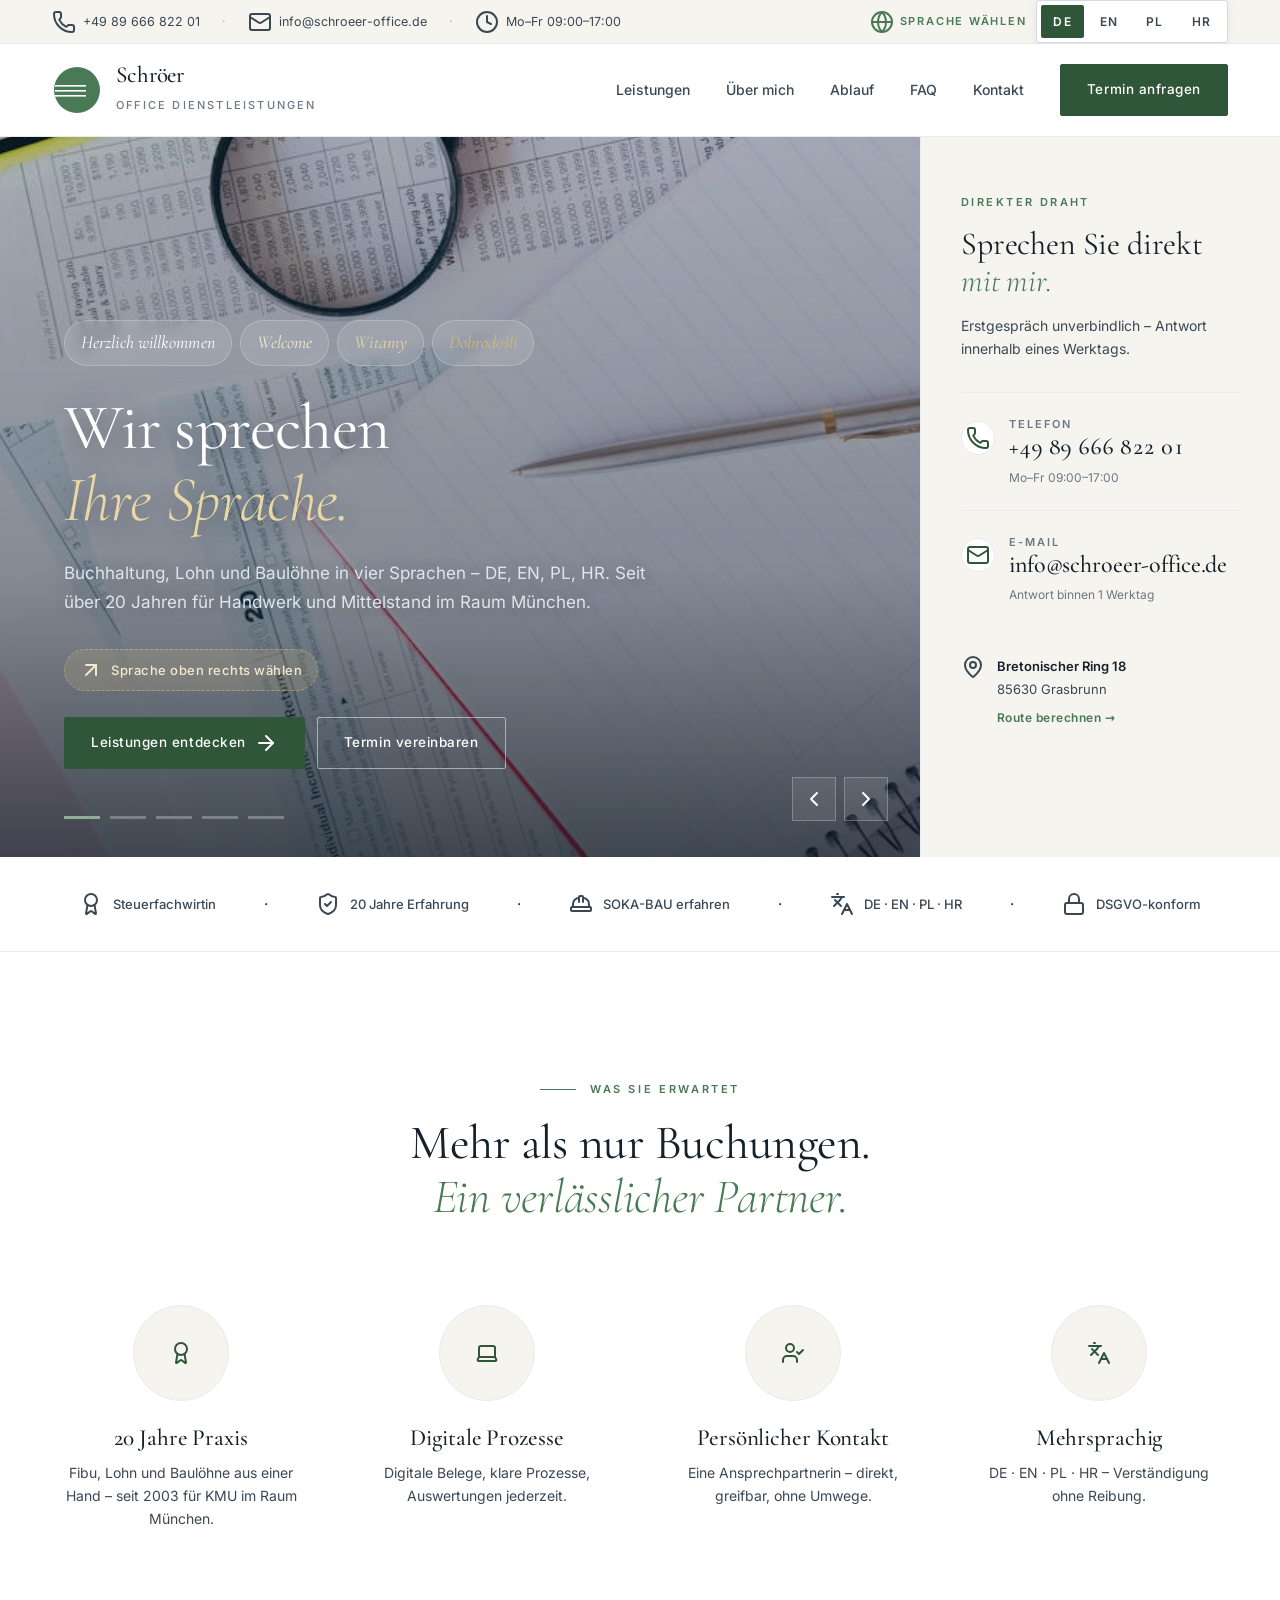
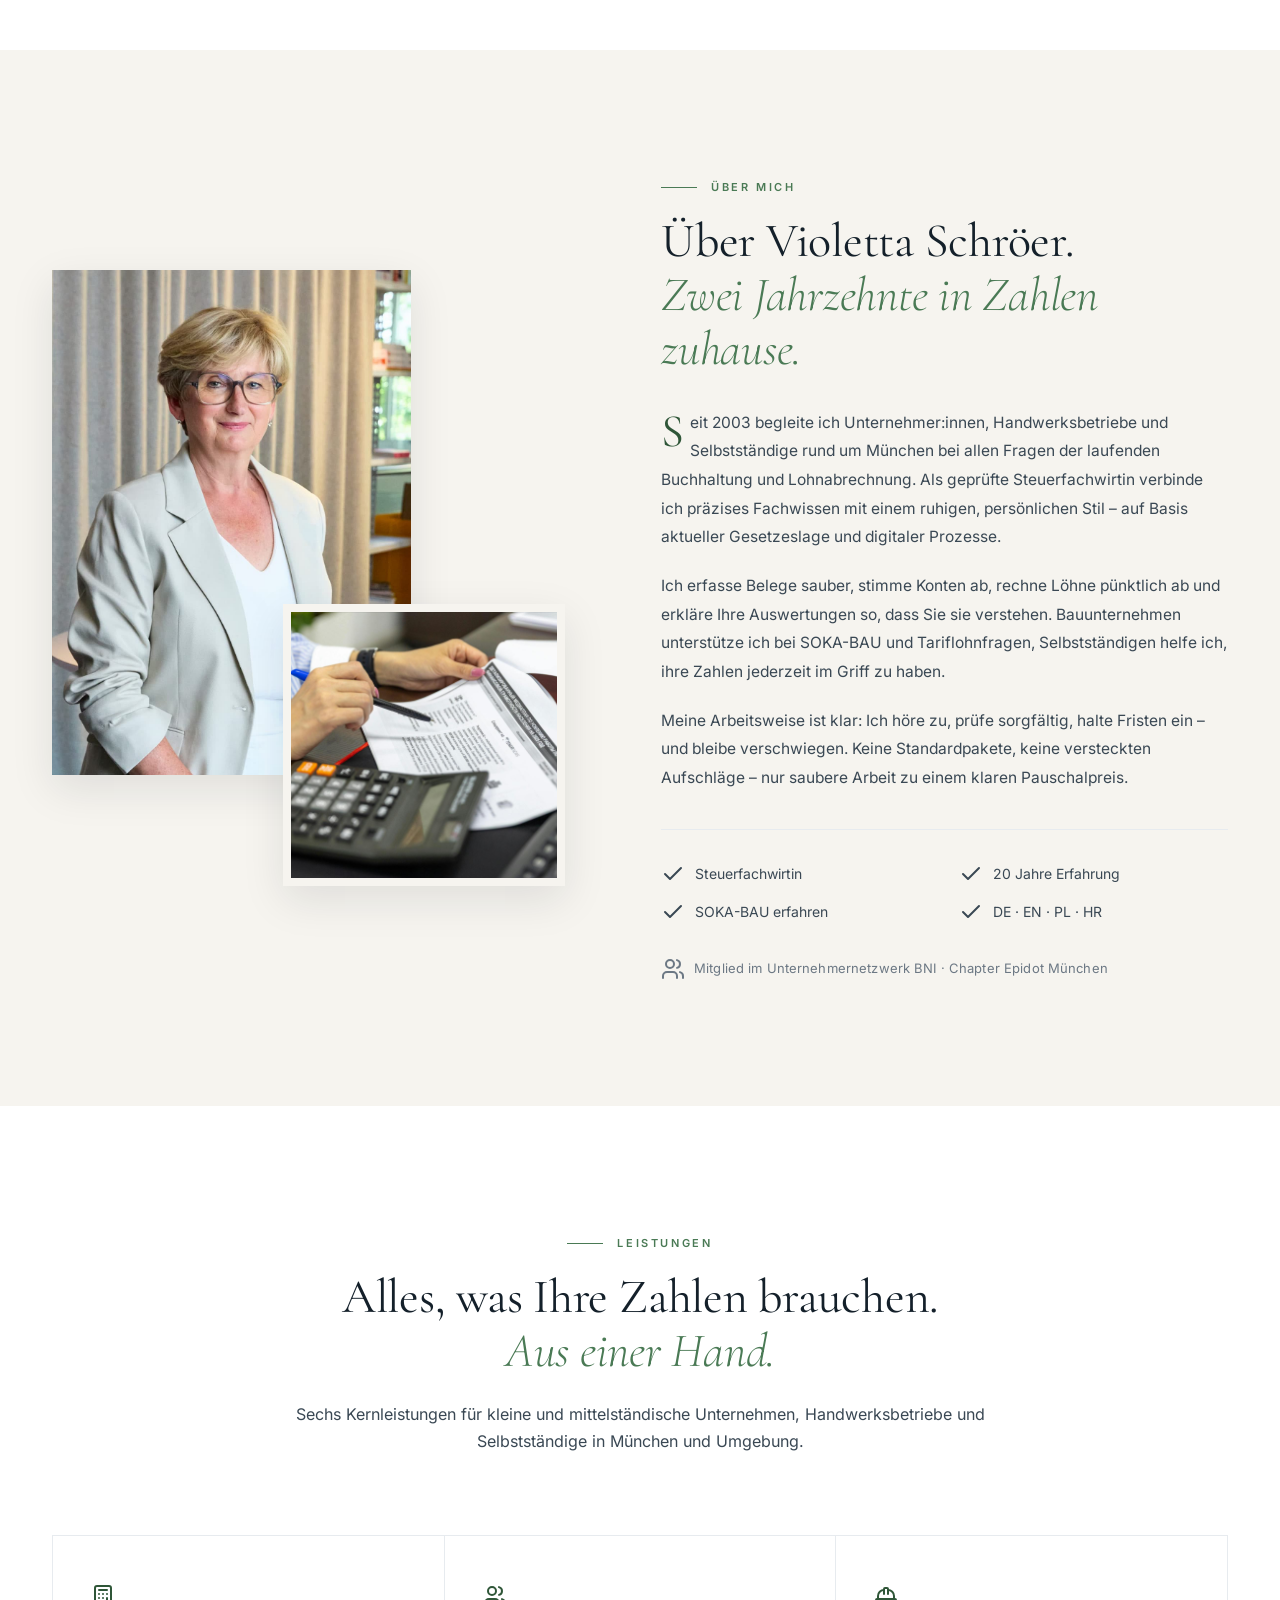
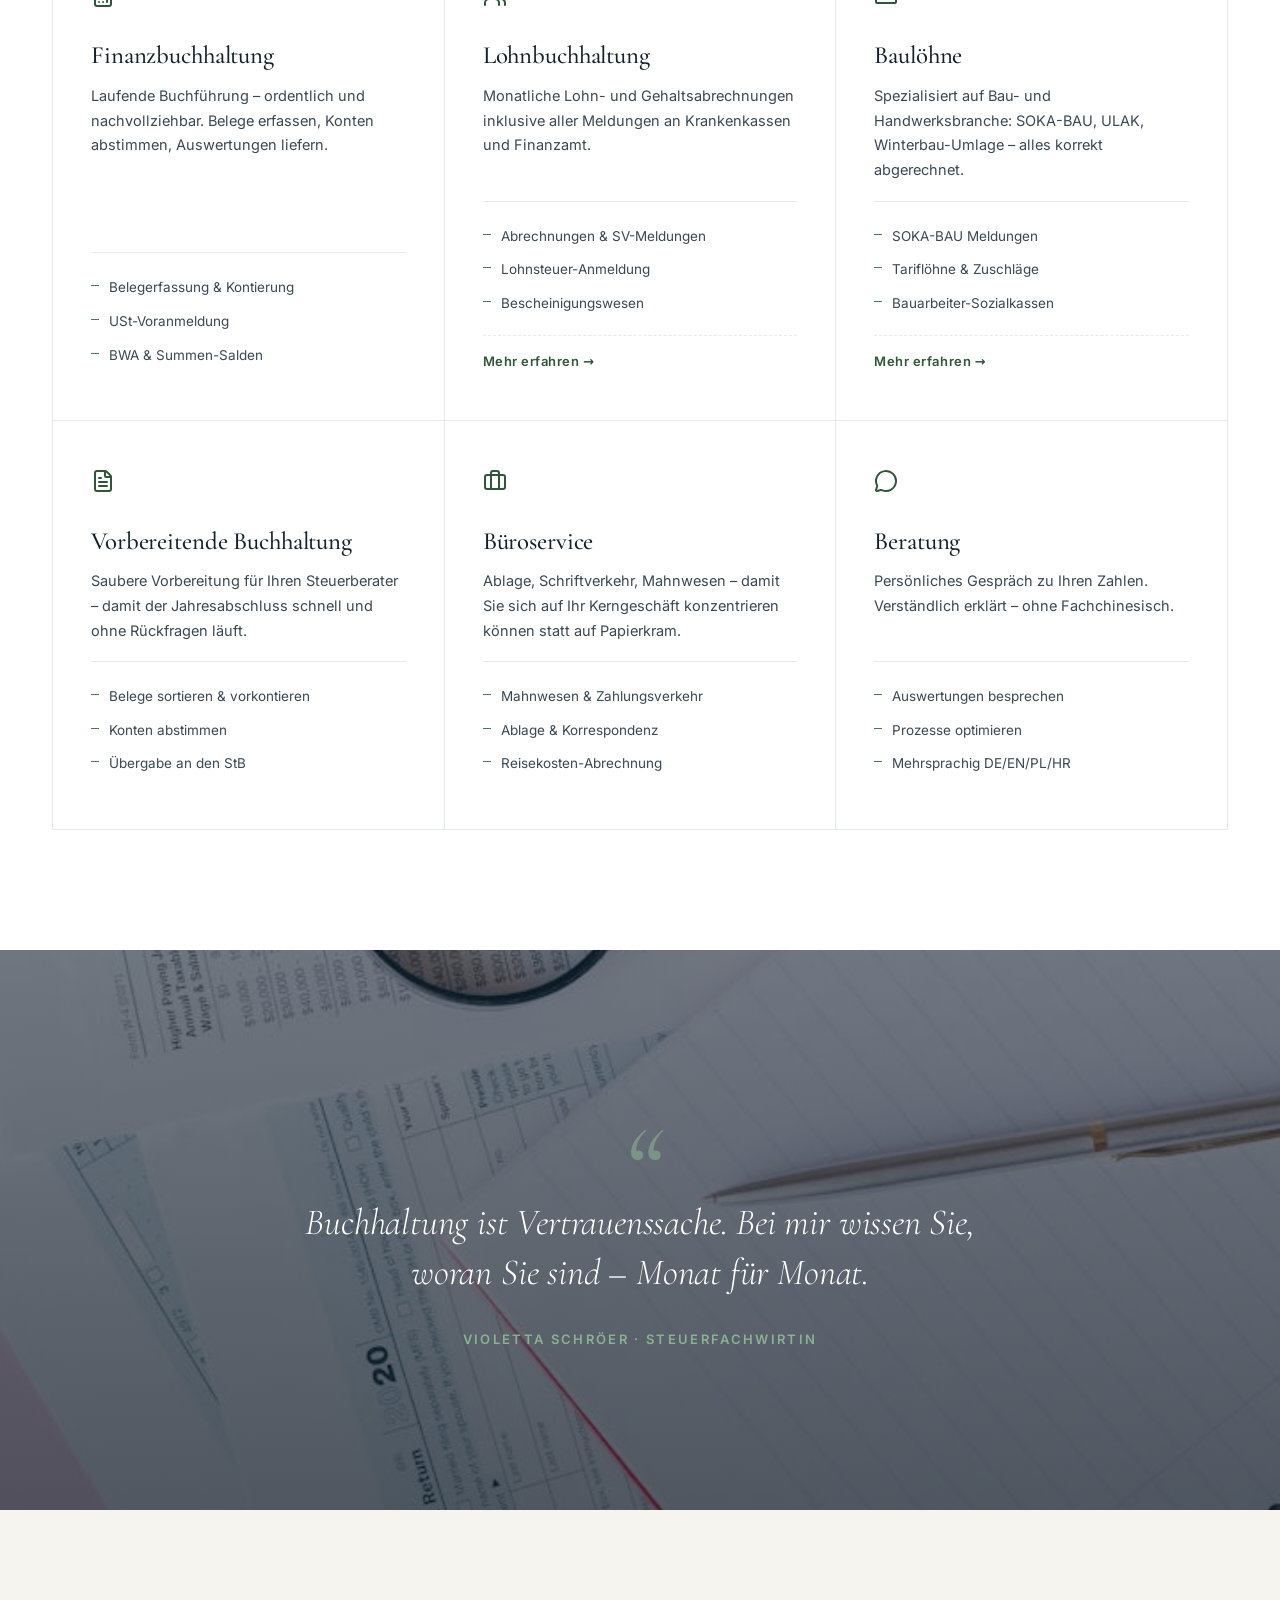
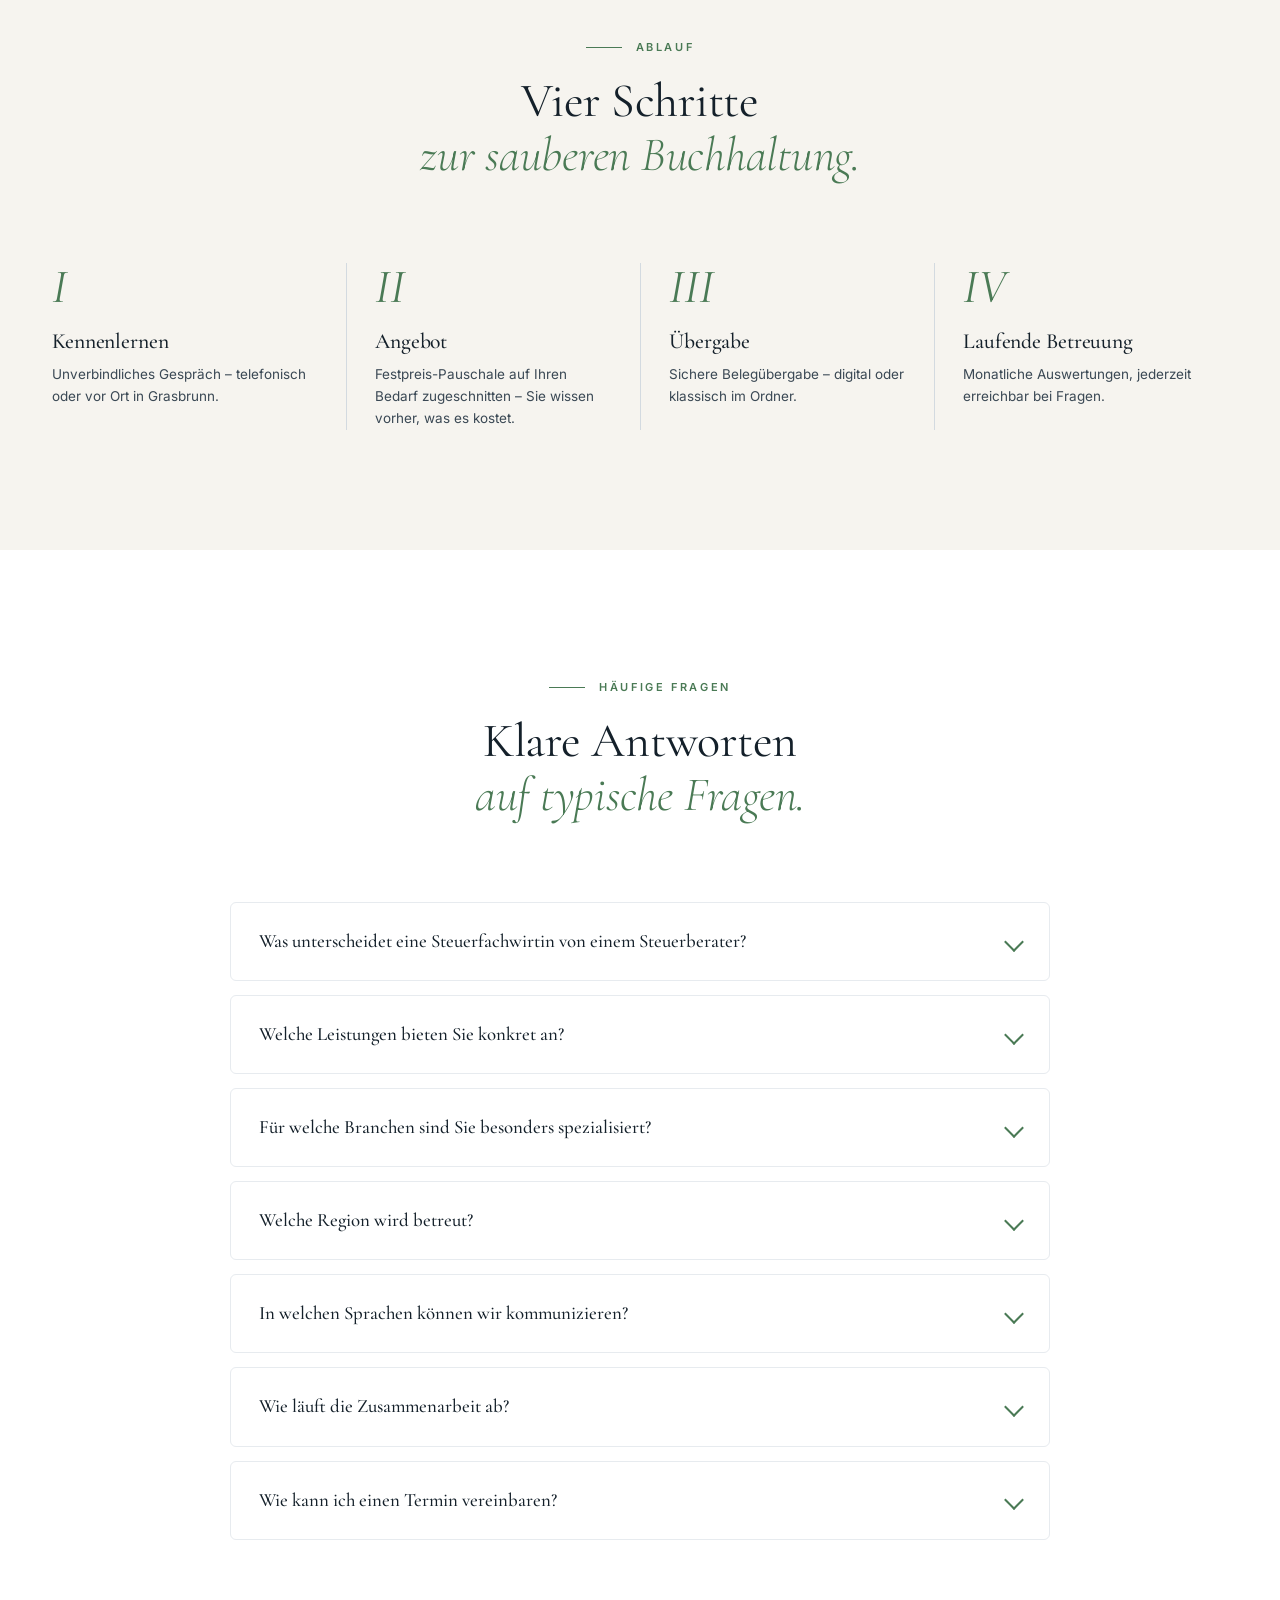
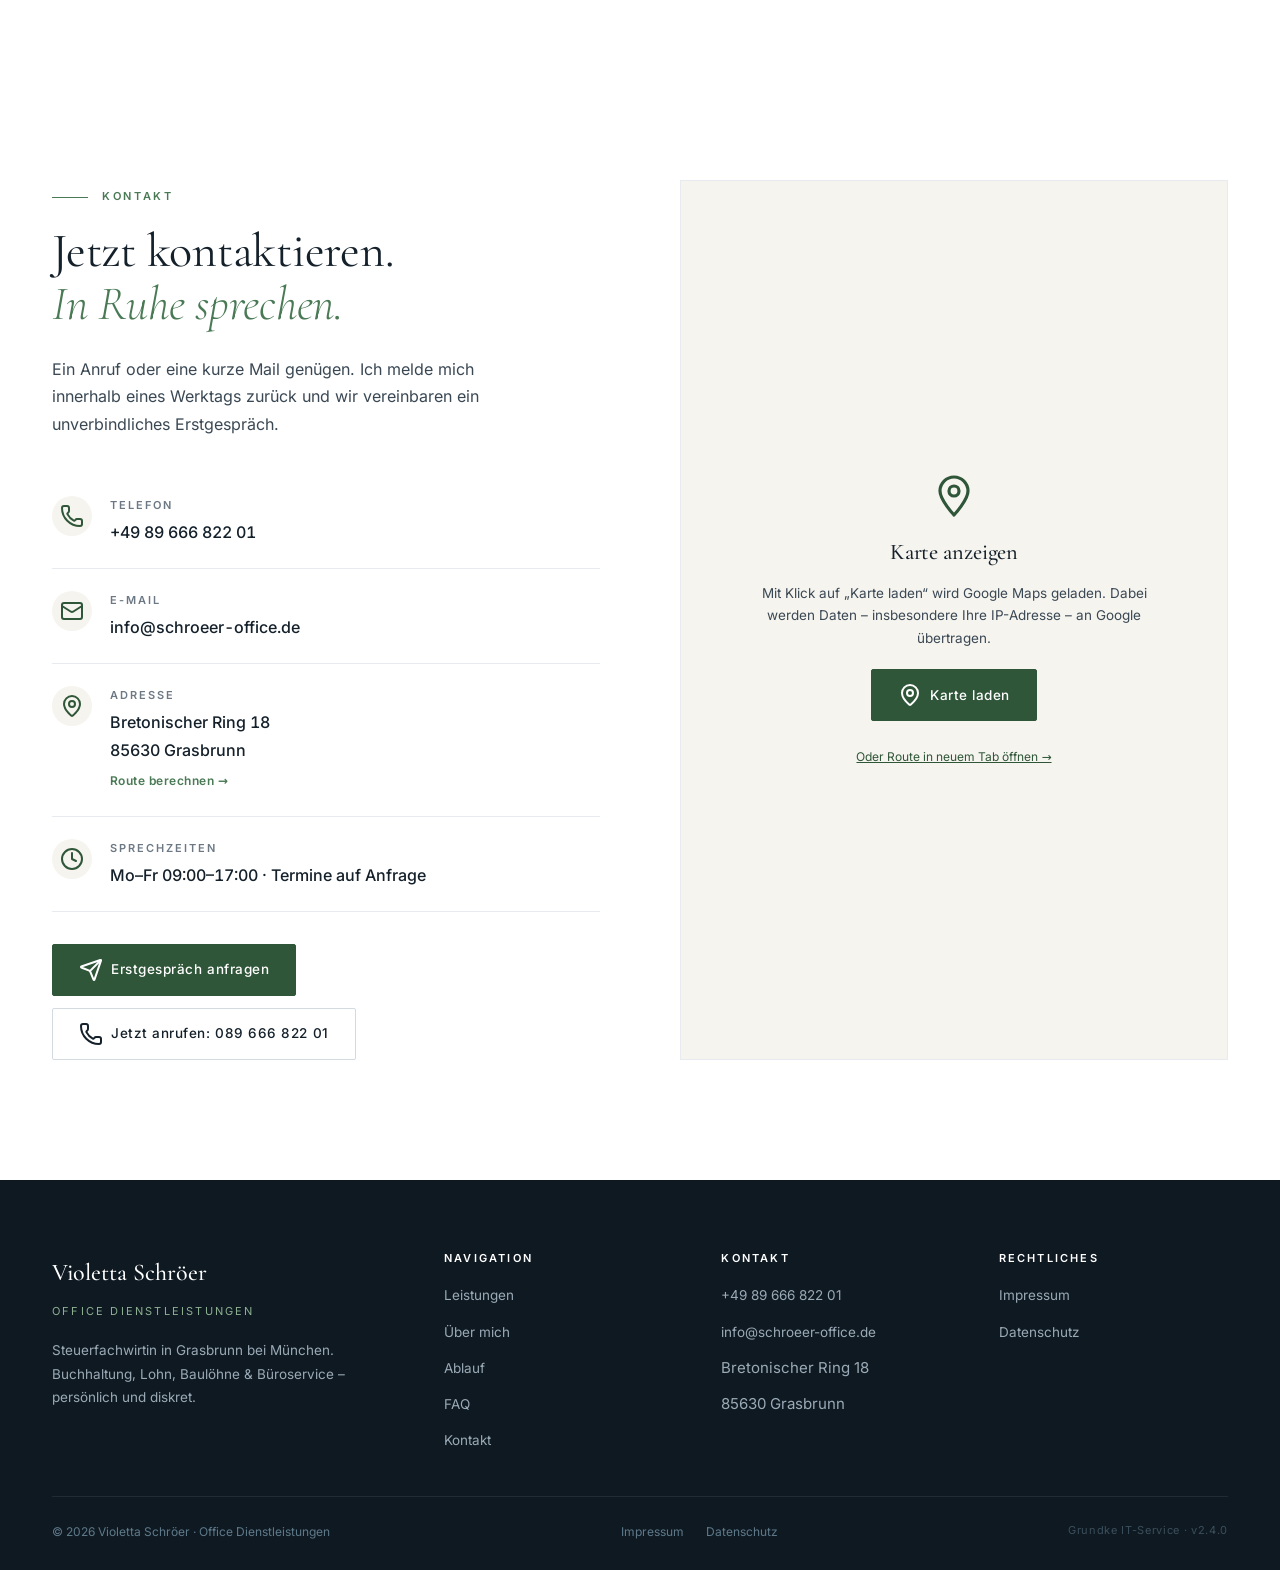
<file: index.html>
<!DOCTYPE html>
<!--
  ============================================================================
  Titel:        Violetta Schröer – Office Dienstleistungen (Produktion v2.4)
  Version:      2.4.0  (2026-05-02)
  Autor:        Andreas Grundke – Grundke IT-Service
  CI:           Schröer-Grün · Cormorant Garamond + Inter
  Stack:        Vanilla HTML/CSS/JS · GitHub Pages · Custom Domain IONOS-DNS

  Beschreibung:
    Statischer OnePager mit i18n DE/EN/PL/HR (client-seitig). Hero-Slider
    mit 5 lokalen Bildern, Sticky-CTA-Sidebar. SEO: Schema.org
    (AccountingService + LocalBusiness + Person + FAQPage), hreflang,
    OpenGraph, semantisches HTML, FAQ-Block für GEO/AI-Suche.
    A11y: Skip-Link, ARIA-Landmarks, prefers-reduced-motion, Focus-Visible.
    DSGVO: Lokale Fonts, Maps-Consent (Zwei-Klick), kein Tracking.

  Änderungshistorie:
    2026-05-02  v1.0.0  Erste Produktion (Navy+Gold) — verworfen
    2026-05-02  v2.0.0  Auf Cloud-Design v3 (Grün, Hero-Slider) umgestellt
    2026-05-02  v2.1.0  Polish: Header-Btn lesbar, Hero-Padding 0,
                        Floating-CTAs (Tel+Mail+Top), Maps-Consent,
                        Lokale Fonts, Mobile-First, Spec-Panel-CI,
                        Impressum/Datenschutz erweitert,
                        Visitenkarte als Subpage
    2026-05-02  v2.1.1  Fix Scroll-to-Top Funcname-Kollision
    2026-05-02  v2.1.2  Lenis Smooth-Scroll (lokal) für Wheel/Trackpad
    2026-05-02  v2.4.0  Polish-Round-2:
                        - og-image.png (1200x630) via Headless-Chrome-Template
                        - Service-Subpages /leistungen/baulohn-soka-bau.html
                          + lohnbuchhaltung-muenchen.html (Long-Tail-SEO)
                        - Favicon-Set: SVG + 16/32/180/192/512 PNG + Webmanifest
                        - Service-Karten linken auf Subpages (svc_more i18n)
                        - setup.ps1 fuer Onboarding auf neuem PC
    2026-05-02  v2.3.0  CSS in assets/css/main.css ausgelagert,
                        Variable --gold -> --accent (sauberer Naming),
                        Statische Sprach-Subdirs /en/ /pl/ /hr/ via
                        build-i18n.ps1 (DE bleibt im Root), hreflang
                        reaktiviert mit echten URLs, Sitemap mit
                        allen 4 Sprach-Varianten + hreflang-Cluster.
    2026-05-02  v2.2.0  Review-Polish (UI/Copy/SEO+GEO):
                        - Lucide lokal, hreflang/Sitemap aufgeräumt,
                          WebSite-Schema, Geo-Koords korrekt, NAP einheitlich
                        - 5 H1 → 1 H1 + H2.hero-h, Hero-Bilder als <img>
                          mit fetchpriority/lazy/alt, inaktive Slides
                          aria-hidden+inert
                        - scroll-margin-top + Lenis-Anker-Hook,
                          inline onclicks raus (CSP), aria-current Token
                        - transition:all → konkret, Drop-Cap Mobile-Off,
                          Hero-Höhe responsive, typo Quotes, tabular-nums,
                          PL-Tippfehler
                        - Copy: alle 12 Vorschläge in DE/EN/PL/HR + Schema
  ============================================================================
-->
<html lang="de">
<head>
<meta charset="UTF-8"/>
<meta name="viewport" content="width=device-width, initial-scale=1.0"/>
<meta name="theme-color" content="#2f5638"/>

<title>Violetta Schröer – Steuerfachwirtin Grasbrunn b. München · Buchhaltung, Lohn, Baulöhne</title>
<meta name="description" content="Steuerfachwirtin in Grasbrunn bei München. Persönliche Finanzbuchhaltung, Lohnbuchhaltung, Baulöhne und Büroservice. Über 20 Jahre Erfahrung. Mehrsprachig DE/EN/PL/HR."/>
<meta name="author" content="Violetta Schröer"/>
<meta name="robots" content="index, follow, max-image-preview:large"/>
<link rel="canonical" href="https://schroeer-office.de/"/>

<!-- hreflang: statische Sprach-Subdirs werden per build-i18n.ps1 erzeugt.
     Pro Variante wird canonical jeweils auf die eigene URL gesetzt. -->
<link rel="alternate" hreflang="de"        href="https://schroeer-office.de/"/>
<link rel="alternate" hreflang="en"        href="https://schroeer-office.de/en/"/>
<link rel="alternate" hreflang="pl"        href="https://schroeer-office.de/pl/"/>
<link rel="alternate" hreflang="hr"        href="https://schroeer-office.de/hr/"/>
<link rel="alternate" hreflang="x-default" href="https://schroeer-office.de/"/>

<meta property="og:type" content="website"/>
<meta property="og:title" content="Violetta Schröer – Office Dienstleistungen | Steuerfachwirtin Grasbrunn"/>
<meta property="og:description" content="Wir sprechen Ihre Sprache. Buchhaltung in vier Sprachen – persönlich, diskret und mit über 20 Jahren Erfahrung."/>
<meta property="og:url" content="https://schroeer-office.de/"/>
<meta property="og:locale" content="de_DE"/>
<meta property="og:locale:alternate" content="en_US"/>
<meta property="og:locale:alternate" content="pl_PL"/>
<meta property="og:locale:alternate" content="hr_HR"/>
<meta property="og:image" content="https://schroeer-office.de/assets/img/og-image.png?v=2026-09"/>
<meta property="og:image:width" content="1200"/>
<meta property="og:image:height" content="630"/>
<meta property="og:image:alt" content="Violetta Schröer – Office Dienstleistungen, Grasbrunn bei München"/>
<meta name="twitter:card" content="summary_large_image"/>

<!-- Favicon: grünes SVG-Logo -->
<link rel="icon" type="image/svg+xml" href="data:image/svg+xml,%3Csvg xmlns='http://www.w3.org/2000/svg' viewBox='0 0 100 100'%3E%3Ccircle cx='50' cy='50' r='46' fill='%234a7a55'/%3E%3Crect x='6' y='40' width='62' height='3.2' fill='%23fff'/%3E%3Crect x='6' y='50' width='62' height='3.2' fill='%23fff'/%3E%3Crect x='6' y='60' width='62' height='3.2' fill='%23fff'/%3E%3C/svg%3E"/>

<!-- ============ SCHEMA.ORG (SEO + GEO/AI-Suche) ============ -->
<script type="application/ld+json">
{
  "@context": "https://schema.org",
  "@type": ["AccountingService", "LocalBusiness"],
  "@id": "https://schroeer-office.de/#business",
  "name": "Violetta Schröer – Office Dienstleistungen",
  "alternateName": "Schröer Office Dienstleistungen",
  "description": "Steuerfachwirtin in Grasbrunn bei München. Persönliche Finanzbuchhaltung, Lohnbuchhaltung, Baulöhne und Büroservice für KMU, Handwerk und Selbstständige. Mehrsprachig DE/EN/PL/HR.",
  "url": "https://schroeer-office.de",
  "image": "https://schroeer-office.de/assets/img/violetta-schroeer.jpg",
  "telephone": "+498966682201",
  "email": "info@schroeer-office.de",
  "founder": { "@id": "https://schroeer-office.de/#person" },
  "sameAs": ["https://bni-suedbayern.de/chapter-epidot-muenchen/de/memberdetails?encryptedMemberId=QcNjl3Jh8WOMbqFQBjpSXA%3D%3D&cmsv3=true&name=Violetta+Schr%C3%B6er"],
  "address": {
    "@type": "PostalAddress",
    "streetAddress": "Bretonischer Ring 18",
    "postalCode": "85630",
    "addressLocality": "Grasbrunn",
    "addressRegion": "BY",
    "addressCountry": "DE"
  },
  "geo": { "@type": "GeoCoordinates", "latitude": 48.0703, "longitude": 11.7406 },
  "areaServed": [
    { "@type": "City", "name": "München" },
    { "@type": "City", "name": "Grasbrunn" },
    { "@type": "City", "name": "Haar" },
    { "@type": "City", "name": "Vaterstetten" },
    { "@type": "City", "name": "Putzbrunn" },
    { "@type": "City", "name": "Ottobrunn" },
    { "@type": "AdministrativeArea", "name": "Landkreis München" }
  ],
  "openingHoursSpecification": [{
    "@type": "OpeningHoursSpecification",
    "dayOfWeek": ["Monday","Tuesday","Wednesday","Thursday","Friday"],
    "opens": "09:00", "closes": "17:00"
  }],
  "priceRange": "€€",
  "currenciesAccepted": "EUR",
  "paymentAccepted": "Überweisung, SEPA-Lastschrift",
  "knowsLanguage": ["de","en","pl","hr"],
  "hasOfferCatalog": {
    "@type": "OfferCatalog", "name": "Leistungen",
    "itemListElement": [
      { "@type": "Offer", "itemOffered": { "@type": "Service", "name": "Finanzbuchhaltung", "description": "Laufende Buchführung, Belegerfassung, Kontenabstimmung, USt-Voranmeldung, BWA." } },
      { "@type": "Offer", "itemOffered": { "@type": "Service", "name": "Lohnbuchhaltung", "description": "Monatliche Lohn- und Gehaltsabrechnungen mit allen Meldungen an Krankenkassen und Finanzamt." } },
      { "@type": "Offer", "itemOffered": { "@type": "Service", "name": "Baulöhne", "description": "Spezialisiert auf Bau- und Handwerksbranche: SOKA-BAU, ULAK, Winterbau-Umlage." } },
      { "@type": "Offer", "itemOffered": { "@type": "Service", "name": "Vorbereitende Buchhaltung", "description": "Saubere Vorbereitung für den Steuerberater zur effizienten Jahresabschluss-Erstellung." } },
      { "@type": "Offer", "itemOffered": { "@type": "Service", "name": "Büroservice", "description": "Ablage, Schriftverkehr, Mahnwesen, Reisekosten-Abrechnung." } },
      { "@type": "Offer", "itemOffered": { "@type": "Service", "name": "Beratung", "description": "Persönliches Gespräch zu Ihren Zahlen, mehrsprachig DE/EN/PL/HR." } }
    ]
  }
}
</script>

<script type="application/ld+json">
{
  "@context": "https://schema.org",
  "@type": "Person",
  "@id": "https://schroeer-office.de/#person",
  "name": "Violetta Schröer",
  "alternateName": ["Wioletta Schröer", "Violetta Schroeer"],
  "jobTitle": "Steuerfachwirtin, Geschäftsführerin",
  "sameAs": ["https://bni-suedbayern.de/chapter-epidot-muenchen/de/memberdetails?encryptedMemberId=QcNjl3Jh8WOMbqFQBjpSXA%3D%3D&cmsv3=true&name=Violetta+Schr%C3%B6er"],
  "memberOf": { "@type": "Organization", "name": "BNI Chapter Epidot München", "url": "https://bni-suedbayern.de/chapter-epidot-muenchen/de/" },
  "worksFor": { "@id": "https://schroeer-office.de/#business" },
  "knowsLanguage": ["de","en","pl","hr"],
  "hasCredential": {
    "@type": "EducationalOccupationalCredential",
    "credentialCategory": "Steuerfachwirtin",
    "recognizedBy": { "@type": "Organization", "name": "IHK München und Oberbayern" }
  },
  "image": "https://schroeer-office.de/assets/img/violetta-schroeer.jpg"
}
</script>

<script type="application/ld+json">
{
  "@context": "https://schema.org",
  "@type": "WebSite",
  "@id": "https://schroeer-office.de/#website",
  "url": "https://schroeer-office.de/",
  "name": "Violetta Schröer – Office Dienstleistungen",
  "inLanguage": ["de-DE", "en", "pl", "hr"],
  "publisher": { "@id": "https://schroeer-office.de/#business" }
}
</script>

<script type="application/ld+json">
{
  "@context": "https://schema.org",
  "@type": "FAQPage",
  "mainEntity": [
    { "@type": "Question", "name": "Was unterscheidet eine Steuerfachwirtin von einem Steuerberater?",
      "acceptedAnswer": { "@type": "Answer", "text": "Kurz gesagt: Ich übernehme Ihre laufende Buchhaltung, Lohnabrechnung und alle Vorbereitungsarbeiten – den Jahresabschluss und die finale Steuerberatung übernimmt Ihr Steuerberater. Das ist gesetzlich klar geregelt (§ 6 StBerG) und für viele KMU die kostengünstigere Lösung." }
    },
    { "@type": "Question", "name": "Welche Leistungen bietet Schröer Office Dienstleistungen an?",
      "acceptedAnswer": { "@type": "Answer", "text": "Sechs Kernleistungen: Finanzbuchhaltung, Lohnbuchhaltung mit allen SV-Meldungen, Baulöhne mit SOKA-BAU, vorbereitende Buchhaltung für den Steuerberater, allgemeiner Büroservice (Mahnwesen, Korrespondenz, Reisekosten) sowie persönliche Beratung in Deutsch, Englisch, Polnisch und Kroatisch." }
    },
    { "@type": "Question", "name": "Für welche Branchen ist Violetta Schröer spezialisiert?",
      "acceptedAnswer": { "@type": "Answer", "text": "Schwerpunkt sind kleine und mittelständische Unternehmen, Handwerksbetriebe und Selbstständige in München und Umgebung. Besondere Erfahrung in der Bau- und Handwerksbranche mit SOKA-BAU, ULAK und tariflichen Lohnabrechnungen." }
    },
    { "@type": "Question", "name": "Wo befindet sich der Standort und welche Region wird betreut?",
      "acceptedAnswer": { "@type": "Answer", "text": "Der Standort ist Bretonischer Ring 18, 85630 Grasbrunn bei München. Betreut werden Unternehmen in Grasbrunn, München, Haar, Vaterstetten, Putzbrunn, Ottobrunn und im gesamten Landkreis München. Termine vor Ort oder digital möglich." }
    },
    { "@type": "Question", "name": "Welche Sprachen werden gesprochen?",
      "acceptedAnswer": { "@type": "Answer", "text": "Beratung und Korrespondenz sind möglich in Deutsch, Englisch, Polnisch und Kroatisch. Damit können auch Mitarbeitende und Geschäftspartner in ihrer Muttersprache betreut werden." }
    },
    { "@type": "Question", "name": "Wie läuft die Zusammenarbeit konkret ab?",
      "acceptedAnswer": { "@type": "Answer", "text": "In vier Schritten: 1. Unverbindliches Kennenlerngespräch (telefonisch oder vor Ort), 2. Transparentes Pauschalangebot auf Bedarf zugeschnitten, 3. Sichere Belegübergabe digital oder im Ordner, 4. Laufende Betreuung mit monatlichen Auswertungen." }
    },
    { "@type": "Question", "name": "Wie kann ich einen Termin vereinbaren?",
      "acceptedAnswer": { "@type": "Answer", "text": "Per Telefon unter +49 89 666 822 01 oder per E-Mail an info@schroeer-office.de. Rückmeldung erfolgt innerhalb eines Werktags. Sprechzeiten: Montag bis Freitag 09:00–17:00." }
    }
  ]
}
</script>

<!-- Lokale Schriftarten (DSGVO-konform, kein Google CDN) -->
<link rel="stylesheet" href="assets/fonts/fonts.css"/>
<!-- Lenis: smooth-Scroll für Mausrad + Touch (lokal, ~14 KB) -->
<link rel="stylesheet" href="assets/js/lenis.css"/>

<link rel="stylesheet" href="assets/css/main.css"/>
</head>
<body>

<a href="#main" class="skip-link" data-i18n="skip_link">Zum Hauptinhalt springen</a>

<!-- ============ TOPBAR ============ -->
<div class="topbar" role="complementary" aria-label="Schnellkontakt und Sprachwahl">
  <div class="wrap">
    <div class="meta">
      <a href="tel:+498966682201" aria-label="Anrufen +49 89 666 822 01"><i data-lucide="phone" aria-hidden="true"></i><span>+49 89 666 822 01</span></a>
      <span class="sep hide-sm" aria-hidden="true">·</span>
      <a href="mailto:info@schroeer-office.de" class="hide-sm" aria-label="E-Mail an info@schroeer-office.de"><i data-lucide="mail" aria-hidden="true"></i><span>info@schroeer-office.de</span></a>
      <span class="sep hide-sm" aria-hidden="true">·</span>
      <span class="hide-sm" style="display:inline-flex;align-items:center;gap:7px;"><i data-lucide="clock" aria-hidden="true"></i><span data-i18n="topbar_hours">Mo–Fr 09:00–17:00</span></span>
    </div>
    <div class="lang-wrap">
      <span class="lang-label"><i data-lucide="globe" aria-hidden="true"></i><span data-i18n="lang_label">Sprache wählen</span></span>
      <div class="lang-sw pulse" id="lang-sw" role="group" aria-label="Sprache">
        <a href="/" data-lang="de" class="act" hreflang="de" rel="alternate">DE</a>
        <a href="/en/" data-lang="en" hreflang="en" rel="alternate">EN</a>
        <a href="/pl/" data-lang="pl" hreflang="pl" rel="alternate">PL</a>
        <a href="/hr/" data-lang="hr" hreflang="hr" rel="alternate">HR</a>
      </div>
    </div>
  </div>
</div>

<!-- ============ HEADER ============ -->
<header class="site" role="banner">
  <div class="wrap">
    <a href="#top" class="logo" aria-label="Schröer – Office Dienstleistungen">
      <svg viewBox="0 0 100 100" width="50" height="50" aria-hidden="true">
        <circle cx="50" cy="50" r="46" fill="#4a7a55"/>
        <rect x="6" y="40" width="62" height="3.2" fill="#fff"/>
        <rect x="6" y="50" width="62" height="3.2" fill="#fff"/>
        <rect x="6" y="60" width="62" height="3.2" fill="#fff"/>
      </svg>
      <span>
        <span class="name">Schröer</span><br/>
        <span class="tagline" data-i18n="logo_tagline">Office Dienstleistungen</span>
      </span>
    </a>
    <nav class="main" id="mainnav" role="navigation" aria-label="Hauptmenü">
      <a href="#leistungen" data-i18n="nav_services">Leistungen</a>
      <a href="#ueber" data-i18n="nav_about">Über mich</a>
      <a href="#ablauf" data-i18n="nav_process">Ablauf</a>
      <a href="#faq" data-i18n="nav_faq">FAQ</a>
      <a href="#kontakt" data-i18n="nav_contact">Kontakt</a>
      <a href="#kontakt" class="btn btn-primary" data-i18n="nav_cta">Termin anfragen</a>
    </nav>
    <button class="menu-toggle" id="menuToggle" type="button" aria-label="Menü öffnen" aria-expanded="false" aria-controls="mainnav">
      <i data-lucide="menu" aria-hidden="true"></i>
    </button>
  </div>
</header>

<main id="main">

<!-- ============ HERO – Slider + Sticky CTA ============ -->
<section class="hero" id="top" aria-label="Hero">
  <div class="hero-grid">
    <div class="hero-slider" id="hero-slider">

      <div class="hero-slide act" data-slide="0">
        <img class="bg-img" src="assets/img/hero/slide5-buero.jpg" alt="Empfangsbüro – Schröer Office Dienstleistungen, Grasbrunn b. München" width="1920" height="1280" fetchpriority="high" decoding="async"/>
        <div class="copy">
          <div class="hello-row" aria-hidden="true">
            <span class="hello-chip">Herzlich willkommen</span>
            <span class="hello-chip">Welcome</span>
            <span class="hello-chip">Witamy</span>
            <span class="hello-chip">Dobrodošli</span>
          </div>
          <h1>
            <span data-i18n="hero1_h1_a">Wir sprechen</span>
            <span class="italic" data-i18n="hero1_h1_b">Ihre Sprache.</span>
          </h1>
          <p class="sub" data-i18n="hero1_sub">Buchhaltung, Lohn und Baulöhne in vier Sprachen – DE, EN, PL, HR. Seit über 20 Jahren für Handwerk und Mittelstand im Raum München.</p>
          <div class="lang-hint">
            <i data-lucide="arrow-up-right" aria-hidden="true"></i>
            <span data-i18n="hero1_lang_hint">Sprache oben rechts wählen</span>
          </div>
          <div class="cta-row">
            <a href="#leistungen" class="btn btn-gold">
              <span data-i18n="hero_cta_services">Leistungen entdecken</span>
              <i data-lucide="arrow-right" aria-hidden="true"></i>
            </a>
            <a href="#kontakt" class="btn btn-outline-light">
              <span data-i18n="hero_cta_contact">Termin vereinbaren</span>
            </a>
          </div>
        </div>
      </div>

      <div class="hero-slide" data-slide="1" aria-hidden="true" inert>
        <img class="bg-img" src="assets/img/hero/slide1-steuerformulare.jpg" alt="Steuerformulare und Buchhaltungsunterlagen am Arbeitsplatz" width="1920" height="1280" loading="lazy" decoding="async"/>
        <div class="copy">
          <div class="hello-row" aria-hidden="true">
            <span class="hello-chip">Herzlich willkommen</span>
            <span class="hello-chip">Welcome</span>
            <span class="hello-chip">Witamy</span>
            <span class="hello-chip">Dobrodošli</span>
          </div>
          <span class="eyebrow-c" data-i18n="hero2_eyebrow">Finanzbuchhaltung</span>
          <h2 class="hero-h">
            <span data-i18n="hero2_h1_a">Saubere Bücher.</span>
            <span class="italic" data-i18n="hero2_h1_b">Klare Auswertungen.</span>
          </h2>
          <p class="sub" data-i18n="hero2_sub">Monatliche BWA und USt-Voranmeldungen – pünktlich und nachvollziehbar.</p>
          <div class="cta-row">
            <a href="#leistungen" class="btn btn-gold">
              <span data-i18n="hero_cta_services">Leistungen entdecken</span>
              <i data-lucide="arrow-right" aria-hidden="true"></i>
            </a>
            <a href="#kontakt" class="btn btn-outline-light">
              <span data-i18n="hero_cta_contact">Termin vereinbaren</span>
            </a>
          </div>
        </div>
      </div>

      <div class="hero-slide" data-slide="2" aria-hidden="true" inert>
        <img class="bg-img" src="assets/img/hero/slide4-belege.jpg" alt="Lohnabrechnungs- und Baulohn-Belege im Ordner" width="1920" height="1280" loading="lazy" decoding="async"/>
        <div class="copy">
          <div class="hello-row" aria-hidden="true">
            <span class="hello-chip">Herzlich willkommen</span>
            <span class="hello-chip">Welcome</span>
            <span class="hello-chip">Witamy</span>
            <span class="hello-chip">Dobrodošli</span>
          </div>
          <span class="eyebrow-c" data-i18n="hero3_eyebrow">Lohn &amp; Baulöhne</span>
          <h2 class="hero-h">
            <span data-i18n="hero3_h1_a">Lohnabrechnung.</span>
            <span class="italic" data-i18n="hero3_h1_b">Pünktlich. Auch beim Bau.</span>
          </h2>
          <p class="sub" data-i18n="hero3_sub">Spezialisiert auf SOKA-BAU, Tariflöhne und alle SV-Meldungen – Monat für Monat verlässlich.</p>
          <div class="cta-row">
            <a href="#leistungen" class="btn btn-gold">
              <span data-i18n="hero_cta_services">Leistungen entdecken</span>
              <i data-lucide="arrow-right" aria-hidden="true"></i>
            </a>
            <a href="#kontakt" class="btn btn-outline-light">
              <span data-i18n="hero_cta_contact">Termin vereinbaren</span>
            </a>
          </div>
        </div>
      </div>

      <div class="hero-slide" data-slide="3" aria-hidden="true" inert>
        <img class="bg-img" src="assets/img/hero/slide2-schreibtisch.jpg" alt="Persönliche Beratung am Schreibtisch" width="1920" height="1280" loading="lazy" decoding="async"/>
        <div class="copy">
          <div class="hello-row" aria-hidden="true">
            <span class="hello-chip">Herzlich willkommen</span>
            <span class="hello-chip">Welcome</span>
            <span class="hello-chip">Witamy</span>
            <span class="hello-chip">Dobrodošli</span>
          </div>
          <span class="eyebrow-c" data-i18n="hero4_eyebrow">Persönlich &amp; mehrsprachig</span>
          <h2 class="hero-h">
            <span data-i18n="hero4_h1_a">Eine Ansprechpartnerin.</span>
            <span class="italic" data-i18n="hero4_h1_b">Vier Sprachen.</span>
          </h2>
          <p class="sub" data-i18n="hero4_sub">DE · EN · PL · HR – Verständigung ohne Reibung. Direkt, greifbar, ohne Callcenter.</p>
          <div class="cta-row">
            <a href="#ueber" class="btn btn-gold">
              <span data-i18n="hero_cta_about">Mehr über mich</span>
              <i data-lucide="arrow-right" aria-hidden="true"></i>
            </a>
            <a href="#kontakt" class="btn btn-outline-light">
              <span data-i18n="hero_cta_contact">Termin vereinbaren</span>
            </a>
          </div>
        </div>
      </div>

      <div class="hero-slide" data-slide="4" aria-hidden="true" inert>
        <img class="bg-img" src="assets/img/hero/slide3-unterlagen.jpg" alt="Bürostandort Bretonischer Ring 18, Grasbrunn" width="1920" height="1280" loading="lazy" decoding="async"/>
        <div class="copy">
          <div class="hello-row" aria-hidden="true">
            <span class="hello-chip">Herzlich willkommen</span>
            <span class="hello-chip">Welcome</span>
            <span class="hello-chip">Witamy</span>
            <span class="hello-chip">Dobrodošli</span>
          </div>
          <span class="eyebrow-c" data-i18n="hero5_eyebrow">Grasbrunn b. München</span>
          <h2 class="hero-h">
            <span data-i18n="hero5_h1_a">Vor Ort verankert.</span>
            <span class="italic" data-i18n="hero5_h1_b">Digital aufgestellt.</span>
          </h2>
          <p class="sub" data-i18n="hero5_sub">Persönlicher Termin in Grasbrunn oder digitale Belegübergabe – Sie entscheiden, was zu Ihrem Alltag passt.</p>
          <div class="cta-row">
            <a href="#kontakt" class="btn btn-gold">
              <span data-i18n="hero_cta_contact">Termin vereinbaren</span>
              <i data-lucide="arrow-right" aria-hidden="true"></i>
            </a>
            <a href="#leistungen" class="btn btn-outline-light">
              <span data-i18n="hero_cta_services">Leistungen entdecken</span>
            </a>
          </div>
        </div>
      </div>

      <div class="hero-dots" role="tablist" aria-label="Slider Steuerung">
        <button class="act" data-go="0" aria-label="Slide 1"></button>
        <button data-go="1" aria-label="Slide 2"></button>
        <button data-go="2" aria-label="Slide 3"></button>
        <button data-go="3" aria-label="Slide 4"></button>
        <button data-go="4" aria-label="Slide 5"></button>
      </div>
      <div class="hero-arrows">
        <button id="hero-prev" aria-label="Vorherige Slide"><i data-lucide="chevron-left" aria-hidden="true"></i></button>
        <button id="hero-next" aria-label="Nächste Slide"><i data-lucide="chevron-right" aria-hidden="true"></i></button>
      </div>
    </div>

    <aside class="hero-cta" aria-label="Direkter Kontakt">
      <span class="cta-eyebrow" data-i18n="cta_eyebrow">Direkter Draht</span>
      <h2 class="cta-h">
        <span data-i18n="cta_h_a">Sprechen Sie direkt</span>
        <span class="italic" data-i18n="cta_h_b">mit mir.</span>
      </h2>
      <p class="cta-sub" data-i18n="cta_sub">Erstgespräch unverbindlich – Antwort innerhalb eines Werktags.</p>

      <a href="tel:+498966682201" class="cta-block">
        <div class="cta-row-i">
          <div class="cta-ico"><i data-lucide="phone" aria-hidden="true"></i></div>
          <div>
            <div class="lbl" data-i18n="cta_phone_lbl">Telefon</div>
            <div class="val">+49 89 666 822 01</div>
          </div>
        </div>
        <div class="hint" data-i18n="cta_phone_hint">Mo–Fr 09:00–17:00</div>
      </a>

      <a href="mailto:info@schroeer-office.de?subject=Anfrage%20Erstgespr%C3%A4ch" class="cta-block">
        <div class="cta-row-i">
          <div class="cta-ico"><i data-lucide="mail" aria-hidden="true"></i></div>
          <div>
            <div class="lbl" data-i18n="cta_mail_lbl">E-Mail</div>
            <div class="val">info@schroeer-office.de</div>
          </div>
        </div>
        <div class="hint" data-i18n="cta_mail_hint">Antwort binnen 1 Werktag</div>
      </a>

      <a href="https://www.google.com/maps/dir/?api=1&destination=Bretonischer+Ring+18,+85630+Grasbrunn" target="_blank" rel="noopener" data-route="grasbrunn" class="hours" title="Route berechnen">
        <i data-lucide="map-pin" aria-hidden="true"></i>
        <span><strong style="color:var(--ink);">Bretonischer Ring 18</strong><br/>85630 Grasbrunn<br/><span class="map-link-hint" data-i18n="map_link_hint">Route berechnen →</span></span>
      </a>
    </aside>
  </div>
</section>

<!-- ============ TRUST BAR ============ -->
<aside class="trust" aria-label="Qualitätsmerkmale">
  <div class="wrap">
    <div class="trust-item"><i data-lucide="award" aria-hidden="true"></i><span data-i18n="trust1">Steuerfachwirtin</span></div>
    <span class="sep" aria-hidden="true">·</span>
    <div class="trust-item"><i data-lucide="shield-check" aria-hidden="true"></i><span data-i18n="trust2">20 Jahre Erfahrung</span></div>
    <span class="sep" aria-hidden="true">·</span>
    <div class="trust-item"><i data-lucide="hard-hat" aria-hidden="true"></i><span data-i18n="trust3">SOKA-BAU erfahren</span></div>
    <span class="sep" aria-hidden="true">·</span>
    <div class="trust-item"><i data-lucide="languages" aria-hidden="true"></i><span data-i18n="trust4">DE · EN · PL · HR</span></div>
    <span class="sep" aria-hidden="true">·</span>
    <div class="trust-item"><i data-lucide="lock" aria-hidden="true"></i><span data-i18n="trust5">DSGVO-konform</span></div>
  </div>
</aside>

<!-- ============ USP ============ -->
<section class="usp-row" aria-labelledby="usp-heading">
  <div class="wrap">
    <div class="head">
      <span class="eyebrow-c" data-i18n="usp_eyebrow">Was Sie erwartet</span>
      <h2 id="usp-heading">
        <span data-i18n="usp_h2_a">Mehr als nur Buchungen.</span>
        <span class="italic" data-i18n="usp_h2_b">Ein verlässlicher Partner.</span>
      </h2>
    </div>
    <div class="usp-grid">
      <div class="usp-cell">
        <div class="ico-circle"><i data-lucide="award" aria-hidden="true"></i></div>
        <h3 data-i18n="usp1_t">20 Jahre Praxis</h3>
        <p data-i18n="usp1_s">Fibu, Lohn und Baulöhne aus einer Hand – seit 2003 für KMU im Raum München.</p>
      </div>
      <div class="usp-cell">
        <div class="ico-circle"><i data-lucide="laptop" aria-hidden="true"></i></div>
        <h3 data-i18n="usp2_t">Digitale Prozesse</h3>
        <p data-i18n="usp2_s">Digitale Belege, klare Prozesse, Auswertungen jederzeit.</p>
      </div>
      <div class="usp-cell">
        <div class="ico-circle"><i data-lucide="user-check" aria-hidden="true"></i></div>
        <h3 data-i18n="usp3_t">Persönlicher Kontakt</h3>
        <p data-i18n="usp3_s">Eine Ansprechpartnerin – direkt, greifbar, ohne Umwege.</p>
      </div>
      <div class="usp-cell">
        <div class="ico-circle"><i data-lucide="languages" aria-hidden="true"></i></div>
        <h3 data-i18n="usp4_t">Mehrsprachig</h3>
        <p data-i18n="usp4_s">DE · EN · PL · HR – Verständigung ohne Reibung.</p>
      </div>
    </div>
  </div>
</section>

<!-- ============ ABOUT ============ -->
<section class="about" id="ueber" aria-labelledby="about-heading">
  <div class="wrap">
    <div class="about-grid">
      <div class="about-photos">
        <div class="frame" aria-hidden="true"></div>
        <div class="main-photo" style="background-image:url('assets/img/hero/about-violetta.jpg');"
             role="img" aria-label="Violetta Schröer, Steuerfachwirtin in Grasbrunn bei München"></div>
        <div class="small-photo" style="background-image:url('assets/img/hero/slide2-schreibtisch.jpg');" aria-hidden="true"></div>
      </div>
      <div class="about-text">
        <span class="eyebrow-c" data-i18n="about_eyebrow">Über mich</span>
        <h2 id="about-heading">
          <span data-i18n="about_h2_a">Über Violetta Schröer.</span>
          <span class="italic" data-i18n="about_h2_b">Zwei Jahrzehnte in Zahlen zuhause.</span>
        </h2>
        <p data-i18n="about_p1">Seit 2003 begleite ich Unternehmer:innen, Handwerksbetriebe und Selbstständige rund um München bei allen Fragen der laufenden Buchhaltung und Lohnabrechnung. Als geprüfte Steuerfachwirtin verbinde ich präzises Fachwissen mit einem ruhigen, persönlichen Stil – auf Basis aktueller Gesetzeslage und digitaler Prozesse.</p>
        <p data-i18n="about_p2">Ich erfasse Belege sauber, stimme Konten ab, rechne Löhne pünktlich ab und erkläre Ihre Auswertungen so, dass Sie sie verstehen. Bauunternehmen unterstütze ich bei SOKA-BAU und Tariflohnfragen, Selbstständigen helfe ich, ihre Zahlen jederzeit im Griff zu haben.</p>
        <p data-i18n="about_p3">Meine Arbeitsweise ist klar: Ich höre zu, prüfe sorgfältig, halte Fristen ein – und bleibe verschwiegen. Keine Standardpakete, keine versteckten Aufschläge – nur saubere Arbeit zu einem klaren Pauschalpreis.</p>
        <div class="about-features">
          <div class="f"><i data-lucide="check" aria-hidden="true"></i><span data-i18n="about_f1">Steuerfachwirtin</span></div>
          <div class="f"><i data-lucide="check" aria-hidden="true"></i><span data-i18n="about_f2">20 Jahre Erfahrung</span></div>
          <div class="f"><i data-lucide="check" aria-hidden="true"></i><span data-i18n="about_f3">SOKA-BAU erfahren</span></div>
          <div class="f"><i data-lucide="check" aria-hidden="true"></i><span data-i18n="about_f4">DE · EN · PL · HR</span></div>
        </div>
        <p class="about-network">
          <a href="https://bni-suedbayern.de/chapter-epidot-muenchen/de/memberdetails?encryptedMemberId=QcNjl3Jh8WOMbqFQBjpSXA%3D%3D&amp;cmsv3=true&amp;name=Violetta+Schr%C3%B6er" target="_blank" rel="noopener">
            <i data-lucide="users" aria-hidden="true"></i>
            <span data-i18n="about_bni">Mitglied im Unternehmernetzwerk BNI · Chapter Epidot München</span>
          </a>
        </p>
      </div>
    </div>
  </div>
</section>

<!-- ============ SERVICES ============ -->
<section class="services" id="leistungen" aria-labelledby="svc-heading">
  <div class="wrap">
    <div class="sec-head">
      <span class="eyebrow-c" data-i18n="svc_eyebrow">Leistungen</span>
      <h2 id="svc-heading">
        <span data-i18n="svc_h2_a">Alles, was Ihre Zahlen brauchen.</span>
        <span class="italic" data-i18n="svc_h2_b">Aus einer Hand.</span>
      </h2>
      <p data-i18n="svc_intro">Sechs Kernleistungen für kleine und mittelständische Unternehmen, Handwerksbetriebe und Selbstständige in München und Umgebung.</p>
    </div>
    <div class="svc-grid">
      <article class="svc">
        <div class="ico-line"><i data-lucide="calculator" aria-hidden="true"></i></div>
        <h3 data-i18n="svc1_t">Finanzbuchhaltung</h3>
        <p data-i18n="svc1_s">Laufende Buchführung – ordentlich und nachvollziehbar. Belege erfassen, Konten abstimmen, Auswertungen liefern.</p>
        <ul>
          <li data-i18n="svc1_l1">Belegerfassung &amp; Kontierung</li>
          <li data-i18n="svc1_l2">USt-Voranmeldung</li>
          <li data-i18n="svc1_l3">BWA &amp; Summen-Salden</li>
        </ul>
      </article>
      <article class="svc">
        <div class="ico-line"><i data-lucide="users" aria-hidden="true"></i></div>
        <h3 data-i18n="svc2_t">Lohnbuchhaltung</h3>
        <p data-i18n="svc2_s">Monatliche Lohn- und Gehaltsabrechnungen inklusive aller Meldungen an Krankenkassen und Finanzamt.</p>
        <ul>
          <li data-i18n="svc2_l1">Abrechnungen &amp; SV-Meldungen</li>
          <li data-i18n="svc2_l2">Lohnsteuer-Anmeldung</li>
          <li data-i18n="svc2_l3">Bescheinigungswesen</li>
        </ul>
        <a href="/leistungen/lohnbuchhaltung-muenchen.html" class="svc-more" data-i18n="svc_more">Mehr erfahren →</a>
      </article>
      <article class="svc">
        <div class="ico-line"><i data-lucide="hard-hat" aria-hidden="true"></i></div>
        <h3 data-i18n="svc3_t">Baulöhne</h3>
        <p data-i18n="svc3_s">Spezialisiert auf Bau- und Handwerksbranche: SOKA-BAU, ULAK, Winterbau-Umlage – alles korrekt abgerechnet.</p>
        <ul>
          <li data-i18n="svc3_l1">SOKA-BAU Meldungen</li>
          <li data-i18n="svc3_l2">Tariflöhne &amp; Zuschläge</li>
          <li data-i18n="svc3_l3">Bauarbeiter-Sozialkassen</li>
        </ul>
        <a href="/leistungen/baulohn-soka-bau.html" class="svc-more" data-i18n="svc_more">Mehr erfahren →</a>
      </article>
      <article class="svc">
        <div class="ico-line"><i data-lucide="file-text" aria-hidden="true"></i></div>
        <h3 data-i18n="svc4_t">Vorbereitende Buchhaltung</h3>
        <p data-i18n="svc4_s">Saubere Vorbereitung für Ihren Steuerberater – damit der Jahresabschluss schnell und ohne Rückfragen läuft.</p>
        <ul>
          <li data-i18n="svc4_l1">Belege sortieren &amp; vorkontieren</li>
          <li data-i18n="svc4_l2">Konten abstimmen</li>
          <li data-i18n="svc4_l3">Übergabe an den StB</li>
        </ul>
      </article>
      <article class="svc">
        <div class="ico-line"><i data-lucide="briefcase" aria-hidden="true"></i></div>
        <h3 data-i18n="svc5_t">Büroservice</h3>
        <p data-i18n="svc5_s">Ablage, Schriftverkehr, Mahnwesen – damit Sie sich auf Ihr Kerngeschäft konzentrieren können statt auf Papierkram.</p>
        <ul>
          <li data-i18n="svc5_l1">Mahnwesen &amp; Zahlungsverkehr</li>
          <li data-i18n="svc5_l2">Ablage &amp; Korrespondenz</li>
          <li data-i18n="svc5_l3">Reisekosten-Abrechnung</li>
        </ul>
      </article>
      <article class="svc">
        <div class="ico-line"><i data-lucide="message-circle" aria-hidden="true"></i></div>
        <h3 data-i18n="svc6_t">Beratung</h3>
        <p data-i18n="svc6_s">Persönliches Gespräch zu Ihren Zahlen. Verständlich erklärt – ohne Fachchinesisch.</p>
        <ul>
          <li data-i18n="svc6_l1">Auswertungen besprechen</li>
          <li data-i18n="svc6_l2">Prozesse optimieren</li>
          <li data-i18n="svc6_l3">Mehrsprachig DE/EN/PL/HR</li>
        </ul>
      </article>
    </div>
  </div>
</section>

<!-- ============ QUOTE BAND ============ -->
<section class="quote-band" aria-label="Zitat">
  <div class="bg" style="background-image:url('assets/img/hero/slide5-buero.jpg');" aria-hidden="true"></div>
  <div class="quote-inner">
    <div class="mark" aria-hidden="true">&ldquo;</div>
    <blockquote data-i18n="quote_text">Buchhaltung ist Vertrauenssache. Bei mir wissen Sie, woran Sie sind – Monat für Monat.</blockquote>
    <cite data-i18n="quote_author">Violetta Schröer · Steuerfachwirtin</cite>
  </div>
</section>

<!-- ============ PROCESS ============ -->
<section class="process" id="ablauf" aria-labelledby="proc-heading">
  <div class="wrap">
    <div class="sec-head">
      <span class="eyebrow-c" data-i18n="proc_eyebrow">Ablauf</span>
      <h2 id="proc-heading">
        <span data-i18n="proc_h2_a">Vier Schritte</span>
        <span class="italic" data-i18n="proc_h2_b">zur sauberen Buchhaltung.</span>
      </h2>
    </div>
    <ol class="process-grid" style="list-style:none;padding:0;margin:60px 0 0;">
      <li class="step">
        <div class="num" aria-hidden="true">I</div>
        <h3 data-i18n="step1_t">Kennenlernen</h3>
        <p data-i18n="step1_s">Unverbindliches Gespräch – telefonisch oder vor Ort in Grasbrunn.</p>
      </li>
      <li class="step">
        <div class="num" aria-hidden="true">II</div>
        <h3 data-i18n="step2_t">Angebot</h3>
        <p data-i18n="step2_s">Festpreis-Pauschale auf Ihren Bedarf zugeschnitten – Sie wissen vorher, was es kostet.</p>
      </li>
      <li class="step">
        <div class="num" aria-hidden="true">III</div>
        <h3 data-i18n="step3_t">Übergabe</h3>
        <p data-i18n="step3_s">Sichere Belegübergabe – digital oder klassisch im Ordner.</p>
      </li>
      <li class="step">
        <div class="num" aria-hidden="true">IV</div>
        <h3 data-i18n="step4_t">Laufende Betreuung</h3>
        <p data-i18n="step4_s">Monatliche Auswertungen, jederzeit erreichbar bei Fragen.</p>
      </li>
    </ol>
  </div>
</section>

<!-- ============ FAQ (für GEO/AI-Suche) ============ -->
<section class="faq" id="faq" aria-labelledby="faq-heading">
  <div class="wrap">
    <div class="sec-head">
      <span class="eyebrow-c" data-i18n="faq_eyebrow">Häufige Fragen</span>
      <h2 id="faq-heading">
        <span data-i18n="faq_h2_a">Klare Antworten</span>
        <span class="italic" data-i18n="faq_h2_b">auf typische Fragen.</span>
      </h2>
    </div>
    <div class="faq-list">
      <details>
        <summary data-i18n="faq1_q">Was unterscheidet eine Steuerfachwirtin von einem Steuerberater?</summary>
        <div class="answer" data-i18n="faq1_a">Kurz gesagt: Ich übernehme Ihre laufende Buchhaltung, Lohnabrechnung und alle Vorbereitungsarbeiten – den Jahresabschluss und die finale Steuerberatung übernimmt Ihr Steuerberater. Das ist gesetzlich klar geregelt (§ 6 StBerG) und für viele KMU die kostengünstigere Lösung.</div>
      </details>
      <details>
        <summary data-i18n="faq2_q">Welche Leistungen bieten Sie konkret an?</summary>
        <div class="answer" data-i18n="faq2_a">Sechs Kernleistungen: Finanzbuchhaltung, Lohnbuchhaltung mit allen SV-Meldungen, Baulöhne mit SOKA-BAU, vorbereitende Buchhaltung für den Steuerberater, allgemeiner Büroservice (Mahnwesen, Korrespondenz, Reisekosten) sowie persönliche Beratung in Deutsch, Englisch, Polnisch und Kroatisch.</div>
      </details>
      <details>
        <summary data-i18n="faq3_q">Für welche Branchen sind Sie besonders spezialisiert?</summary>
        <div class="answer" data-i18n="faq3_a">Schwerpunkt sind kleine und mittelständische Unternehmen, Handwerksbetriebe und Selbstständige in München und Umgebung. Besondere Erfahrung in der Bau- und Handwerksbranche mit SOKA-BAU, ULAK und tariflichen Lohnabrechnungen.</div>
      </details>
      <details>
        <summary data-i18n="faq4_q">Welche Region wird betreut?</summary>
        <div class="answer" data-i18n="faq4_a">Standort ist Bretonischer Ring 18, 85630 Grasbrunn bei München. Betreut werden Unternehmen in Grasbrunn, München, Haar, Vaterstetten, Putzbrunn, Ottobrunn und im gesamten Landkreis München. Termine vor Ort oder digital möglich.</div>
      </details>
      <details>
        <summary data-i18n="faq5_q">In welchen Sprachen können wir kommunizieren?</summary>
        <div class="answer" data-i18n="faq5_a">Beratung und Korrespondenz sind möglich in Deutsch, Englisch, Polnisch und Kroatisch. Damit können auch Mitarbeitende und Geschäftspartner in ihrer Muttersprache betreut werden.</div>
      </details>
      <details>
        <summary data-i18n="faq6_q">Wie läuft die Zusammenarbeit ab?</summary>
        <div class="answer" data-i18n="faq6_a">In vier Schritten: 1. Unverbindliches Kennenlerngespräch (telefonisch oder vor Ort), 2. Transparentes Pauschalangebot auf Bedarf zugeschnitten, 3. Sichere Belegübergabe digital oder im Ordner, 4. Laufende Betreuung mit monatlichen Auswertungen.</div>
      </details>
      <details>
        <summary data-i18n="faq7_q">Wie kann ich einen Termin vereinbaren?</summary>
        <div class="answer" data-i18n="faq7_a">Per Telefon unter +49 89 666 822 01 oder per E-Mail an info@schroeer-office.de. Rückmeldung erfolgt innerhalb eines Werktags. Sprechzeiten: Montag bis Freitag 09:00–17:00 Uhr.</div>
      </details>
    </div>
  </div>
</section>

<!-- ============ CONTACT ============ -->
<section class="contact" id="kontakt" aria-labelledby="contact-heading">
  <div class="wrap">
    <div class="contact-grid">
      <div>
        <span class="eyebrow-c" data-i18n="contact_eyebrow">Kontakt</span>
        <h2 id="contact-heading">
          <span data-i18n="contact_h2_a">Jetzt kontaktieren.</span>
          <span class="italic" data-i18n="contact_h2_b">In Ruhe sprechen.</span>
        </h2>
        <p class="lead" data-i18n="contact_intro">Ein Anruf oder eine kurze Mail genügen. Ich melde mich innerhalb eines Werktags zurück und wir vereinbaren ein unverbindliches Erstgespräch.</p>

        <div class="contact-info">
          <a href="tel:+498966682201" class="contact-row">
            <div class="ico"><i data-lucide="phone" aria-hidden="true"></i></div>
            <div>
              <div class="lbl" data-i18n="contact_phone_lbl">Telefon</div>
              <div class="val">+49 89 666 822 01</div>
            </div>
          </a>
          <a href="mailto:info@schroeer-office.de" class="contact-row">
            <div class="ico"><i data-lucide="mail" aria-hidden="true"></i></div>
            <div>
              <div class="lbl" data-i18n="contact_mail_lbl">E-Mail</div>
              <div class="val">info@schroeer-office.de</div>
            </div>
          </a>
          <a href="https://www.google.com/maps/dir/?api=1&destination=Bretonischer+Ring+18,+85630+Grasbrunn" target="_blank" rel="noopener" data-route="grasbrunn" class="contact-row">
            <div class="ico"><i data-lucide="map-pin" aria-hidden="true"></i></div>
            <div>
              <div class="lbl" data-i18n="contact_addr_lbl">Adresse</div>
              <div class="val">Bretonischer Ring 18<br/>85630 Grasbrunn</div>
              <div class="map-link-hint" data-i18n="map_link_hint">Route berechnen →</div>
            </div>
          </a>
          <div class="contact-row" style="cursor:default;">
            <div class="ico"><i data-lucide="clock" aria-hidden="true"></i></div>
            <div>
              <div class="lbl" data-i18n="contact_hours_lbl">Sprechzeiten</div>
              <div class="val" data-i18n="contact_hours_val">Mo–Fr 09:00–17:00 · Termine auf Anfrage</div>
            </div>
          </div>
        </div>

        <div class="contact-cta">
          <a href="mailto:info@schroeer-office.de?subject=Anfrage%20Erstgespr%C3%A4ch" class="btn btn-primary">
            <i data-lucide="send" aria-hidden="true"></i>
            <span data-i18n="contact_cta_primary">Erstgespräch anfragen</span>
          </a>
          <a href="tel:+498966682201" class="btn btn-outline">
            <i data-lucide="phone" aria-hidden="true"></i>
            <span data-i18n="contact_cta_secondary">Jetzt anrufen: 089 666 822 01</span>
          </a>
        </div>
      </div>

      <div class="map-wrap" id="mapWrap" aria-label="Standort auf Karte">
        <div class="map-consent" id="mapConsent">
          <svg class="map-icon" viewBox="0 0 24 24" fill="none" stroke="currentColor" stroke-width="1.6" stroke-linecap="round" stroke-linejoin="round" aria-hidden="true"><path d="M12 21s-7-7.5-7-12a7 7 0 1 1 14 0c0 4.5-7 12-7 12z"/><circle cx="12" cy="9" r="2.5"/></svg>
          <h3 data-i18n="map_consent_title">Karte anzeigen</h3>
          <p data-i18n="map_consent_text">Mit Klick auf „Karte laden“ wird Google Maps geladen. Dabei werden Daten – insbesondere Ihre IP-Adresse – an Google übertragen. Mehr in unserer <a href="datenschutz.html#google-maps">Datenschutzerklärung</a>.</p>
          <button type="button" class="btn btn-primary" id="loadMapBtn">
            <i data-lucide="map-pin" aria-hidden="true"></i>
            <span data-i18n="map_consent_btn">Karte laden</span>
          </button>
          <p class="map-consent-hint">
            <a href="https://www.google.com/maps/dir/?api=1&destination=Bretonischer+Ring+18,+85630+Grasbrunn" target="_blank" rel="noopener" data-i18n="map_consent_alt">Oder Route in neuem Tab öffnen →</a>
          </p>
        </div>
      </div>
    </div>
  </div>
</section>

</main>

<!-- ============ Mobile Sticky Kontakt-Leiste (nur ≤640px · Restaurant-Stil) ============ -->
<nav class="mobile-bar" aria-label="Schnellkontakt">
  <a href="tel:+498966682201" class="mbar-btn mbar-call" aria-label="Anrufen +49 89 666 822 01">
    <i data-lucide="phone" aria-hidden="true"></i>
    <span data-i18n="mbar_call">Anrufen</span>
  </a>
  <a href="mailto:info@schroeer-office.de?subject=Anfrage%20Erstgespr%C3%A4ch" class="mbar-btn" aria-label="E-Mail an info@schroeer-office.de">
    <i data-lucide="mail" aria-hidden="true"></i>
    <span data-i18n="mbar_mail">E-Mail</span>
  </a>
  <a href="https://www.google.com/maps/dir/?api=1&destination=Bretonischer+Ring+18,+85630+Grasbrunn" target="_blank" rel="noopener" class="mbar-btn" aria-label="Route nach Grasbrunn">
    <i data-lucide="map-pin" aria-hidden="true"></i>
    <span data-i18n="mbar_route">Route</span>
  </a>
</nav>

<!-- Sticky Floating CTAs + Scroll-to-Top (erscheinen wenn Hero verlassen wurde) -->
<div class="floating-cta" id="floatingCta" aria-hidden="true">
  <button type="button" class="float-btn float-top" id="scrollTopBtn" aria-label="Zum Seitenanfang">
    <i data-lucide="arrow-up" aria-hidden="true"></i>
    <span class="tooltip" data-i18n="float_top_tip">Nach oben</span>
  </button>
  <a href="tel:+498966682201" class="float-btn" aria-label="Anrufen +49 89 666 822 01">
    <i data-lucide="phone" aria-hidden="true"></i>
    <span class="tooltip" data-i18n="float_phone_tip">Anrufen</span>
  </a>
  <a href="mailto:info@schroeer-office.de" class="float-btn" aria-label="E-Mail an info@schroeer-office.de">
    <i data-lucide="mail" aria-hidden="true"></i>
    <span class="tooltip" data-i18n="float_mail_tip">E-Mail schreiben</span>
  </a>
</div>

<!-- ============ FOOTER ============ -->
<footer class="site" role="contentinfo">
  <div class="wrap">
    <div class="foot-grid">
      <div class="foot-brand">
        <div class="name">Violetta Schröer</div>
        <div class="tag" data-i18n="logo_tagline">Office Dienstleistungen</div>
        <p data-i18n="foot_about">Steuerfachwirtin in Grasbrunn bei München. Buchhaltung, Lohn, Baulöhne &amp; Büroservice – persönlich und diskret.</p>
      </div>
      <div class="foot-col">
        <h4 data-i18n="foot_nav">Navigation</h4>
        <ul>
          <li><a href="#leistungen" data-i18n="nav_services">Leistungen</a></li>
          <li><a href="#ueber" data-i18n="nav_about">Über mich</a></li>
          <li><a href="#ablauf" data-i18n="nav_process">Ablauf</a></li>
          <li><a href="#faq" data-i18n="nav_faq">FAQ</a></li>
          <li><a href="#kontakt" data-i18n="nav_contact">Kontakt</a></li>
        </ul>
      </div>
      <div class="foot-col">
        <h4 data-i18n="foot_contact">Kontakt</h4>
        <ul>
          <li><a href="tel:+498966682201">+49 89 666 822 01</a></li>
          <li><a href="mailto:info@schroeer-office.de">info@schroeer-office.de</a></li>
          <li>Bretonischer Ring 18</li>
          <li>85630 Grasbrunn</li>
        </ul>
      </div>
      <div class="foot-col">
        <h4 data-i18n="foot_legal">Rechtliches</h4>
        <ul>
          <li><a href="impressum.html" data-i18n="foot_imprint">Impressum</a></li>
          <li><a href="datenschutz.html" data-i18n="foot_privacy">Datenschutz</a></li>
        </ul>
      </div>
    </div>
    <div class="foot-bottom">
      <div>© <span id="yr">2026</span> Violetta Schröer · Office Dienstleistungen</div>
      <div class="legal">
        <a href="impressum.html" data-i18n="foot_imprint">Impressum</a>
        <a href="datenschutz.html" data-i18n="foot_privacy">Datenschutz</a>
      </div>
      <div class="ci-note">Grundke IT-Service · <span id="siteVer">v2.4.0</span></div>
    </div>
  </div>
</footer>

<!-- Lenis: smooth scroll für Mausrad + Touch (lokal, kein CDN) -->
<script src="assets/js/lenis.min.js" defer></script>
<!-- Lucide Icons: lokal gehostet (DSGVO, kein CDN-Tracking) -->
<script src="assets/js/lucide.min.js" defer></script>
<script>
/* ============================================================
   i18n – DE / EN / PL / HR
   ============================================================ */
const translations = {
  de: {
    skip_link:"Zum Hauptinhalt springen",
    mbar_call:"Anrufen", mbar_mail:"E-Mail", mbar_route:"Route",
    topbar_hours:"Mo–Fr 09:00–17:00",
    logo_tagline:"Office Dienstleistungen",
    nav_services:"Leistungen", nav_about:"Über mich",
    nav_process:"Ablauf", nav_faq:"FAQ", nav_contact:"Kontakt", nav_cta:"Termin anfragen",
    lang_label:"Sprache wählen",
    hero1_h1_a:"Wir sprechen", hero1_h1_b:"Ihre Sprache.",
    hero1_sub:"Buchhaltung, Lohn und Baulöhne in vier Sprachen – DE, EN, PL, HR. Seit über 20 Jahren für Handwerk und Mittelstand im Raum München.",
    hero1_lang_hint:"Sprache oben rechts wählen",
    hero2_eyebrow:"Finanzbuchhaltung",
    hero2_h1_a:"Saubere Bücher.", hero2_h1_b:"Klare Auswertungen.",
    hero2_sub:"Monatliche BWA und USt-Voranmeldungen – pünktlich und nachvollziehbar.",
    hero3_eyebrow:"Lohn & Baulöhne",
    hero3_h1_a:"Lohnabrechnung.", hero3_h1_b:"Pünktlich. Auch beim Bau.",
    hero3_sub:"Spezialisiert auf SOKA-BAU, Tariflöhne und alle SV-Meldungen – Monat für Monat verlässlich.",
    hero4_eyebrow:"Persönlich & mehrsprachig",
    hero4_h1_a:"Eine Ansprechpartnerin.", hero4_h1_b:"Vier Sprachen.",
    hero4_sub:"DE · EN · PL · HR – Verständigung ohne Reibung. Direkt, greifbar, ohne Callcenter.",
    hero5_eyebrow:"Grasbrunn b. München",
    hero5_h1_a:"Vor Ort verankert.", hero5_h1_b:"Digital aufgestellt.",
    hero5_sub:"Persönlicher Termin in Grasbrunn oder digitale Belegübergabe – Sie entscheiden, was zu Ihrem Alltag passt.",
    hero_cta_services:"Leistungen entdecken", hero_cta_contact:"Termin vereinbaren",
    hero_cta_about:"Mehr über mich",
    cta_eyebrow:"Direkter Draht",
    cta_h_a:"Sprechen Sie direkt", cta_h_b:"mit mir.",
    cta_sub:"Erstgespräch unverbindlich – Antwort innerhalb eines Werktags.",
    cta_phone_lbl:"Telefon", cta_phone_hint:"Mo–Fr 09:00–17:00",
    cta_mail_lbl:"E-Mail",   cta_mail_hint:"Antwort binnen 1 Werktag",
    trust1:"Steuerfachwirtin", trust2:"20 Jahre Erfahrung",
    trust3:"SOKA-BAU erfahren", trust4:"DE · EN · PL · HR", trust5:"DSGVO-konform",
    usp_eyebrow:"Was Sie erwartet",
    usp_h2_a:"Mehr als nur Buchungen.", usp_h2_b:"Ein verlässlicher Partner.",
    usp1_t:"20 Jahre Praxis",  usp1_s:"Fibu, Lohn und Baulöhne aus einer Hand – seit 2003 für KMU im Raum München.",
    usp2_t:"Digitale Prozesse",      usp2_s:"Digitale Belege, klare Prozesse, Auswertungen jederzeit.",
    usp3_t:"Persönlicher Kontakt",   usp3_s:"Eine Ansprechpartnerin – direkt, greifbar, ohne Umwege.",
    usp4_t:"Mehrsprachig",           usp4_s:"DE · EN · PL · HR – Verständigung ohne Reibung.",
    about_eyebrow:"Über mich",
    about_h2_a:"Über Violetta Schröer.", about_h2_b:"Zwei Jahrzehnte in Zahlen zuhause.",
    about_p1:"Seit 2003 begleite ich Unternehmer:innen, Handwerksbetriebe und Selbstständige rund um München bei allen Fragen der laufenden Buchhaltung und Lohnabrechnung. Als geprüfte Steuerfachwirtin verbinde ich präzises Fachwissen mit einem ruhigen, persönlichen Stil – auf Basis aktueller Gesetzeslage und digitaler Prozesse.",
    about_p2:"Ich erfasse Belege sauber, stimme Konten ab, rechne Löhne pünktlich ab und erkläre Ihre Auswertungen so, dass Sie sie verstehen. Bauunternehmen unterstütze ich bei SOKA-BAU und Tariflohnfragen, Selbstständigen helfe ich, ihre Zahlen jederzeit im Griff zu haben.",
    about_p3:"Meine Arbeitsweise ist klar: Ich höre zu, prüfe sorgfältig, halte Fristen ein – und bleibe verschwiegen. Keine Standardpakete, keine versteckten Aufschläge – nur saubere Arbeit zu einem klaren Pauschalpreis.",
    about_f1:"Steuerfachwirtin", about_f2:"20 Jahre Erfahrung",
    about_f3:"SOKA-BAU erfahren", about_f4:"DE · EN · PL · HR",
    about_bni:"Mitglied im Unternehmernetzwerk BNI · Chapter Epidot München",
    svc_eyebrow:"Leistungen",
    svc_h2_a:"Alles, was Ihre Zahlen brauchen.", svc_h2_b:"Aus einer Hand.",
    svc_intro:"Sechs Kernleistungen für kleine und mittelständische Unternehmen, Handwerksbetriebe und Selbstständige in München und Umgebung.",
    svc1_t:"Finanzbuchhaltung", svc1_s:"Laufende Buchführung – ordentlich und nachvollziehbar. Belege erfassen, Konten abstimmen, Auswertungen liefern.",
    svc1_l1:"Belegerfassung & Kontierung", svc1_l2:"USt-Voranmeldung", svc1_l3:"BWA & Summen-Salden",
    svc2_t:"Lohnbuchhaltung",   svc2_s:"Monatliche Lohn- und Gehaltsabrechnungen inklusive aller Meldungen an Krankenkassen und Finanzamt.",
    svc2_l1:"Abrechnungen & SV-Meldungen", svc2_l2:"Lohnsteuer-Anmeldung", svc2_l3:"Bescheinigungswesen",
    svc3_t:"Baulöhne",          svc3_s:"Spezialisiert auf Bau- und Handwerksbranche: SOKA-BAU, ULAK, Winterbau-Umlage – alles korrekt abgerechnet.",
    svc3_l1:"SOKA-BAU Meldungen", svc3_l2:"Tariflöhne & Zuschläge", svc3_l3:"Bauarbeiter-Sozialkassen",
    svc4_t:"Vorbereitende Buchhaltung", svc4_s:"Saubere Vorbereitung für Ihren Steuerberater – damit der Jahresabschluss schnell und ohne Rückfragen läuft.",
    svc4_l1:"Belege sortieren & vorkontieren", svc4_l2:"Konten abstimmen", svc4_l3:"Übergabe an den StB",
    svc5_t:"Büroservice",       svc5_s:"Ablage, Schriftverkehr, Mahnwesen – damit Sie sich auf Ihr Kerngeschäft konzentrieren können statt auf Papierkram.",
    svc5_l1:"Mahnwesen & Zahlungsverkehr", svc5_l2:"Ablage & Korrespondenz", svc5_l3:"Reisekosten-Abrechnung",
    svc6_t:"Beratung",          svc6_s:"Persönliches Gespräch zu Ihren Zahlen. Verständlich erklärt – ohne Fachchinesisch.",
    svc6_l1:"Auswertungen besprechen", svc6_l2:"Prozesse optimieren", svc6_l3:"Mehrsprachig DE/EN/PL/HR",
    quote_text:"Buchhaltung ist Vertrauenssache. Bei mir wissen Sie, woran Sie sind – Monat für Monat.",
    quote_author:"Violetta Schröer · Steuerfachwirtin",
    proc_eyebrow:"Ablauf",
    proc_h2_a:"Vier Schritte", proc_h2_b:"zur sauberen Buchhaltung.",
    step1_t:"Kennenlernen", step1_s:"Unverbindliches Gespräch – telefonisch oder vor Ort in Grasbrunn.",
    step2_t:"Angebot",      step2_s:"Festpreis-Pauschale auf Ihren Bedarf zugeschnitten – Sie wissen vorher, was es kostet.",
    step3_t:"Übergabe",     step3_s:"Sichere Belegübergabe – digital oder klassisch im Ordner.",
    step4_t:"Laufende Betreuung", step4_s:"Monatliche Auswertungen, jederzeit erreichbar bei Fragen.",
    faq_eyebrow:"Häufige Fragen",
    faq_h2_a:"Klare Antworten", faq_h2_b:"auf typische Fragen.",
    faq1_q:"Was unterscheidet eine Steuerfachwirtin von einem Steuerberater?",
    faq1_a:"Kurz gesagt: Ich übernehme Ihre laufende Buchhaltung, Lohnabrechnung und alle Vorbereitungsarbeiten – den Jahresabschluss und die finale Steuerberatung übernimmt Ihr Steuerberater. Das ist gesetzlich klar geregelt (§ 6 StBerG) und für viele KMU die kostengünstigere Lösung.",
    faq2_q:"Welche Leistungen bieten Sie konkret an?",
    faq2_a:"Sechs Kernleistungen: Finanzbuchhaltung, Lohnbuchhaltung mit allen SV-Meldungen, Baulöhne mit SOKA-BAU, vorbereitende Buchhaltung für den Steuerberater, allgemeiner Büroservice (Mahnwesen, Korrespondenz, Reisekosten) sowie persönliche Beratung in Deutsch, Englisch, Polnisch und Kroatisch.",
    faq3_q:"Für welche Branchen sind Sie besonders spezialisiert?",
    faq3_a:"Schwerpunkt sind kleine und mittelständische Unternehmen, Handwerksbetriebe und Selbstständige in München und Umgebung. Besondere Erfahrung in der Bau- und Handwerksbranche mit SOKA-BAU, ULAK und tariflichen Lohnabrechnungen.",
    faq4_q:"Welche Region wird betreut?",
    faq4_a:"Standort ist Bretonischer Ring 18, 85630 Grasbrunn bei München. Betreut werden Unternehmen in Grasbrunn, München, Haar, Vaterstetten, Putzbrunn, Ottobrunn und im gesamten Landkreis München. Termine vor Ort oder digital möglich.",
    faq5_q:"In welchen Sprachen können wir kommunizieren?",
    faq5_a:"Beratung und Korrespondenz sind möglich in Deutsch, Englisch, Polnisch und Kroatisch. Damit können auch Mitarbeitende und Geschäftspartner in ihrer Muttersprache betreut werden.",
    faq6_q:"Wie läuft die Zusammenarbeit ab?",
    faq6_a:"In vier Schritten: 1. Unverbindliches Kennenlerngespräch (telefonisch oder vor Ort), 2. Transparentes Pauschalangebot auf Bedarf zugeschnitten, 3. Sichere Belegübergabe digital oder im Ordner, 4. Laufende Betreuung mit monatlichen Auswertungen.",
    faq7_q:"Wie kann ich einen Termin vereinbaren?",
    faq7_a:"Per Telefon unter +49 89 666 822 01 oder per E-Mail an info@schroeer-office.de. Rückmeldung erfolgt innerhalb eines Werktags. Sprechzeiten: Montag bis Freitag 09:00–17:00 Uhr.",
    contact_eyebrow:"Kontakt",
    contact_h2_a:"Jetzt kontaktieren.", contact_h2_b:"In Ruhe sprechen.",
    contact_intro:"Ein Anruf oder eine kurze Mail genügen. Ich melde mich innerhalb eines Werktags zurück und wir vereinbaren ein unverbindliches Erstgespräch.",
    contact_phone_lbl:"Telefon", contact_mail_lbl:"E-Mail",
    contact_addr_lbl:"Adresse",  contact_hours_lbl:"Sprechzeiten",
    contact_hours_val:"Mo–Fr 09:00–17:00 · Termine auf Anfrage",
    contact_cta_primary:"Erstgespräch anfragen", contact_cta_secondary:"Jetzt anrufen: 089 666 822 01",
    map_link_hint:"Route berechnen →",
    foot_about:"Steuerfachwirtin in Grasbrunn bei München. Buchhaltung, Lohn, Baulöhne & Büroservice – persönlich und diskret.",
    foot_nav:"Navigation", foot_contact:"Kontakt", foot_legal:"Rechtliches",
    foot_imprint:"Impressum", foot_privacy:"Datenschutz", svc_more:"Mehr erfahren →",
    map_consent_title:"Karte anzeigen",
    map_consent_text:"Mit Klick auf „Karte laden“ wird Google Maps geladen. Dabei werden Daten – insbesondere Ihre IP-Adresse – an Google übertragen.",
    map_consent_btn:"Karte laden",
    map_consent_alt:"Oder Route in neuem Tab öffnen →",
    float_phone_tip:"Anrufen", float_mail_tip:"E-Mail schreiben",
    float_top_tip:"Nach oben"
  },
  en: {
    skip_link:"Skip to main content",
    mbar_call:"Call", mbar_mail:"Email", mbar_route:"Directions",
    topbar_hours:"Mon–Fri 9:00 am–5:00 pm",
    logo_tagline:"Office Services",
    nav_services:"Services", nav_about:"About", nav_process:"Process",
    nav_faq:"FAQ", nav_contact:"Contact", nav_cta:"Book an appointment",
    lang_label:"Choose language",
    hero1_h1_a:"We speak", hero1_h1_b:"your language.",
    hero1_sub:"Accounting, payroll and construction wages in four languages – DE, EN, PL, HR. Trusted by trades and SMBs in the Munich region for over 20 years.",
    hero1_lang_hint:"Choose your language top right",
    hero2_eyebrow:"Financial accounting",
    hero2_h1_a:"Clean books.", hero2_h1_b:"Clear reports.",
    hero2_sub:"Monthly BWA and VAT advance returns – on time and traceable.",
    hero3_eyebrow:"Payroll & construction wages",
    hero3_h1_a:"Payroll.", hero3_h1_b:"On time. Even on construction sites.",
    hero3_sub:"Specialised in SOKA-BAU, wage scales and all social security filings – month after month.",
    hero4_eyebrow:"Personal & multilingual",
    hero4_h1_a:"One contact person.", hero4_h1_b:"Four languages.",
    hero4_sub:"DE · EN · PL · HR – communication without friction. Direct, reachable, no call centre.",
    hero5_eyebrow:"Grasbrunn near Munich",
    hero5_h1_a:"Locally rooted.", hero5_h1_b:"Digitally set up.",
    hero5_sub:"In-person meeting in Grasbrunn or digital document hand-over – you decide what fits your day.",
    hero_cta_services:"Explore services", hero_cta_contact:"Schedule appointment",
    hero_cta_about:"More about me",
    cta_eyebrow:"Direct line",
    cta_h_a:"Talk directly", cta_h_b:"to me.",
    cta_sub:"No-obligation first call – reply within one business day.",
    cta_phone_lbl:"Phone", cta_phone_hint:"Mon–Fri 9 am–5 pm",
    cta_mail_lbl:"E-mail", cta_mail_hint:"Reply within 1 business day",
    trust1:"Tax Specialist", trust2:"20+ years' experience",
    trust3:"SOKA-BAU experienced", trust4:"DE · EN · PL · HR", trust5:"GDPR compliant",
    usp_eyebrow:"What to expect",
    usp_h2_a:"More than just bookings.", usp_h2_b:"A reliable partner.",
    usp1_t:"20 years of practice", usp1_s:"Bookkeeping, payroll and construction wages – since 2003 for SMBs in the Munich area.",
    usp2_t:"Digital processes",   usp2_s:"Digital receipts, clear processes, reports anytime.",
    usp3_t:"Personal contact",    usp3_s:"One contact person – direct, reachable, no detours.",
    usp4_t:"Multilingual",        usp4_s:"DE · EN · PL · HR – communication without friction.",
    about_eyebrow:"About me",
    about_h2_a:"About Violetta Schröer.", about_h2_b:"Two decades at home in numbers.",
    about_p1:"Since 2003 I have supported entrepreneurs, trades and self-employed professionals in and around Munich with all questions of ongoing accounting and payroll. As a certified tax specialist I combine precise expertise with a calm, personal style – always grounded in current law and digital processes.",
    about_p2:"I record receipts cleanly, reconcile accounts, run payroll on time, and explain your reports so that you actually understand them. I support construction firms with SOKA-BAU and wage-scale questions, and help self-employed professionals stay on top of their numbers.",
    about_p3:"My way of working is clear: I listen, I check carefully, I meet deadlines – and I stay discreet. No standard packages, no hidden fees – just clean work at a clear flat fee.",
    about_f1:"Tax Specialist", about_f2:"20+ years' experience",
    about_f3:"SOKA-BAU experienced", about_f4:"DE · EN · PL · HR",
    about_bni:"Member of the BNI business network · Epidot Munich chapter",
    svc_eyebrow:"Services",
    svc_h2_a:"Everything your numbers need.", svc_h2_b:"From one trusted source.",
    svc_intro:"Six core services for small and medium businesses, trades, and self-employed professionals in Munich and the surrounding area.",
    svc1_t:"Financial accounting", svc1_s:"Ongoing bookkeeping – orderly and traceable. Recording receipts, reconciling accounts, delivering reports.",
    svc1_l1:"Receipt entry & coding", svc1_l2:"VAT advance returns", svc1_l3:"BWA & trial balances",
    svc2_t:"Payroll", svc2_s:"Monthly payroll including all reports to health insurance funds and the tax office.",
    svc2_l1:"Payslips & social security filings", svc2_l2:"Payroll tax filing", svc2_l3:"Certificates",
    svc3_t:"Construction wages", svc3_s:"Specialised in construction and trades: SOKA-BAU, ULAK, winter construction levy – billed correctly.",
    svc3_l1:"SOKA-BAU filings", svc3_l2:"Wage scales & bonuses", svc3_l3:"Construction social funds",
    svc4_t:"Pre-accounting", svc4_s:"Clean preparation for your tax advisor – so the annual statement runs fast and without queries.",
    svc4_l1:"Sort & pre-code receipts", svc4_l2:"Reconcile accounts", svc4_l3:"Hand-over to advisor",
    svc5_t:"Office services", svc5_s:"Filing, correspondence, dunning – so you can focus on your core business instead of paperwork.",
    svc5_l1:"Dunning & payments", svc5_l2:"Filing & correspondence", svc5_l3:"Travel expenses",
    svc6_t:"Consulting", svc6_s:"A personal conversation about your numbers. Explained clearly – no jargon.",
    svc6_l1:"Discuss reports", svc6_l2:"Optimise processes", svc6_l3:"Multilingual DE/EN/PL/HR",
    quote_text:"Bookkeeping is a matter of trust. With me, you know where you stand – month after month.",
    quote_author:"Violetta Schröer · Tax Specialist",
    proc_eyebrow:"Process",
    proc_h2_a:"Four steps", proc_h2_b:"to clean bookkeeping.",
    step1_t:"Get acquainted", step1_s:"A no-obligation conversation – by phone or in Grasbrunn.",
    step2_t:"Proposal",       step2_s:"Fixed-price flat fee tailored to your needs – you know what it costs upfront.",
    step3_t:"Hand-over",      step3_s:"Secure document hand-over – digital or in a classic folder.",
    step4_t:"Ongoing care",   step4_s:"Monthly reports, always reachable for questions.",
    faq_eyebrow:"FAQ",
    faq_h2_a:"Clear answers", faq_h2_b:"to common questions.",
    faq1_q:"What is the difference between a tax specialist and a tax advisor?",
    faq1_a:"In short: I handle your ongoing bookkeeping, payroll and all preparatory work – the annual statement and final tax advice are handled by your tax advisor. This is clearly regulated by law (§ 6 StBerG) and for many SMBs the more cost-effective solution.",
    faq2_q:"What services do you offer in detail?",
    faq2_a:"Six core services: financial accounting, payroll with all social-security filings, construction wages with SOKA-BAU, pre-accounting for the tax advisor, general office services (dunning, correspondence, travel expenses) and personal consulting in German, English, Polish and Croatian.",
    faq3_q:"Which industries do you specialise in?",
    faq3_a:"Focus on small and medium businesses, trades and self-employed professionals in Munich and surroundings. Particular experience in construction and trades with SOKA-BAU, ULAK and tariff wage accounting.",
    faq4_q:"Which region do you cover?",
    faq4_a:"Location is Bretonischer Ring 18, 85630 Grasbrunn near Munich. Clients in Grasbrunn, Munich, Haar, Vaterstetten, Putzbrunn, Ottobrunn and the entire Munich district are served. On-site or digital appointments possible.",
    faq5_q:"Which languages can we communicate in?",
    faq5_a:"Consulting and correspondence are possible in German, English, Polish and Croatian – so employees and business partners can be served in their native language too.",
    faq6_q:"How does our cooperation work?",
    faq6_a:"In four steps: 1. No-obligation introductory call (phone or on-site), 2. Transparent flat-fee proposal tailored to your needs, 3. Secure document hand-over digital or in a folder, 4. Ongoing care with monthly reports.",
    faq7_q:"How can I schedule an appointment?",
    faq7_a:"By phone at +49 89 666 822 01 or by email to info@schroeer-office.de. Reply within one business day. Office hours: Monday to Friday 9 am to 5 pm.",
    contact_eyebrow:"Contact",
    contact_h2_a:"Get in touch.", contact_h2_b:"Talk it through calmly.",
    contact_intro:"A call or a short e-mail is enough. I'll get back to you within one business day and we'll arrange a no-obligation first meeting.",
    contact_phone_lbl:"Phone", contact_mail_lbl:"E-mail",
    contact_addr_lbl:"Address", contact_hours_lbl:"Hours",
    contact_hours_val:"Mon–Fri 9 am–5 pm · By appointment",
    contact_cta_primary:"Request a first call", contact_cta_secondary:"Call now: +49 89 666 822 01",
    map_link_hint:"Get directions →",
    foot_about:"Certified Tax Specialist in Grasbrunn near Munich. Accounting, payroll, construction wages & office services – personal and discreet.",
    foot_nav:"Navigation", foot_contact:"Contact", foot_legal:"Legal",
    foot_imprint:"Imprint", foot_privacy:"Privacy", svc_more:"Learn more →",
    map_consent_title:"Show map",
    map_consent_text:"Clicking “Load map” will load Google Maps. Data – including your IP address – will be transmitted to Google.",
    map_consent_btn:"Load map",
    map_consent_alt:"Or open directions in a new tab →",
    float_phone_tip:"Call now", float_mail_tip:"Send e-mail",
    float_top_tip:"To top"
  },
  pl: {
    skip_link:"Przejdź do treści głównej",
    mbar_call:"Zadzwoń", mbar_mail:"E-mail", mbar_route:"Dojazd",
    topbar_hours:"Pn–Pt 09:00–17:00",
    logo_tagline:"Usługi biurowe",
    nav_services:"Usługi", nav_about:"O mnie", nav_process:"Przebieg",
    nav_faq:"FAQ", nav_contact:"Kontakt", nav_cta:"Umów spotkanie",
    lang_label:"Wybierz język",
    hero1_h1_a:"Mówimy", hero1_h1_b:"Twoim językiem.",
    hero1_sub:"Księgowość, płace i płace budowlane w czterech językach – DE, EN, PL, HR. Od ponad 20 lat dla rzemieślników i MŚP w Monachium i okolicy.",
    hero1_lang_hint:"Wybierz język w prawym górnym rogu",
    hero2_eyebrow:"Księgowość finansowa",
    hero2_h1_a:"Czyste księgi.", hero2_h1_b:"Klarowne raporty.",
    hero2_sub:"Miesięczne BWA i deklaracje VAT – terminowo i przejrzyście.",
    hero3_eyebrow:"Płace i płace budowlane",
    hero3_h1_a:"Rozliczenia płac.", hero3_h1_b:"Punktualnie. Także w budownictwie.",
    hero3_sub:"Specjalizacja: SOKA-BAU, płace taryfowe, wszystkie zgłoszenia ZUS – miesiąc po miesiącu.",
    hero4_eyebrow:"Osobiście i wielojęzycznie",
    hero4_h1_a:"Jedna osoba kontaktowa.", hero4_h1_b:"Cztery języki.",
    hero4_sub:"DE · EN · PL · HR – komunikacja bez tarć. Bezpośrednio, bez call center.",
    hero5_eyebrow:"Grasbrunn k. Monachium",
    hero5_h1_a:"Zakorzenione lokalnie.", hero5_h1_b:"Cyfrowo zorganizowane.",
    hero5_sub:"Osobiste spotkanie w Grasbrunn lub cyfrowe przekazanie dokumentów – Ty decydujesz, co pasuje do Twojego dnia.",
    hero_cta_services:"Zobacz usługi", hero_cta_contact:"Umów termin",
    hero_cta_about:"Więcej o mnie",
    cta_eyebrow:"Bezpośredni kontakt",
    cta_h_a:"Rozmawiaj bezpośrednio", cta_h_b:"ze mną.",
    cta_sub:"Niezobowiązująca rozmowa – odpowiedź w ciągu jednego dnia roboczego.",
    cta_phone_lbl:"Telefon", cta_phone_hint:"Pn–Pt 09:00–17:00",
    cta_mail_lbl:"E-mail",   cta_mail_hint:"Odpowiedź w ciągu 1 dnia roboczego",
    trust1:"Specjalistka podatkowa", trust2:"Ponad 20 lat doświadczenia",
    trust3:"Doświadczenie SOKA-BAU", trust4:"DE · EN · PL · HR", trust5:"Zgodność z RODO",
    usp_eyebrow:"Czego się spodziewać",
    usp_h2_a:"Coś więcej niż księgowanie.", usp_h2_b:"Niezawodny partner.",
    usp1_t:"20 lat praktyki",   usp1_s:"Księgowość, płace i płace budowlane – od 2003 dla MŚP w okolicy Monachium.",
    usp2_t:"Procesy cyfrowe",        usp2_s:"Dokumenty cyfrowo. Jasne procesy. Raporty zawsze dostępne.",
    usp3_t:"Osobisty kontakt",       usp3_s:"Jedna osoba kontaktowa – bezpośrednio, bez zbędnych objazdów.",
    usp4_t:"Wielojęzycznie",         usp4_s:"DE · EN · PL · HR – komunikacja bez tarć.",
    about_eyebrow:"O mnie",
    about_h2_a:"O Violetcie Schröer.", about_h2_b:"Dwie dekady w świecie liczb.",
    about_p1:"Od 2003 roku wspieram przedsiębiorców, zakłady rzemieślnicze i osoby samozatrudnione w Monachium i okolicy we wszystkich kwestiach bieżącej księgowości i płac.",
    about_p2:"Starannie ewidencjonuję dokumenty, uzgadniam konta, rozliczam płace na czas i wyjaśniam raporty tak, byś je rozumiał.",
    about_p3:"Mój sposób pracy jest jasny: słucham, sprawdzam dokładnie, dotrzymuję terminów – i zachowuję dyskrecję. Bez standardowych pakietów, bez ukrytych dopłat – tylko rzetelna praca w przejrzystej cenie ryczałtowej.",
    about_f1:"Specjalistka podatkowa", about_f2:"Ponad 20 lat doświadczenia",
    about_f3:"Doświadczenie SOKA-BAU", about_f4:"DE · EN · PL · HR",
    about_bni:"Członkini sieci biznesowej BNI · Chapter Epidot Monachium",
    svc_eyebrow:"Usługi",
    svc_h2_a:"Wszystko, czego potrzebują Twoje liczby.", svc_h2_b:"Z jednej ręki.",
    svc_intro:"Sześć kluczowych usług dla małych i średnich firm, zakładów rzemieślniczych i osób samozatrudnionych.",
    svc1_t:"Księgowość finansowa", svc1_s:"Bieżąca księgowość – rzetelna i przejrzysta. Ewidencja dokumentów, uzgadnianie kont, raporty.",
    svc1_l1:"Ewidencja & dekretacja", svc1_l2:"Deklaracje VAT", svc1_l3:"BWA & zestawienia",
    svc2_t:"Księgowość płacowa", svc2_s:"Comiesięczne rozliczenia płac wraz ze wszystkimi zgłoszeniami.",
    svc2_l1:"Listy płac & ZUS", svc2_l2:"Podatek od wynagrodzeń", svc2_l3:"Zaświadczenia",
    svc3_t:"Płace budowlane", svc3_s:"Specjalizacja w budownictwie: SOKA-BAU, ULAK, opłata zimowa.",
    svc3_l1:"Zgłoszenia SOKA-BAU", svc3_l2:"Płace taryfowe", svc3_l3:"Kasy socjalne",
    svc4_t:"Księgowość przygotowawcza", svc4_s:"Staranne przygotowanie dla doradcy podatkowego.",
    svc4_l1:"Sortowanie dokumentów", svc4_l2:"Uzgadnianie kont", svc4_l3:"Przekazanie doradcy",
    svc5_t:"Usługi biurowe", svc5_s:"Archiwum, korespondencja, monity – żebyś mógł skupić się na swojej działalności zamiast na papierach.",
    svc5_l1:"Monity & płatności", svc5_l2:"Archiwum & korespondencja", svc5_l3:"Rozliczenia podróży",
    svc6_t:"Doradztwo", svc6_s:"Osobista rozmowa o Twoich liczbach.",
    svc6_l1:"Omówienie raportów", svc6_l2:"Optymalizacja procesów", svc6_l3:"Wielojęzycznie DE/EN/PL/HR",
    quote_text:"Księgowość to kwestia zaufania. U mnie wiesz, na czym stoisz – miesiąc po miesiącu.",
    quote_author:"Violetta Schröer · Specjalistka podatkowa",
    proc_eyebrow:"Przebieg",
    proc_h2_a:"Cztery kroki", proc_h2_b:"do uporządkowanej księgowości.",
    step1_t:"Poznanie", step1_s:"Niezobowiązująca rozmowa – telefonicznie lub w Grasbrunn.",
    step2_t:"Oferta", step2_s:"Ryczałt o stałej cenie dopasowany do Twoich potrzeb – z góry wiesz, ile zapłacisz.",
    step3_t:"Przekazanie", step3_s:"Bezpieczne przekazanie dokumentów – cyfrowo lub klasycznie.",
    step4_t:"Stała opieka", step4_s:"Comiesięczne raporty, zawsze dostępna do pytań.",
    faq_eyebrow:"FAQ",
    faq_h2_a:"Jasne odpowiedzi", faq_h2_b:"na typowe pytania.",
    faq1_q:"Jaka jest różnica między specjalistką podatkową a doradcą podatkowym?",
    faq1_a:"Krótko mówiąc: Przejmuję bieżącą księgowość, płace i wszystkie prace przygotowawcze – sprawozdanie roczne i końcowe doradztwo podatkowe przeprowadza Twój doradca podatkowy. Jest to jasno uregulowane prawnie (§ 6 StBerG) i dla wielu MŚP tańsze rozwiązanie.",
    faq2_q:"Jakie usługi oferujecie konkretnie?",
    faq2_a:"Sześć kluczowych usług: księgowość finansowa, księgowość płacowa ze wszystkimi zgłoszeniami SV, płace budowlane z SOKA-BAU, księgowość przygotowawcza, ogólne usługi biurowe oraz osobiste doradztwo po niemiecku, angielsku, polsku i chorwacku.",
    faq3_q:"W jakich branżach jesteście wyspecjalizowani?",
    faq3_a:"Skupienie na małych i średnich firmach, zakładach rzemieślniczych i osobach samozatrudnionych w Monachium i okolicy. Szczególne doświadczenie w branży budowlanej z SOKA-BAU, ULAK i taryfowymi rozliczeniami płac.",
    faq4_q:"Jaki region obsługujecie?",
    faq4_a:"Siedziba: Bretonischer Ring 18, 85630 Grasbrunn k. Monachium. Obsługujemy firmy w całym powiecie monachijskim. Spotkania na miejscu lub cyfrowo.",
    faq5_q:"W jakich językach możemy się komunikować?",
    faq5_a:"Doradztwo i korespondencja możliwe są po niemiecku, angielsku, polsku i chorwacku.",
    faq6_q:"Jak wygląda nasza współpraca?",
    faq6_a:"W czterech krokach: 1. Niezobowiązująca rozmowa wstępna, 2. Przejrzysta oferta ryczałtowa, 3. Bezpieczne przekazanie dokumentów, 4. Stała opieka z miesięcznymi raportami.",
    faq7_q:"Jak mogę umówić spotkanie?",
    faq7_a:"Telefonicznie: +49 89 666 822 01 lub e-mailem: info@schroeer-office.de. Odpowiedź w ciągu jednego dnia roboczego.",
    contact_eyebrow:"Kontakt",
    contact_h2_a:"Skontaktuj się.", contact_h2_b:"Porozmawiajmy w spokoju.",
    contact_intro:"Wystarczy telefon lub krótki e-mail. Odezwę się w ciągu jednego dnia roboczego.",
    contact_phone_lbl:"Telefon", contact_mail_lbl:"E-mail",
    contact_addr_lbl:"Adres", contact_hours_lbl:"Godziny pracy",
    contact_hours_val:"Pn–Pt 09:00–17:00 · Wizyty po umówieniu",
    contact_cta_primary:"Umów rozmowę wstępną", contact_cta_secondary:"Zadzwoń: +49 89 666 822 01",
    map_link_hint:"Wyznacz trasę →",
    foot_about:"Certyfikowana specjalistka podatkowa w Grasbrunn k. Monachium.",
    foot_nav:"Nawigacja", foot_contact:"Kontakt", foot_legal:"Informacje prawne",
    foot_imprint:"Impressum", foot_privacy:"Polityka prywatności", svc_more:"Dowiedz się więcej →",
    map_consent_title:"Pokaż mapę",
    map_consent_text:"Klikając „Załaduj mapę“ załadujesz Google Maps. Dane – w szczególności Twój adres IP – zostaną przesłane do Google.",
    map_consent_btn:"Załaduj mapę",
    map_consent_alt:"Lub otwórz trasę w nowej karcie →",
    float_phone_tip:"Zadzwoń", float_mail_tip:"Wyślij e-mail",
    float_top_tip:"Do góry"
  },
  hr: {
    skip_link:"Preskoči na glavni sadržaj",
    mbar_call:"Nazovi", mbar_mail:"E-mail", mbar_route:"Ruta",
    topbar_hours:"Pon–Pet 09:00–17:00",
    logo_tagline:"Uredske usluge",
    nav_services:"Usluge", nav_about:"O meni", nav_process:"Tijek",
    nav_faq:"FAQ", nav_contact:"Kontakt", nav_cta:"Dogovori termin",
    lang_label:"Odaberi jezik",
    hero1_h1_a:"Govorimo", hero1_h1_b:"Vaš jezik.",
    hero1_sub:"Knjigovodstvo, plaće i građevinske plaće na četiri jezika – DE, EN, PL, HR. Više od 20 godina za obrte i MSP u regiji München.",
    hero1_lang_hint:"Odaberite jezik gore desno",
    hero2_eyebrow:"Financijsko knjigovodstvo",
    hero2_h1_a:"Čiste knjige.", hero2_h1_b:"Jasni izvještaji.",
    hero2_sub:"Mjesečni BWA i PDV prijave – na vrijeme i pregledno.",
    hero3_eyebrow:"Plaće i građevinske plaće",
    hero3_h1_a:"Obračun plaća.", hero3_h1_b:"Točno. I u građevinarstvu.",
    hero3_sub:"Specijalizacija: SOKA-BAU, tarifne plaće i sve SV prijave – iz mjeseca u mjesec.",
    hero4_eyebrow:"Osobno i višejezično",
    hero4_h1_a:"Jedna kontakt osoba.", hero4_h1_b:"Četiri jezika.",
    hero4_sub:"DE · EN · PL · HR – komunikacija bez trzavica. Izravno, bez pozivnih centara.",
    hero5_eyebrow:"Grasbrunn kraj Münchena",
    hero5_h1_a:"Lokalno ukorijenjeni.", hero5_h1_b:"Digitalno organizirani.",
    hero5_sub:"Osobni termin u Grasbrunnu ili digitalna predaja dokumenata – odlučite što odgovara vašem danu.",
    hero_cta_services:"Otkrijte usluge", hero_cta_contact:"Dogovori termin",
    hero_cta_about:"Više o meni",
    cta_eyebrow:"Izravna linija",
    cta_h_a:"Razgovarajte izravno", cta_h_b:"sa mnom.",
    cta_sub:"Neobvezujući razgovor – odgovor unutar jednog radnog dana.",
    cta_phone_lbl:"Telefon", cta_phone_hint:"Pon–Pet 09:00–17:00",
    cta_mail_lbl:"E-mail", cta_mail_hint:"Odgovor unutar 1 radnog dana",
    trust1:"Porezna stručnjakinja", trust2:"20+ godina iskustva",
    trust3:"Iskusna sa SOKA-BAU", trust4:"DE · EN · PL · HR", trust5:"Sukladno GDPR-u",
    usp_eyebrow:"Što možete očekivati",
    usp_h2_a:"Više od samog knjiženja.", usp_h2_b:"Pouzdan partner.",
    usp1_t:"20 godina prakse", usp1_s:"Knjigovodstvo, plaće i građevinske plaće – od 2003. za MSP u okolici Münchena.",
    usp2_t:"Digitalni procesi",   usp2_s:"Dokumenti digitalno. Jasni procesi. Izvještaji uvijek dostupni.",
    usp3_t:"Osobni kontakt",      usp3_s:"Jedna kontakt osoba – izravno, bez zaobilaznica.",
    usp4_t:"Višejezično",         usp4_s:"DE · EN · PL · HR – komunikacija bez trzavica.",
    about_eyebrow:"O meni",
    about_h2_a:"O Violetti Schröer.", about_h2_b:"Dva desetljeća kod kuće u brojevima.",
    about_p1:"Od 2003. godine podržavam poduzetnike, obrte i samozaposlene oko Münchena u svim pitanjima tekućeg knjigovodstva i obračuna plaća.",
    about_p2:"Uredno evidentiram dokumente, usklađujem račune, plaće obračunavam na vrijeme i objašnjavam izvještaje tako da ih razumijete.",
    about_p3:"Moj stil rada je jasan: slušam, pažljivo provjeravam, držim se rokova – i ostajem diskretna. Bez standardnih paketa, bez skrivenih dodataka – samo uredan rad uz jasnu paušalnu cijenu.",
    about_f1:"Porezna stručnjakinja", about_f2:"20+ godina iskustva",
    about_f3:"Iskusna sa SOKA-BAU", about_f4:"DE · EN · PL · HR",
    about_bni:"Članica poslovne mreže BNI · Chapter Epidot München",
    svc_eyebrow:"Usluge",
    svc_h2_a:"Sve što vašim brojevima treba.", svc_h2_b:"Iz jedne ruke.",
    svc_intro:"Šest ključnih usluga za male i srednje tvrtke, obrte i samozaposlene.",
    svc1_t:"Financijsko knjigovodstvo", svc1_s:"Tekuće knjigovodstvo – uredno i pregledno. Evidencija dokumenata, usklađivanje konta, izvještaji.",
    svc1_l1:"Evidencija & kontiranje", svc1_l2:"PDV prijave", svc1_l3:"BWA & bruto bilanca",
    svc2_t:"Obračun plaća", svc2_s:"Mjesečni obračuni plaća uključujući sve prijave.",
    svc2_l1:"Plaće & SV prijave", svc2_l2:"Porez na plaće", svc2_l3:"Potvrde",
    svc3_t:"Građevinske plaće", svc3_s:"Specijalizacija: SOKA-BAU, ULAK, zimska pristojba.",
    svc3_l1:"SOKA-BAU prijave", svc3_l2:"Tarifne plaće", svc3_l3:"Socijalni fondovi",
    svc4_t:"Pripremno knjigovodstvo", svc4_s:"Uredna priprema za poreznog savjetnika.",
    svc4_l1:"Sortiranje", svc4_l2:"Usklađivanje računa", svc4_l3:"Predaja savjetniku",
    svc5_t:"Uredske usluge", svc5_s:"Pohrana, korespondencija, opomene – kako biste se mogli usredotočiti na svoje glavno poslovanje umjesto na papire.",
    svc5_l1:"Opomene & plaćanja", svc5_l2:"Pohrana & dopisivanje", svc5_l3:"Putni troškovi",
    svc6_t:"Savjetovanje", svc6_s:"Osobni razgovor o vašim brojevima.",
    svc6_l1:"Razmatranje izvještaja", svc6_l2:"Optimizacija procesa", svc6_l3:"Višejezično DE/EN/PL/HR",
    quote_text:"Knjigovodstvo je stvar povjerenja. Kod mene znate gdje stojite – mjesec za mjesecom.",
    quote_author:"Violetta Schröer · Porezna stručnjakinja",
    proc_eyebrow:"Tijek",
    proc_h2_a:"Četiri koraka", proc_h2_b:"do urednog knjigovodstva.",
    step1_t:"Upoznavanje", step1_s:"Neobvezujući razgovor – telefonom ili u Grasbrunnu.",
    step2_t:"Ponuda", step2_s:"Paušalna cijena prilagođena vašim potrebama – unaprijed znate koliko košta.",
    step3_t:"Preuzimanje", step3_s:"Sigurno preuzimanje dokumenata – digitalno ili klasično.",
    step4_t:"Stalna briga", step4_s:"Mjesečni izvještaji, uvijek dostupna za pitanja.",
    faq_eyebrow:"FAQ",
    faq_h2_a:"Jasni odgovori", faq_h2_b:"na uobičajena pitanja.",
    faq1_q:"Koja je razlika između porezne stručnjakinje i poreznog savjetnika?",
    faq1_a:"Ukratko: Preuzimam vaše tekuće knjigovodstvo, plaće i sve pripremne radove – godišnji obračun i završno porezno savjetovanje obavlja vaš porezni savjetnik. To je zakonski jasno regulirano (§ 6 StBerG) i za mnoge MSP isplativije rješenje.",
    faq2_q:"Koje usluge nudite konkretno?",
    faq2_a:"Šest ključnih usluga: financijsko knjigovodstvo, obračun plaća, građevinske plaće sa SOKA-BAU, pripremno knjigovodstvo, uredske usluge i osobno savjetovanje na njemačkom, engleskom, poljskom i hrvatskom.",
    faq3_q:"Za koje ste branše posebno specijalizirani?",
    faq3_a:"Težište su male i srednje tvrtke, obrti i samozaposleni u Münchenu i okolici. Posebno iskustvo u građevinarstvu sa SOKA-BAU, ULAK i tarifnim obračunom plaća.",
    faq4_q:"Koju regiju pokrivate?",
    faq4_a:"Sjedište: Bretonischer Ring 18, 85630 Grasbrunn kraj Münchena. Klijenti u cijelom okrugu München. Sastanci na licu mjesta ili digitalno.",
    faq5_q:"Na kojim jezicima možemo komunicirati?",
    faq5_a:"Savjetovanje i korespondencija mogući su na njemačkom, engleskom, poljskom i hrvatskom.",
    faq6_q:"Kako izgleda naša suradnja?",
    faq6_a:"U četiri koraka: 1. Neobvezujući uvodni razgovor, 2. Transparentna paušalna ponuda, 3. Sigurno preuzimanje dokumenata, 4. Stalna briga s mjesečnim izvještajima.",
    faq7_q:"Kako mogu dogovoriti termin?",
    faq7_a:"Telefonom: +49 89 666 822 01 ili e-mailom: info@schroeer-office.de. Odgovor unutar jednog radnog dana.",
    contact_eyebrow:"Kontakt",
    contact_h2_a:"Javite se.", contact_h2_b:"Razgovarajmo u miru.",
    contact_intro:"Dovoljan je poziv ili kratki e-mail. Javljam se unutar jednog radnog dana.",
    contact_phone_lbl:"Telefon", contact_mail_lbl:"E-mail",
    contact_addr_lbl:"Adresa", contact_hours_lbl:"Radno vrijeme",
    contact_hours_val:"Pon–Pet 09:00–17:00 · Po dogovoru",
    contact_cta_primary:"Dogovori uvodni razgovor", contact_cta_secondary:"Nazovite: +49 89 666 822 01",
    map_link_hint:"Izračunaj rutu →",
    foot_about:"Ovlaštena porezna stručnjakinja u Grasbrunnu kraj Münchena.",
    foot_nav:"Navigacija", foot_contact:"Kontakt", foot_legal:"Pravne napomene",
    foot_imprint:"Impressum", foot_privacy:"Zaštita podataka", svc_more:"Saznaj više →",
    map_consent_title:"Prikaži kartu",
    map_consent_text:"Klikom na „Učitaj kartu“ učitava se Google Maps. Pritom se podaci – posebno vaša IP adresa – prenose Googleu.",
    map_consent_btn:"Učitaj kartu",
    map_consent_alt:"Ili otvorite rutu u novoj kartici →",
    float_phone_tip:"Nazovi", float_mail_tip:"Pošalji e-mail",
    float_top_tip:"Na vrh"
  }
};

function setLang(lang){
  if(!translations[lang]) lang = 'de';
  document.documentElement.lang = lang;
  document.querySelectorAll('[data-i18n]').forEach(el=>{
    const key = el.dataset.i18n;
    const val = translations[lang]?.[key];
    if(val !== undefined) el.textContent = val;
  });
  try{ localStorage.setItem('vso-lang', lang); }catch(e){}
  document.querySelectorAll('.lang-sw a').forEach(a=>{
    const isAct = a.dataset.lang === lang;
    a.classList.toggle('act', isAct);
    if (isAct) a.setAttribute('aria-current', 'true');
    else a.removeAttribute('aria-current');
  });
}
const urlLang = new URLSearchParams(location.search).get('lang');
let savedLang = null;
try{ savedLang = localStorage.getItem('vso-lang'); }catch(e){}
setLang(urlLang || savedLang || 'de');

document.querySelectorAll('.lang-sw a').forEach(a=>{
  a.addEventListener('click', e=>{
    e.preventDefault();
    setLang(a.dataset.lang);
    const url = new URL(location.href);
    url.searchParams.set('lang', a.dataset.lang);
    history.replaceState(null,'',url);
  });
});

function toggleNav(){
  const nav = document.getElementById('mainnav');
  const btn = document.getElementById('menuToggle');
  if (!nav || !btn) return;
  const open = nav.classList.toggle('open');
  btn.setAttribute('aria-expanded', open ? 'true' : 'false');
  btn.setAttribute('aria-label', open ? 'Menü schließen' : 'Menü öffnen');
}
document.getElementById('menuToggle')?.addEventListener('click', toggleNav);
document.querySelectorAll('#mainnav a').forEach(a=>{
  a.addEventListener('click', ()=>{
    const nav = document.getElementById('mainnav');
    if(nav.classList.contains('open')){
      nav.classList.remove('open');
      document.getElementById('menuToggle')?.setAttribute('aria-expanded','false');
    }
  });
});

document.getElementById('yr').textContent = new Date().getFullYear();

/* ============================================================
   Hero Slider
   ============================================================ */
const slides = document.querySelectorAll('.hero-slide');
const dots = document.querySelectorAll('.hero-dots button');
let curSlide = 0;
let slideTimer = null;
function goToSlide(idx){
  curSlide = (idx + slides.length) % slides.length;
  slides.forEach((s,i)=> {
    const active = i === curSlide;
    s.classList.toggle('act', active);
    if (active){
      s.removeAttribute('aria-hidden');
      s.removeAttribute('inert');
    } else {
      s.setAttribute('aria-hidden', 'true');
      s.setAttribute('inert', '');
    }
  });
  dots.forEach((d,i)=> d.classList.toggle('act', i === curSlide));
}
function nextSlide(){ goToSlide(curSlide + 1); }
function prevSlide(){ goToSlide(curSlide - 1); }
function startAuto(){ stopAuto(); slideTimer = setInterval(nextSlide, 6500); }
function stopAuto(){ if(slideTimer){ clearInterval(slideTimer); slideTimer=null; } }
dots.forEach(d=> d.addEventListener('click', ()=>{ goToSlide(parseInt(d.dataset.go)); startAuto(); }));
document.getElementById('hero-prev').addEventListener('click', ()=>{ prevSlide(); startAuto(); });
document.getElementById('hero-next').addEventListener('click', ()=>{ nextSlide(); startAuto(); });
const slider = document.getElementById('hero-slider');
slider.addEventListener('mouseenter', stopAuto);
slider.addEventListener('mouseleave', startAuto);
// Reduced motion: kein Auto-Play
if(!window.matchMedia || !window.matchMedia('(prefers-reduced-motion: reduce)').matches) startAuto();

window.addEventListener('load', ()=>{ if(window.lucide) lucide.createIcons(); });

/* ============================================================
   Universal Route-Link (App auf iOS/Android, Google Maps Desktop)
   ============================================================ */
function openRoute(e){
  if(e) e.preventDefault();
  var dest = encodeURIComponent('Bretonischer Ring 18, 85630 Grasbrunn');
  var ua = navigator.userAgent || '';
  var url;
  if(/iPhone|iPad|iPod/i.test(ua)){
    url = 'maps://?daddr=' + dest + '&dirflg=d';
  } else if(/Android/i.test(ua)){
    url = 'geo:0,0?q=' + dest;
  } else {
    url = 'https://www.google.com/maps/dir/?api=1&destination=' + dest;
  }
  window.open(url, '_blank', 'noopener');
  return false;
}
document.querySelectorAll('a[data-route]').forEach(a => a.addEventListener('click', openRoute));

/* ============================================================
   Lenis Smooth-Scroll Initialisierung
   – glättet Mausrad + Trackpad-Scrolling (Touch bleibt nativ)
   – respektiert prefers-reduced-motion (a11y)
   – Anker-Klicks (#sektion) werden über lenis.scrollTo geleitet
     für konsistent smoothes Springen
   ============================================================ */
let lenis = null;
window.addEventListener('load', function(){
  if (typeof Lenis === 'undefined') return;
  if (window.matchMedia && window.matchMedia('(prefers-reduced-motion: reduce)').matches) return;
  lenis = new Lenis({
    duration: 1.0,
    easing: function(t){ return Math.min(1, 1.001 - Math.pow(2, -10 * t)); },
    smoothWheel: true,
    smoothTouch: false,
    wheelMultiplier: 1.0,
    touchMultiplier: 1.0
  });
  function raf(time){ lenis.raf(time); requestAnimationFrame(raf); }
  requestAnimationFrame(raf);
});

/* Anker-Klicks: über Lenis routen (sonst hart-springen wenn Lenis aktiv ist) */
document.addEventListener('click', function(e){
  const a = e.target.closest('a[href^="#"]');
  if (!a) return;
  const href = a.getAttribute('href');
  if (!href || href === '#' || href.length < 2) return;
  const target = document.querySelector(href);
  if (!target) return;
  e.preventDefault();
  if (lenis) lenis.scrollTo(target, { duration: 1.0, offset: -90 });
  else target.scrollIntoView({ behavior: 'smooth', block: 'start' });
  history.replaceState(null, '', href);
});

/* ============================================================
   Scroll-to-Top
   ============================================================ */
function scrollToTop(){
  if (lenis) { lenis.scrollTo(0, { duration: 1.4 }); return; }
  window.scrollTo({ top: 0, behavior: 'smooth' });
}
document.getElementById('scrollTopBtn')?.addEventListener('click', scrollToTop);

/* ============================================================
   Map-Consent: Google Maps wird erst nach Klick geladen (DSGVO)
   ============================================================ */
function loadMap(){
  var wrap = document.getElementById('mapWrap');
  if (!wrap) return;
  var url = 'https://maps.google.com/maps?q=Bretonischer+Ring+18,+85630+Grasbrunn&t=&z=16&ie=UTF8&iwloc=&output=embed';
  wrap.innerHTML = '<iframe src="' + url + '" width="100%" height="100%" style="border:0;" loading="lazy" referrerpolicy="no-referrer-when-downgrade" title="Standort: Bretonischer Ring 18, 85630 Grasbrunn"></iframe>';
  try { localStorage.setItem('vso-maps-consent', '1'); } catch(e) {}
}
document.getElementById('loadMapBtn')?.addEventListener('click', loadMap);
// Wiederkehrende Besucher: Karte direkt laden, wenn schon zugestimmt
try {
  if (localStorage.getItem('vso-maps-consent') === '1') {
    setTimeout(loadMap, 200);
  }
} catch(e) {}

/* ============================================================
   Sticky Floating-CTAs: erscheinen wenn Hero-CTA-Sidebar aus
   dem Sichtbereich gescrollt ist (IntersectionObserver)
   ============================================================ */
(function(){
  var heroCta = document.querySelector('.hero-cta');
  var floating = document.getElementById('floatingCta');
  if (!heroCta || !floating || !('IntersectionObserver' in window)) return;
  var observer = new IntersectionObserver(function(entries){
    entries.forEach(function(e){
      var visible = e.isIntersecting && e.intersectionRatio > 0.05;
      floating.classList.toggle('show', !visible);
      floating.setAttribute('aria-hidden', visible ? 'true' : 'false');
    });
  }, { threshold: [0, 0.05, 0.5] });
  observer.observe(heroCta);
})();
</script>

</body>
</html>
</file>
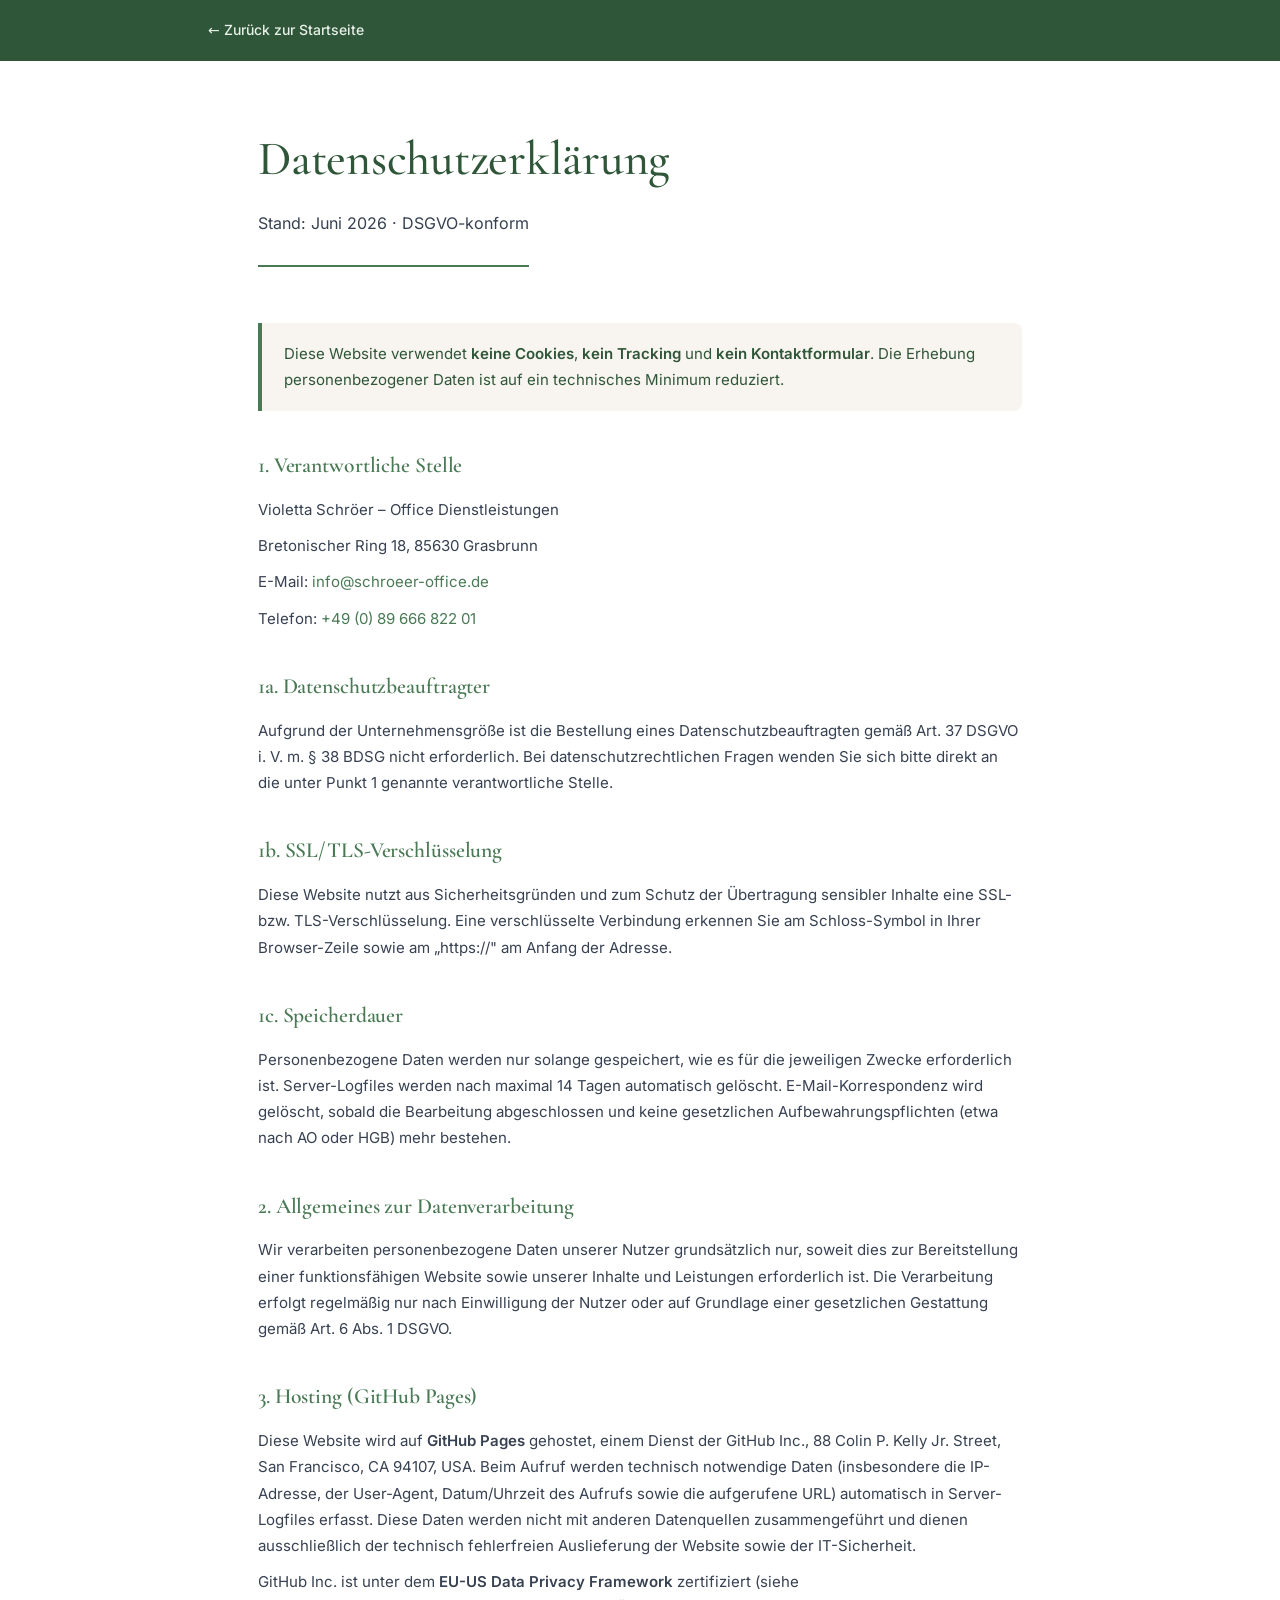
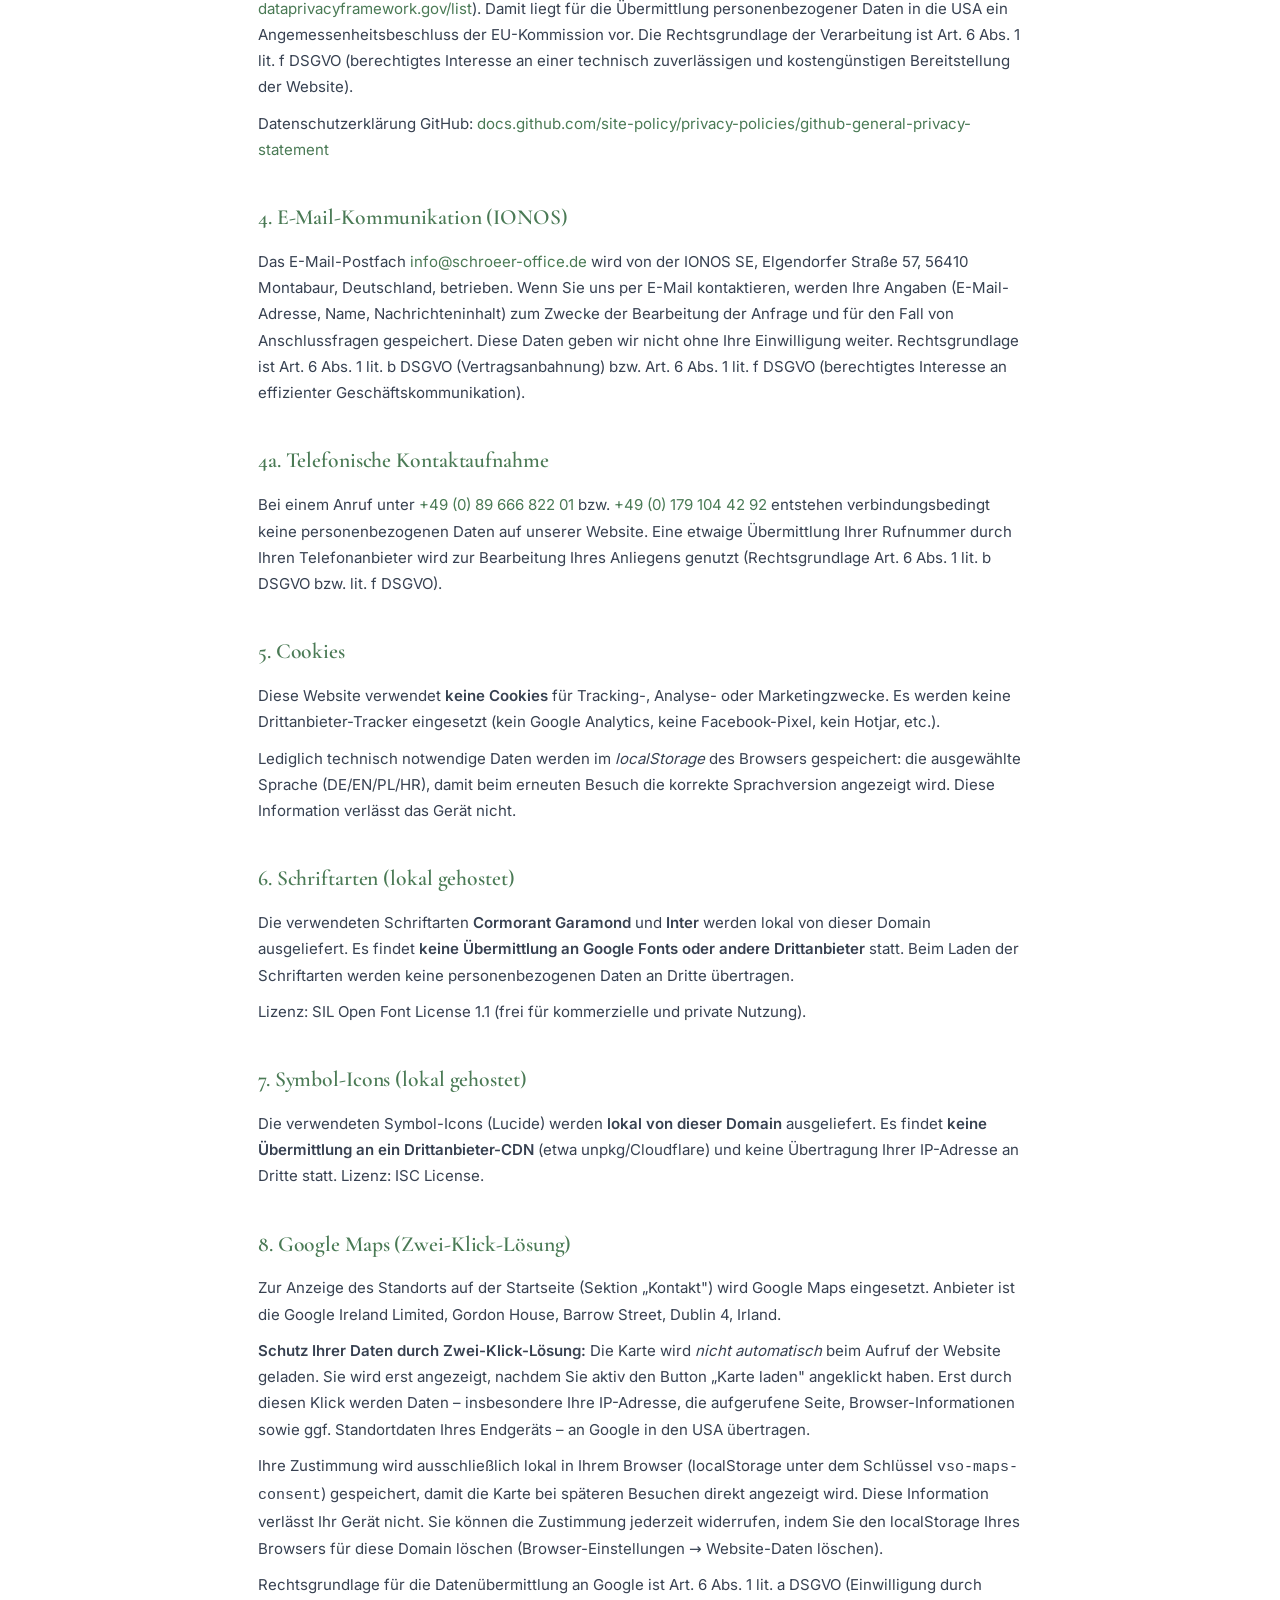
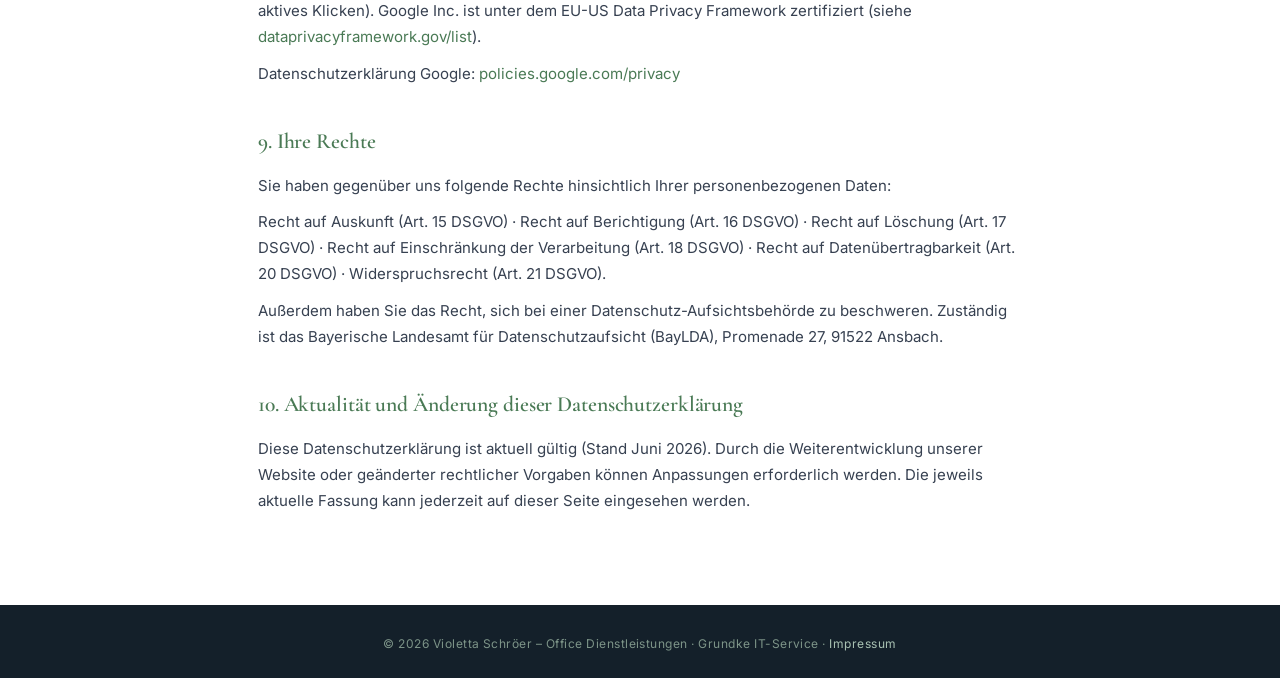
<file: datenschutz.html>
<!DOCTYPE html>
<!--
  Titel:    Datenschutzerklärung – Violetta Schröer Office Dienstleistungen
  Version:  2.1.0  (2026-06-15)
  Autor:    Andreas Grundke – Grundke IT-Service
  CI:       Schröer-Grün
  Hinweis:  GitHub-Pages-Hosting + Google Fonts + Google Maps berücksichtigt
-->
<html lang="de">
<head>
<meta charset="UTF-8"/>
<meta name="viewport" content="width=device-width,initial-scale=1.0"/>
<title>Datenschutzerklärung – Violetta Schröer Office Dienstleistungen</title>
<meta name="description" content="Datenschutzerklärung gemäß DSGVO für Violetta Schröer Office Dienstleistungen."/>
<meta name="robots" content="noindex, follow"/>
<link rel="canonical" href="https://schroeer-office.de/datenschutz.html"/>
<link rel="icon" type="image/svg+xml" href="data:image/svg+xml,%3Csvg xmlns='http://www.w3.org/2000/svg' viewBox='0 0 100 100'%3E%3Ccircle cx='50' cy='50' r='46' fill='%234a7a55'/%3E%3Crect x='6' y='40' width='62' height='3.2' fill='%23fff'/%3E%3Crect x='6' y='50' width='62' height='3.2' fill='%23fff'/%3E%3Crect x='6' y='60' width='62' height='3.2' fill='%23fff'/%3E%3C/svg%3E"/>
<link rel="stylesheet" href="assets/fonts/fonts.css"/>
<style>
:root{
  --navy-dk:#2f5638; --navy:#4a7a55; --gold:#4a7a55; --gold-lt:#8db092; --gold-xlt:#e8f0ea;
  --creme:#f8f4ef; --text:#111827; --text-md:#374151; --text-lt:#6b7280;
  --border:#dde8ee; --black:#14202a;
  --serif:"Cormorant Garamond","Times New Roman",Georgia,serif;
  --sans:"Inter",system-ui,-apple-system,"Segoe UI",Roboto,sans-serif;
}
*,*::before,*::after{ box-sizing:border-box; }
body{ margin:0; font-family:var(--sans); font-size:15px; line-height:1.75; color:var(--text); background:#fff; -webkit-font-smoothing:antialiased; }
a{ color:var(--navy); text-decoration:none; transition:color .2s; }
a:hover{ color:var(--gold); text-decoration:underline; }
a:focus-visible{ outline:3px solid var(--gold); outline-offset:3px; border-radius:4px; }

.skip-link{ position:absolute; left:-9999px; top:0; background:var(--gold); color:#fff; padding:12px 22px; font-weight:600; z-index:9999; }
.skip-link:focus{ left:0; }

header.bar{ background:var(--navy-dk); color:#e7f0e9; padding:18px 0; }
header.bar .wrap{ max-width:920px; margin:0 auto; padding:0 28px; display:flex; align-items:center; justify-content:space-between; gap:18px; }
header.bar a.back{ color:#e7f0e9; font-size:14px; font-weight:500; display:inline-flex; align-items:center; gap:8px; }
header.bar a.back:hover{ color:var(--gold-lt); text-decoration:none; }
header.bar .ci-tag{ font-size:11px; letter-spacing:.16em; text-transform:uppercase; color:#a9c2b3; }

main{ max-width:820px; margin:0 auto; padding:56px 28px 80px; }
h1{ font-family:var(--serif); font-size:clamp(2.2rem, 5vw, 3rem); font-weight:500; color:var(--navy-dk); margin:0 0 8px; letter-spacing:-.005em; }
.lead{ color:var(--text-md); font-size:16px; margin:0 0 36px; padding-bottom:28px; border-bottom:2px solid var(--gold); display:inline-block; }
h2{ font-family:var(--serif); font-size:1.35rem; font-weight:600; color:var(--navy); margin:36px 0 12px; letter-spacing:-.005em; }
p{ color:var(--text-md); margin:0 0 10px; }
.info-box{ background:var(--creme); border-left:4px solid var(--gold); border-radius:0 8px 8px 0; padding:18px 22px; margin:20px 0 28px; }
.info-box p{ margin:0; color:var(--navy-dk); }

footer.bar{ background:var(--black); color:#7d9488; text-align:center; padding:28px; font-size:12px; letter-spacing:.04em; }
footer.bar a{ color:#a9c2b3; }
footer.bar a:hover{ color:var(--gold-lt); }
</style>
  <link rel="stylesheet" href="assets/js/lenis.css"/>
</head>
<body>

<a href="#main" class="skip-link">Zum Hauptinhalt springen</a>

<header class="bar" role="banner">
  <div class="wrap">
    <a href="index.html" class="back" aria-label="Zurück zur Startseite">← Zurück zur Startseite</a>
  </div>
</header>

<main id="main">
  <h1>Datenschutzerklärung</h1>
  <p class="lead">Stand: Juni 2026 · DSGVO-konform</p>

  <div class="info-box">
    <p>
      Diese Website verwendet <strong>keine Cookies</strong>, <strong>kein Tracking</strong>
      und <strong>kein Kontaktformular</strong>. Die Erhebung personenbezogener Daten ist auf
      ein technisches Minimum reduziert.
    </p>
  </div>

  <h2>1. Verantwortliche Stelle</h2>
  <p>Violetta Schröer – Office Dienstleistungen</p>
  <p>Bretonischer Ring 18, 85630 Grasbrunn</p>
  <p>E-Mail: <a href="mailto:info@schroeer-office.de">info@schroeer-office.de</a></p>
  <p>Telefon: <a href="tel:+498966682201">+49 (0) 89 666 822 01</a></p>

  <h2>1a. Datenschutzbeauftragter</h2>
  <p>
    Aufgrund der Unternehmensgröße ist die Bestellung eines Datenschutzbeauftragten gemäß
    Art. 37 DSGVO i. V. m. § 38 BDSG nicht erforderlich. Bei datenschutzrechtlichen Fragen
    wenden Sie sich bitte direkt an die unter Punkt 1 genannte verantwortliche Stelle.
  </p>

  <h2>1b. SSL/TLS-Verschlüsselung</h2>
  <p>
    Diese Website nutzt aus Sicherheitsgründen und zum Schutz der Übertragung sensibler
    Inhalte eine SSL- bzw. TLS-Verschlüsselung. Eine verschlüsselte Verbindung erkennen Sie
    am Schloss-Symbol in Ihrer Browser-Zeile sowie am „https://" am Anfang der Adresse.
  </p>

  <h2>1c. Speicherdauer</h2>
  <p>
    Personenbezogene Daten werden nur solange gespeichert, wie es für die jeweiligen Zwecke
    erforderlich ist. Server-Logfiles werden nach maximal 14 Tagen automatisch gelöscht.
    E-Mail-Korrespondenz wird gelöscht, sobald die Bearbeitung abgeschlossen und keine
    gesetzlichen Aufbewahrungspflichten (etwa nach AO oder HGB) mehr bestehen.
  </p>

  <h2>2. Allgemeines zur Datenverarbeitung</h2>
  <p>
    Wir verarbeiten personenbezogene Daten unserer Nutzer grundsätzlich nur, soweit dies zur
    Bereitstellung einer funktionsfähigen Website sowie unserer Inhalte und Leistungen erforderlich ist.
    Die Verarbeitung erfolgt regelmäßig nur nach Einwilligung der Nutzer oder auf Grundlage einer
    gesetzlichen Gestattung gemäß Art. 6 Abs. 1 DSGVO.
  </p>

  <h2>3. Hosting (GitHub Pages)</h2>
  <p>
    Diese Website wird auf <strong>GitHub Pages</strong> gehostet, einem Dienst der
    GitHub Inc., 88 Colin P. Kelly Jr. Street, San Francisco, CA 94107, USA.
    Beim Aufruf werden technisch notwendige Daten (insbesondere die IP-Adresse, der
    User-Agent, Datum/Uhrzeit des Aufrufs sowie die aufgerufene URL) automatisch in
    Server-Logfiles erfasst. Diese Daten werden nicht mit anderen Datenquellen
    zusammengeführt und dienen ausschließlich der technisch fehlerfreien Auslieferung
    der Website sowie der IT-Sicherheit.
  </p>
  <p>
    GitHub Inc. ist unter dem <strong>EU-US Data Privacy Framework</strong> zertifiziert
    (siehe <a href="https://www.dataprivacyframework.gov/list" target="_blank" rel="noopener noreferrer">dataprivacyframework.gov/list</a>).
    Damit liegt für die Übermittlung personenbezogener Daten in die USA ein
    Angemessenheitsbeschluss der EU-Kommission vor. Die Rechtsgrundlage der Verarbeitung
    ist Art. 6 Abs. 1 lit. f DSGVO (berechtigtes Interesse an einer technisch zuverlässigen
    und kostengünstigen Bereitstellung der Website).
  </p>
  <p>
    Datenschutzerklärung GitHub:
    <a href="https://docs.github.com/site-policy/privacy-policies/github-general-privacy-statement" target="_blank" rel="noopener noreferrer">docs.github.com/site-policy/privacy-policies/github-general-privacy-statement</a>
  </p>

  <h2>4. E-Mail-Kommunikation (IONOS)</h2>
  <p>
    Das E-Mail-Postfach <a href="mailto:info@schroeer-office.de">info@schroeer-office.de</a>
    wird von der IONOS SE, Elgendorfer Straße 57, 56410 Montabaur, Deutschland, betrieben.
    Wenn Sie uns per E-Mail kontaktieren, werden Ihre Angaben (E-Mail-Adresse, Name,
    Nachrichteninhalt) zum Zwecke der Bearbeitung der Anfrage und für den Fall von
    Anschlussfragen gespeichert. Diese Daten geben wir nicht ohne Ihre Einwilligung weiter.
    Rechtsgrundlage ist Art. 6 Abs. 1 lit. b DSGVO (Vertragsanbahnung) bzw. Art. 6 Abs. 1
    lit. f DSGVO (berechtigtes Interesse an effizienter Geschäftskommunikation).
  </p>

  <h2>4a. Telefonische Kontaktaufnahme</h2>
  <p>
    Bei einem Anruf unter <a href="tel:+498966682201">+49 (0) 89 666 822 01</a> bzw.
    <a href="tel:+491791044292">+49 (0) 179 104 42 92</a> entstehen verbindungsbedingt
    keine personenbezogenen Daten auf unserer Website. Eine etwaige Übermittlung Ihrer
    Rufnummer durch Ihren Telefonanbieter wird zur Bearbeitung Ihres Anliegens genutzt
    (Rechtsgrundlage Art. 6 Abs. 1 lit. b DSGVO bzw. lit. f DSGVO).
  </p>

  <h2>5. Cookies</h2>
  <p>
    Diese Website verwendet <strong>keine Cookies</strong> für Tracking-, Analyse- oder
    Marketingzwecke. Es werden keine Drittanbieter-Tracker eingesetzt
    (kein Google Analytics, keine Facebook-Pixel, kein Hotjar, etc.).
  </p>
  <p>
    Lediglich technisch notwendige Daten werden im <em>localStorage</em> des Browsers
    gespeichert: die ausgewählte Sprache (DE/EN/PL/HR), damit beim erneuten Besuch
    die korrekte Sprachversion angezeigt wird. Diese Information verlässt das Gerät nicht.
  </p>

  <h2>6. Schriftarten (lokal gehostet)</h2>
  <p>
    Die verwendeten Schriftarten <strong>Cormorant Garamond</strong> und <strong>Inter</strong>
    werden lokal von dieser Domain ausgeliefert. Es findet <strong>keine Übermittlung an
    Google Fonts oder andere Drittanbieter</strong> statt. Beim Laden der Schriftarten
    werden keine personenbezogenen Daten an Dritte übertragen.
  </p>
  <p>
    Lizenz: SIL Open Font License 1.1 (frei für kommerzielle und private Nutzung).
  </p>

  <h2>7. Symbol-Icons (lokal gehostet)</h2>
  <p>
    Die verwendeten Symbol-Icons (Lucide) werden <strong>lokal von dieser Domain</strong>
    ausgeliefert. Es findet <strong>keine Übermittlung an ein Drittanbieter-CDN</strong>
    (etwa unpkg/Cloudflare) und keine Übertragung Ihrer IP-Adresse an Dritte statt.
    Lizenz: ISC License.
  </p>

  <h2 id="google-maps">8. Google Maps (Zwei-Klick-Lösung)</h2>
  <p>
    Zur Anzeige des Standorts auf der Startseite (Sektion „Kontakt") wird Google Maps
    eingesetzt. Anbieter ist die Google Ireland Limited, Gordon House, Barrow Street,
    Dublin 4, Irland.
  </p>
  <p>
    <strong>Schutz Ihrer Daten durch Zwei-Klick-Lösung:</strong> Die Karte wird
    <em>nicht automatisch</em> beim Aufruf der Website geladen. Sie wird erst angezeigt,
    nachdem Sie aktiv den Button „Karte laden" angeklickt haben. Erst durch diesen Klick
    werden Daten – insbesondere Ihre IP-Adresse, die aufgerufene Seite, Browser-Informationen
    sowie ggf. Standortdaten Ihres Endgeräts – an Google in den USA übertragen.
  </p>
  <p>
    Ihre Zustimmung wird ausschließlich lokal in Ihrem Browser (localStorage unter dem
    Schlüssel <code>vso-maps-consent</code>) gespeichert, damit die Karte bei späteren
    Besuchen direkt angezeigt wird. Diese Information verlässt Ihr Gerät nicht. Sie können
    die Zustimmung jederzeit widerrufen, indem Sie den localStorage Ihres Browsers für
    diese Domain löschen (Browser-Einstellungen → Website-Daten löschen).
  </p>
  <p>
    Rechtsgrundlage für die Datenübermittlung an Google ist Art. 6 Abs. 1 lit. a DSGVO
    (Einwilligung durch aktives Klicken). Google Inc. ist unter dem EU-US Data Privacy
    Framework zertifiziert (siehe
    <a href="https://www.dataprivacyframework.gov/list" target="_blank" rel="noopener noreferrer">dataprivacyframework.gov/list</a>).
  </p>
  <p>
    Datenschutzerklärung Google:
    <a href="https://policies.google.com/privacy" target="_blank" rel="noopener noreferrer">policies.google.com/privacy</a>
  </p>

  <h2>9. Ihre Rechte</h2>
  <p>Sie haben gegenüber uns folgende Rechte hinsichtlich Ihrer personenbezogenen Daten:</p>
  <p>
    Recht auf Auskunft (Art. 15 DSGVO) · Recht auf Berichtigung (Art. 16 DSGVO) ·
    Recht auf Löschung (Art. 17 DSGVO) · Recht auf Einschränkung der Verarbeitung (Art. 18 DSGVO) ·
    Recht auf Datenübertragbarkeit (Art. 20 DSGVO) · Widerspruchsrecht (Art. 21 DSGVO).
  </p>
  <p>
    Außerdem haben Sie das Recht, sich bei einer Datenschutz-Aufsichtsbehörde zu beschweren.
    Zuständig ist das Bayerische Landesamt für Datenschutzaufsicht (BayLDA),
    Promenade 27, 91522 Ansbach.
  </p>

  <h2>10. Aktualität und Änderung dieser Datenschutzerklärung</h2>
  <p>
    Diese Datenschutzerklärung ist aktuell gültig (Stand Juni 2026). Durch die
    Weiterentwicklung unserer Website oder geänderter rechtlicher Vorgaben können
    Anpassungen erforderlich werden. Die jeweils aktuelle Fassung kann jederzeit auf
    dieser Seite eingesehen werden.
  </p>
</main>

<footer class="bar" role="contentinfo">
  &copy; <script>document.write(new Date().getFullYear())</script> Violetta Schröer – Office Dienstleistungen · Grundke IT-Service · <a href="impressum.html">Impressum</a>
</footer>

<script src="assets/js/lenis.min.js" defer></script>
<script src="assets/js/enhance.js" defer></script>
</body>
</html>
</file>
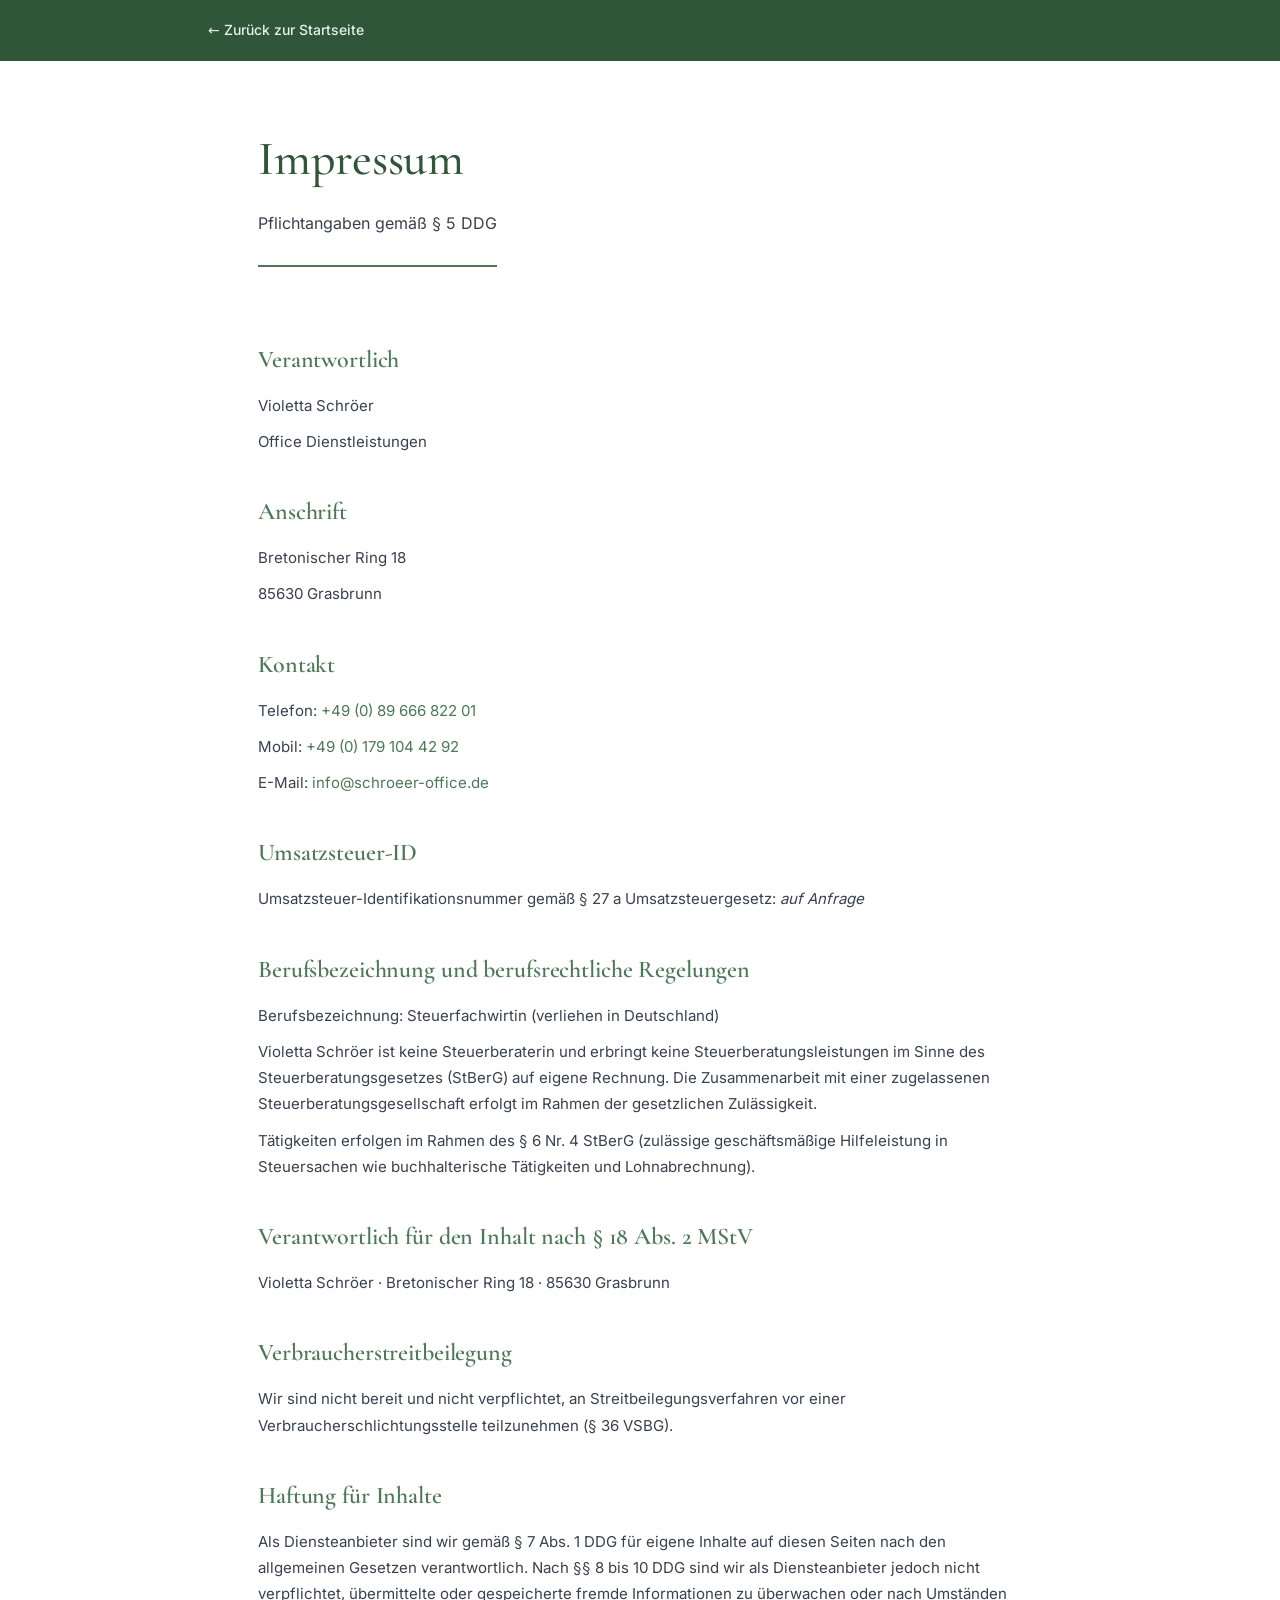
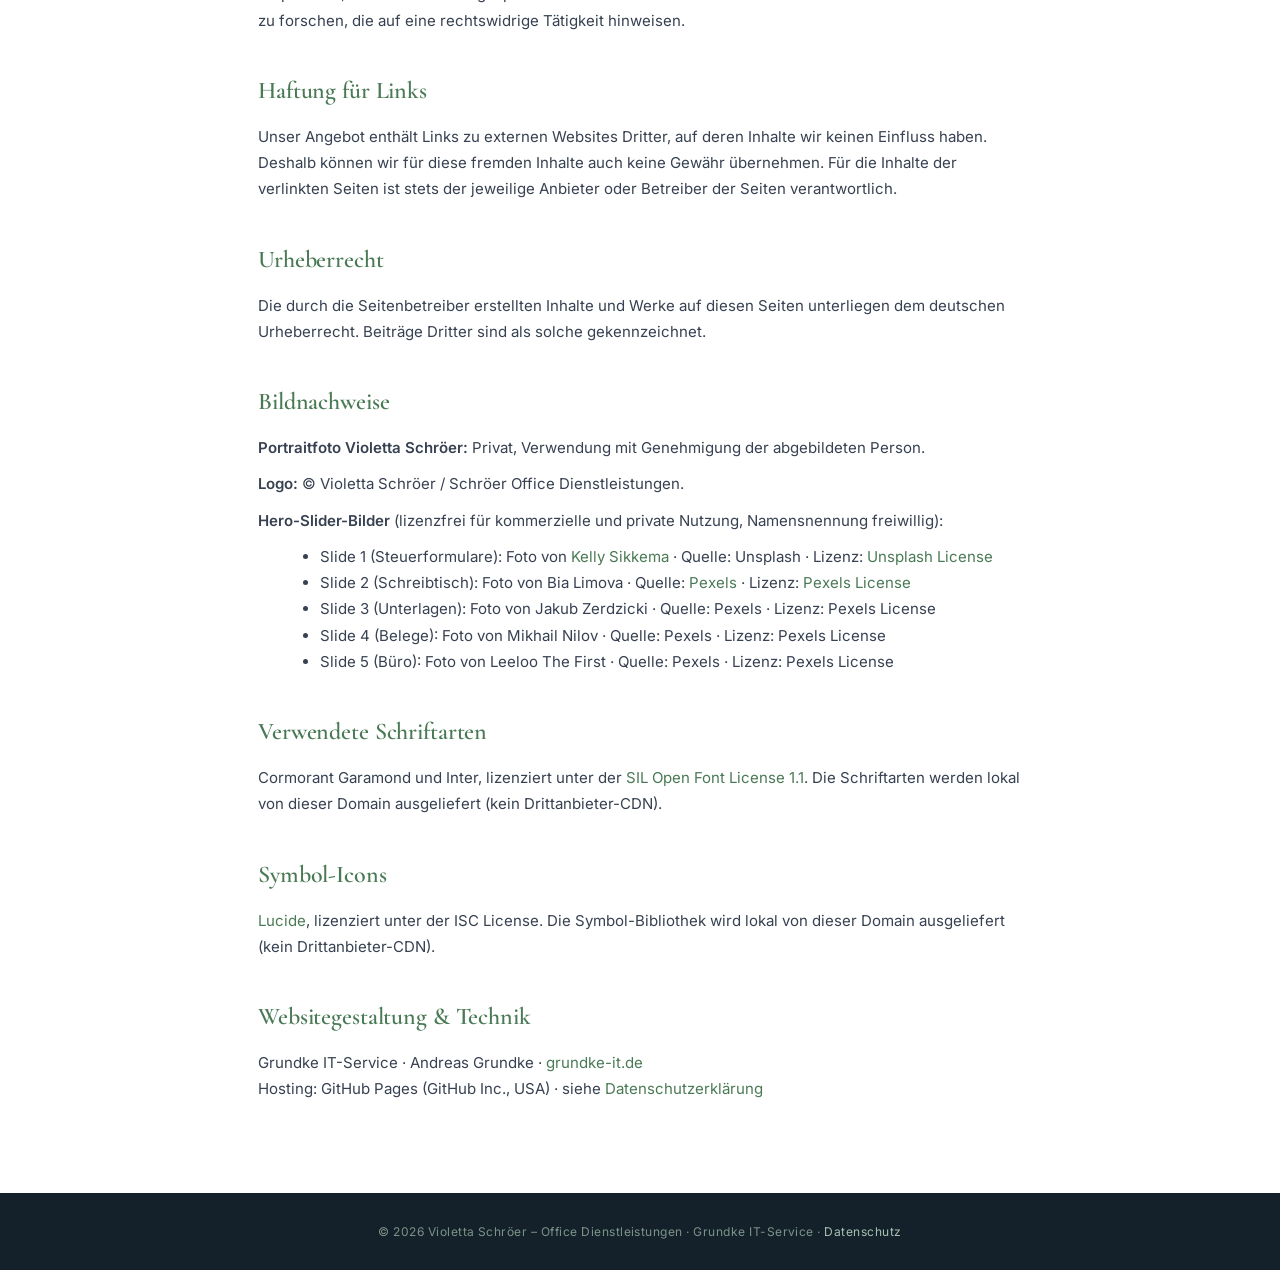
<file: impressum.html>
<!DOCTYPE html>
<!--
  Titel:    Impressum – Violetta Schröer Office Dienstleistungen
  Version:  2.1.0  (2026-06-15)
  Autor:    Andreas Grundke – Grundke IT-Service
  CI:       Schröer-Grün
  Hinweis:  Pflichtangaben gemäß § 5 DDG
-->
<html lang="de">
<head>
<meta charset="UTF-8"/>
<meta name="viewport" content="width=device-width,initial-scale=1.0"/>
<title>Impressum – Violetta Schröer Office Dienstleistungen</title>
<meta name="description" content="Impressum gemäß § 5 DDG für Violetta Schröer Office Dienstleistungen, Grasbrunn."/>
<meta name="robots" content="noindex, follow"/>
<link rel="canonical" href="https://schroeer-office.de/impressum.html"/>
<link rel="icon" type="image/svg+xml" href="data:image/svg+xml,%3Csvg xmlns='http://www.w3.org/2000/svg' viewBox='0 0 100 100'%3E%3Ccircle cx='50' cy='50' r='46' fill='%234a7a55'/%3E%3Crect x='6' y='40' width='62' height='3.2' fill='%23fff'/%3E%3Crect x='6' y='50' width='62' height='3.2' fill='%23fff'/%3E%3Crect x='6' y='60' width='62' height='3.2' fill='%23fff'/%3E%3C/svg%3E"/>
<link rel="stylesheet" href="assets/fonts/fonts.css"/>
<style>
:root{
  --navy-dk:#2f5638; --navy:#4a7a55; --gold:#4a7a55; --gold-lt:#8db092; --gold-xlt:#e8f0ea;
  --creme:#f8f4ef; --text:#111827; --text-md:#374151; --text-lt:#6b7280;
  --border:#dde8ee; --black:#14202a;
  --serif:"Cormorant Garamond","Times New Roman",Georgia,serif;
  --sans:"Inter",system-ui,-apple-system,"Segoe UI",Roboto,sans-serif;
}
*,*::before,*::after{ box-sizing:border-box; }
body{ margin:0; font-family:var(--sans); font-size:15px; line-height:1.75; color:var(--text); background:#fff; -webkit-font-smoothing:antialiased; }
a{ color:var(--navy); text-decoration:none; transition:color .2s; }
a:hover{ color:var(--gold); text-decoration:underline; }
a:focus-visible{ outline:3px solid var(--gold); outline-offset:3px; border-radius:4px; }

.skip-link{ position:absolute; left:-9999px; top:0; background:var(--gold); color:#fff; padding:12px 22px; font-weight:600; z-index:9999; }
.skip-link:focus{ left:0; }

header.bar{ background:var(--navy-dk); color:#e7f0e9; padding:18px 0; }
header.bar .wrap{ max-width:920px; margin:0 auto; padding:0 28px; display:flex; align-items:center; justify-content:space-between; gap:18px; }
header.bar a.back{ color:#e7f0e9; font-size:14px; font-weight:500; display:inline-flex; align-items:center; gap:8px; }
header.bar a.back:hover{ color:var(--gold-lt); text-decoration:none; }
header.bar .ci-tag{ font-size:11px; letter-spacing:.16em; text-transform:uppercase; color:#a9c2b3; }

main{ max-width:820px; margin:0 auto; padding:56px 28px 80px; }
h1{ font-family:var(--serif); font-size:clamp(2.2rem, 5vw, 3rem); font-weight:500; color:var(--navy-dk); margin:0 0 8px; letter-spacing:-.005em; }
.lead{ color:var(--text-md); font-size:16px; margin:0 0 36px; padding-bottom:28px; border-bottom:2px solid var(--gold); display:inline-block; }
h2{ font-family:var(--serif); font-size:1.5rem; font-weight:600; color:var(--navy); margin:36px 0 12px; letter-spacing:-.005em; }
p{ color:var(--text-md); margin:0 0 10px; }
.info-box{ background:var(--creme); border-left:4px solid var(--gold); border-radius:0 8px 8px 0; padding:18px 22px; margin:20px 0 28px; }
.info-box p{ margin:0; color:var(--navy-dk); font-weight:500; }

footer.bar{ background:var(--black); color:#7d9488; text-align:center; padding:28px; font-size:12px; letter-spacing:.04em; }
footer.bar a{ color:#a9c2b3; }
footer.bar a:hover{ color:var(--gold-lt); }
</style>
  <link rel="stylesheet" href="assets/js/lenis.css"/>
</head>
<body>

<a href="#main" class="skip-link">Zum Hauptinhalt springen</a>

<header class="bar" role="banner">
  <div class="wrap">
    <a href="index.html" class="back" aria-label="Zurück zur Startseite">← Zurück zur Startseite</a>
  </div>
</header>

<main id="main">
  <h1>Impressum</h1>
  <p class="lead">Pflichtangaben gemäß § 5 DDG</p>

  <h2>Verantwortlich</h2>
  <p>Violetta Schröer</p>
  <p>Office Dienstleistungen</p>

  <h2>Anschrift</h2>
  <p>Bretonischer Ring 18</p>
  <p>85630 Grasbrunn</p>

  <h2>Kontakt</h2>
  <p>Telefon: <a href="tel:+498966682201">+49 (0) 89 666 822 01</a></p>
  <p>Mobil: <a href="tel:+491791044292">+49 (0) 179 104 42 92</a></p>
  <p>E-Mail: <a href="mailto:info@schroeer-office.de">info@schroeer-office.de</a></p>

  <h2>Umsatzsteuer-ID</h2>
  <p>Umsatzsteuer-Identifikationsnummer gemäß § 27 a Umsatzsteuergesetz: <em>auf Anfrage</em></p>

  <h2>Berufsbezeichnung und berufsrechtliche Regelungen</h2>
  <p>Berufsbezeichnung: Steuerfachwirtin (verliehen in Deutschland)</p>
  <p>
    Violetta Schröer ist keine Steuerberaterin und erbringt keine Steuerberatungsleistungen
    im Sinne des Steuerberatungsgesetzes (StBerG) auf eigene Rechnung. Die Zusammenarbeit
    mit einer zugelassenen Steuerberatungsgesellschaft erfolgt im Rahmen der gesetzlichen Zulässigkeit.
  </p>
  <p>
    Tätigkeiten erfolgen im Rahmen des § 6 Nr. 4 StBerG (zulässige geschäftsmäßige Hilfeleistung
    in Steuersachen wie buchhalterische Tätigkeiten und Lohnabrechnung).
  </p>

  <h2>Verantwortlich für den Inhalt nach § 18 Abs. 2 MStV</h2>
  <p>Violetta Schröer · Bretonischer Ring 18 · 85630 Grasbrunn</p>

  <h2>Verbraucherstreitbeilegung</h2>
  <p>
    Wir sind nicht bereit und nicht verpflichtet, an Streitbeilegungsverfahren vor einer
    Verbraucherschlichtungsstelle teilzunehmen (§ 36 VSBG).
  </p>

  <h2>Haftung für Inhalte</h2>
  <p>
    Als Diensteanbieter sind wir gemäß § 7 Abs. 1 DDG für eigene Inhalte auf diesen Seiten
    nach den allgemeinen Gesetzen verantwortlich. Nach §§ 8 bis 10 DDG sind wir als
    Diensteanbieter jedoch nicht verpflichtet, übermittelte oder gespeicherte fremde
    Informationen zu überwachen oder nach Umständen zu forschen, die auf eine rechtswidrige
    Tätigkeit hinweisen.
  </p>

  <h2>Haftung für Links</h2>
  <p>
    Unser Angebot enthält Links zu externen Websites Dritter, auf deren Inhalte wir keinen
    Einfluss haben. Deshalb können wir für diese fremden Inhalte auch keine Gewähr übernehmen.
    Für die Inhalte der verlinkten Seiten ist stets der jeweilige Anbieter oder Betreiber
    der Seiten verantwortlich.
  </p>

  <h2>Urheberrecht</h2>
  <p>
    Die durch die Seitenbetreiber erstellten Inhalte und Werke auf diesen Seiten unterliegen
    dem deutschen Urheberrecht. Beiträge Dritter sind als solche gekennzeichnet.
  </p>

  <h2>Bildnachweise</h2>
  <p><strong>Portraitfoto Violetta Schröer:</strong> Privat, Verwendung mit Genehmigung der abgebildeten Person.</p>
  <p><strong>Logo:</strong> © Violetta Schröer / Schröer Office Dienstleistungen.</p>
  <p><strong>Hero-Slider-Bilder</strong> (lizenzfrei für kommerzielle und private Nutzung, Namensnennung freiwillig):</p>
  <ul style="margin:8px 0 16px 22px; color:var(--text-md);">
    <li>Slide 1 (Steuerformulare): Foto von <a href="https://unsplash.com" target="_blank" rel="noopener">Kelly Sikkema</a> · Quelle: Unsplash · Lizenz: <a href="https://unsplash.com/license" target="_blank" rel="noopener">Unsplash License</a></li>
    <li>Slide 2 (Schreibtisch): Foto von Bia Limova · Quelle: <a href="https://www.pexels.com" target="_blank" rel="noopener">Pexels</a> · Lizenz: <a href="https://www.pexels.com/license/" target="_blank" rel="noopener">Pexels License</a></li>
    <li>Slide 3 (Unterlagen): Foto von Jakub Zerdzicki · Quelle: Pexels · Lizenz: Pexels License</li>
    <li>Slide 4 (Belege): Foto von Mikhail Nilov · Quelle: Pexels · Lizenz: Pexels License</li>
    <li>Slide 5 (Büro): Foto von Leeloo The First · Quelle: Pexels · Lizenz: Pexels License</li>
  </ul>

  <h2>Verwendete Schriftarten</h2>
  <p>Cormorant Garamond und Inter, lizenziert unter der <a href="https://openfontlicense.org" target="_blank" rel="noopener">SIL Open Font License 1.1</a>. Die Schriftarten werden lokal von dieser Domain ausgeliefert (kein Drittanbieter-CDN).</p>

  <h2>Symbol-Icons</h2>
  <p><a href="https://lucide.dev" target="_blank" rel="noopener">Lucide</a>, lizenziert unter der ISC License. Die Symbol-Bibliothek wird lokal von dieser Domain ausgeliefert (kein Drittanbieter-CDN).</p>

  <h2>Websitegestaltung &amp; Technik</h2>
  <p>
    Grundke IT-Service · Andreas Grundke · <a href="https://grundke-it.de" target="_blank" rel="noopener">grundke-it.de</a><br/>
    Hosting: GitHub Pages (GitHub Inc., USA) · siehe <a href="datenschutz.html">Datenschutzerklärung</a>
  </p>
</main>

<footer class="bar" role="contentinfo">
  &copy; <script>document.write(new Date().getFullYear())</script> Violetta Schröer – Office Dienstleistungen · Grundke IT-Service · <a href="datenschutz.html">Datenschutz</a>
</footer>

<script src="assets/js/lenis.min.js" defer></script>
<script src="assets/js/enhance.js" defer></script>
</body>
</html>
</file>
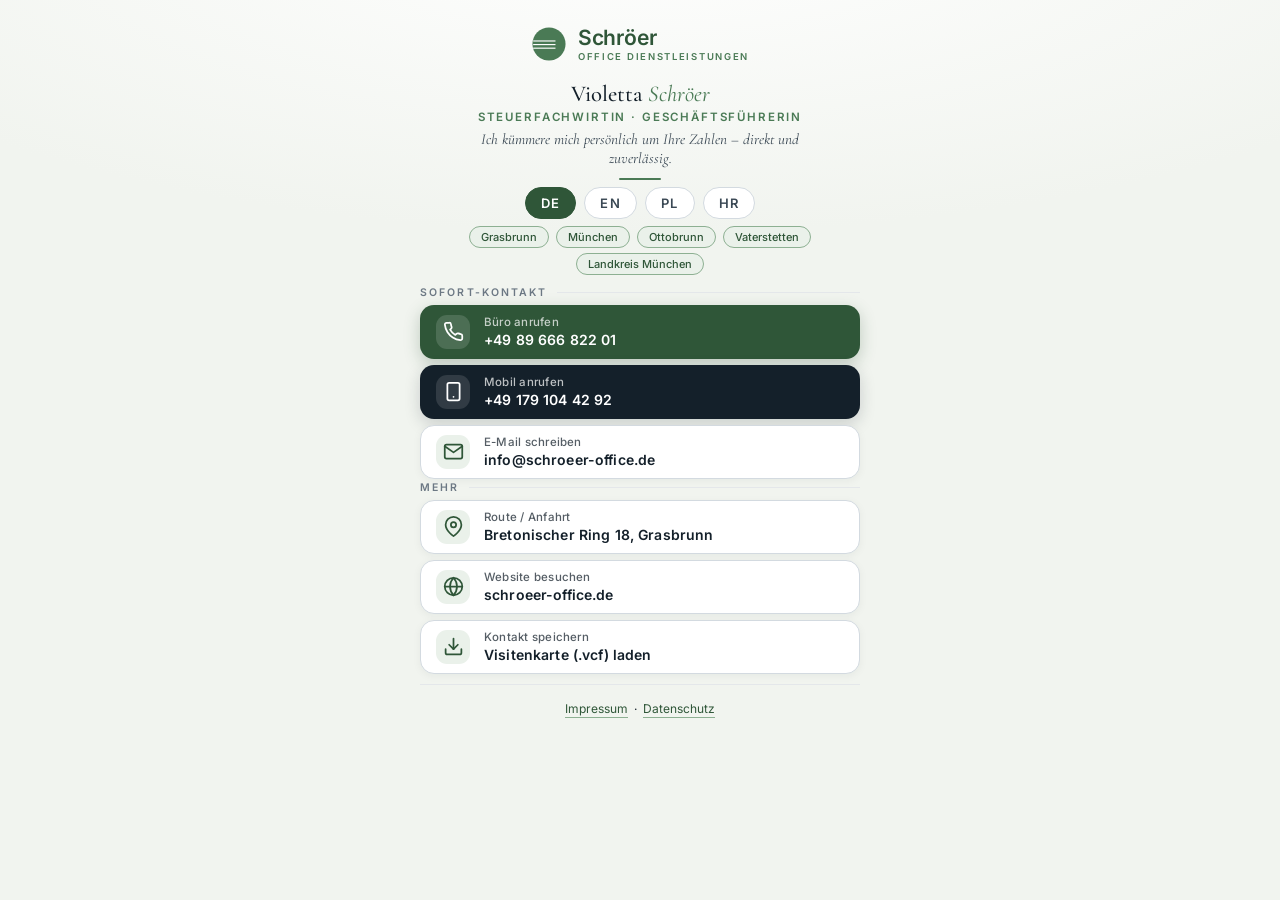
<file: start.html>
<!DOCTYPE html>
<!--
  ============================================================================
  Titel:        Schröer Office Dienstleistungen – Start-/Kontaktseite (QR-Ziel)
  Version:      1.0.0  (2026-06-14)
  Autor:        Andreas Grundke – Grundke IT-Service
  CI:           Schröer-Grün · Cormorant Garamond + Inter
  URL (final):  https://schroeer-office.de/start.html
                (vorerst über GitHub-Pages-Link erreichbar)

  Beschreibung:
    Mobile-First Linkbaum-/Kontaktseite (à la Linktree). Ziel des QR-Codes
    auf der Visitenkarte. Besucher wählt selbst, was er möchte: Büro/Mobil
    anrufen, E-Mail, Route (Maps), Website, Kontakt speichern (vCard).
    Self-contained: lokale Fonts, Inline-SVG-Icons, kein CDN, kein Tracking,
    keine Cookies (DSGVO-minimal). noindex (nur QR-Einstieg).

  Änderungshistorie:
    2026-06-14  v1.0.0  Grundke  Erstversion (Neuaufbau aus tree.html v1.0,
                                  grüne CI, neue Domain schroeer-office.de,
                                  Route + vCard ergänzt)
  ============================================================================
-->
<html lang="de">
<head>
  <meta charset="UTF-8"/>
  <meta name="viewport" content="width=device-width, initial-scale=1.0, maximum-scale=5.0"/>
  <meta name="robots" content="noindex, follow"/>
  <title>Schröer Office Dienstleistungen – Kontakt</title>
  <meta name="description" content="Violetta Schröer – Steuerfachwirtin in Grasbrunn bei München. Direkt anrufen, E-Mail schreiben oder Kontakt speichern."/>
  <meta name="theme-color" content="#2f5638"/>
  <link rel="icon" type="image/svg+xml" href="data:image/svg+xml,%3Csvg xmlns='http://www.w3.org/2000/svg' viewBox='0 0 100 100'%3E%3Ccircle cx='50' cy='50' r='46' fill='%234a7a55'/%3E%3Crect x='6' y='40' width='62' height='3.2' fill='%23fff'/%3E%3Crect x='6' y='50' width='62' height='3.2' fill='%23fff'/%3E%3Crect x='6' y='60' width='62' height='3.2' fill='%23fff'/%3E%3C/svg%3E"/>
  <link rel="stylesheet" href="assets/fonts/fonts.css"/>
  <style>
    :root{
      --ink:      #14202a;
      --ink-md:   #3a4854;
      --ink-lt:   #6c7884;
      --line:     #e4e7ea;
      --line-md:  #d3dae0;
      --white:    #ffffff;
      --bg:       #f1f4ef;
      --bg-soft:  #f6f4ef;
      --tag-bg:   #eaf1ea;
      --green:    #4a7a55;
      --green-dk: #2f5638;
      --green-lt: #8db092;
      --serif: "Cormorant Garamond", "Times New Roman", serif;
      --sans:  "Inter", system-ui, -apple-system, sans-serif;
    }
    *,*::before,*::after{ box-sizing:border-box; margin:0; padding:0; }
    html,body{ min-height:100%; }
    body{
      font-family:var(--sans);
      color:var(--ink);
      background:
        radial-gradient(120% 60% at 50% -10%, #ffffff 0%, var(--bg) 60%) fixed;
      -webkit-font-smoothing:antialiased;
      text-rendering:optimizeLegibility;
    }

    .page{
      width:100%;
      max-width:480px;
      margin:0 auto;
      min-height:100vh;
      display:flex;
      flex-direction:column;
      align-items:center;
      padding:44px 20px 24px;
    }

    /* ===== Kopf ===== */
    .brand{
      display:inline-flex; align-items:center; gap:11px;
      margin-bottom:26px;
    }
    .brand svg.mark{ width:48px; height:48px; flex-shrink:0; }
    .brand .word{ display:flex; flex-direction:column; line-height:1; text-align:left; }
    .brand .name{
      font-family:var(--sans); font-weight:600; font-size:21px;
      color:var(--green-dk); letter-spacing:-.01em;
    }
    .brand .sub{
      font-size:9.5px; font-weight:600; letter-spacing:.18em;
      text-transform:uppercase; color:var(--green); margin-top:4px;
    }

    .person-name{
      font-family:var(--serif);
      font-weight:500; font-size:1.7rem; line-height:1.1;
      color:var(--ink); text-align:center; margin-bottom:4px;
    }
    .person-name em{ font-style:italic; font-weight:400; color:var(--green); }
    .person-role{
      font-size:.72rem; font-weight:600; letter-spacing:.16em;
      text-transform:uppercase; color:var(--green); text-align:center;
      margin-bottom:9px;
    }
    .tagline{
      font-family:var(--serif); font-style:italic; font-weight:400;
      font-size:1rem; color:var(--ink-md); text-align:center;
      line-height:1.35; max-width:340px; margin:0 auto 10px;
    }

    .divider{ width:42px; height:2px; background:var(--green); border-radius:1px; margin:4px auto 10px; }

    .langs{
      display:flex; gap:8px; justify-content:center; flex-wrap:wrap; margin-bottom:11px;
    }
    .lang-pill{
      font-size:13px; font-weight:600; letter-spacing:.1em; font-family:var(--sans);
      padding:7px 15px; border:1.5px solid var(--line-md); border-radius:20px;
      color:var(--ink-md); background:var(--white); cursor:pointer;
      transition:background .15s ease, color .15s ease, border-color .15s ease;
      -webkit-tap-highlight-color:transparent;
    }
    .lang-pill:hover{ border-color:var(--green); color:var(--green-dk); }
    .lang-pill.act{ background:var(--green-dk); color:#fff; border-color:var(--green-dk); }

    .regions{
      display:flex; gap:5px 7px; justify-content:center; flex-wrap:wrap; margin-bottom:16px;
    }
    .region-tag{
      font-size:11px; color:var(--green-dk); font-weight:500;
      padding:3px 11px; border:1px solid var(--green-lt); border-radius:20px; background:var(--tag-bg);
    }

    /* ===== Buttons ===== */
    .section-label{
      width:100%;
      font-size:10.5px; font-weight:600; letter-spacing:.2em; text-transform:uppercase;
      color:var(--ink-lt); margin:5px 0 9px; display:flex; align-items:center; gap:10px;
    }
    .section-label::after{ content:""; flex:1; height:1px; background:var(--line); }

    .btn-list{ width:100%; display:flex; flex-direction:column; gap:8px; }

    .btn{
      display:flex; align-items:center; gap:14px;
      width:100%; padding:12px 16px; border-radius:14px;
      text-decoration:none; border:1.5px solid transparent;
      transition:transform .16s ease, box-shadow .16s ease, border-color .16s ease;
      -webkit-tap-highlight-color:transparent;
    }
    .btn:active{ transform:scale(.975); }
    .btn .ic{
      width:38px; height:38px; border-radius:11px; flex-shrink:0;
      display:flex; align-items:center; justify-content:center;
    }
    .btn .ic svg{ width:21px; height:21px; stroke-width:2; fill:none; stroke:currentColor; }
    .btn .txt{ display:flex; flex-direction:column; gap:2px; min-width:0; }
    .btn .lbl{ font-size:11.5px; font-weight:500; letter-spacing:.02em; opacity:.72; }
    .btn .val{ font-size:15px; font-weight:600; letter-spacing:.01em; white-space:nowrap; overflow:hidden; text-overflow:ellipsis; }

    .btn-green{ background:var(--green-dk); color:#fff; box-shadow:0 5px 16px rgba(47,86,56,.26); }
    .btn-green .ic{ background:rgba(255,255,255,.14); color:#fff; }
    .btn-green:hover{ box-shadow:0 8px 22px rgba(47,86,56,.34); transform:translateY(-1px); }

    .btn-dark{ background:var(--ink); color:#fff; box-shadow:0 5px 16px rgba(20,32,42,.18); }
    .btn-dark .ic{ background:rgba(255,255,255,.12); color:#fff; }
    .btn-dark:hover{ box-shadow:0 8px 22px rgba(20,32,42,.26); transform:translateY(-1px); }

    .btn-outline{ background:var(--white); color:var(--ink); border-color:var(--line-md); box-shadow:0 2px 8px rgba(20,32,42,.05); }
    .btn-outline .ic{ background:var(--tag-bg); color:var(--green-dk); }
    .btn-outline:hover{ border-color:var(--green); box-shadow:0 5px 16px rgba(20,32,42,.10); transform:translateY(-1px); }

    /* ===== Footer ===== */
    .foot{ text-align:center; margin-top:18px; padding-top:14px; border-top:1px solid var(--line); width:100%; }
    .foot .hours{ font-size:12.5px; color:var(--ink-md); line-height:1.6; }
    .foot .hours strong{ color:var(--ink); font-weight:600; }
    .foot .links{ margin-top:8px; font-size:12px; }
    .foot .links a{ color:var(--green-dk); text-decoration:none; border-bottom:1px solid var(--green-lt); padding-bottom:1px; }
    .foot .links a:hover{ color:var(--green); }
    .foot .ci{ margin-top:10px; font-size:10.5px; color:var(--ink-lt); letter-spacing:.02em; }

    @supports (padding-bottom: env(safe-area-inset-bottom)){
      .page{ padding-bottom:calc(24px + env(safe-area-inset-bottom)); }
    }
    @media (min-width:481px){
      .page{ padding-top:40px; }
    }
    /* Handy-Portrait: alles enger packen, damit ohne Scrollen sichtbar */
    @media (max-height:900px){
      .page{ padding-top:26px; padding-bottom:15px; }
      .brand{ margin-bottom:20px; }
      .brand svg.mark{ width:36px; height:36px; }
      .person-name{ font-size:1.42rem; margin-bottom:3px; }
      .person-role{ margin-bottom:6px; }
      .tagline{ font-size:.95rem; line-height:1.28; margin-bottom:7px; }
      .divider{ margin:2px auto 7px; }
      .langs{ margin-bottom:7px; }
      .regions{ margin-bottom:9px; }
      .section-label{ margin:2px 0 6px; }
      .btn-list{ gap:6px; }
      .btn{ padding:9px 15px; }
      .btn .ic{ width:34px; height:34px; }
      .btn .val{ font-size:14px; }
      .foot{ margin-top:10px; padding-top:8px; }
      .foot .hours{ line-height:1.45; }
    }
    /* Kleine/ältere Handys: Deko-Elemente weglassen, damit kein Scrollen */
    @media (max-height:740px){
      .tagline{ display:none; }
      .divider{ margin:2px auto 7px; }
      .regions{ margin-bottom:8px; }
      .btn{ padding:8px 14px; }
      .btn .ic{ width:32px; height:32px; }
      .foot{ margin-top:9px; padding-top:8px; }
      .foot .ci{ display:none; }
    }
    @supports (padding-bottom: env(safe-area-inset-bottom)){
      @media (max-height:900px){
        .page{ padding-bottom:calc(16px + env(safe-area-inset-bottom)); }
      }
    }
  </style>
  <link rel="stylesheet" href="assets/js/lenis.css"/>
</head>
<body>
  <main class="page">

    <!-- Marke -->
    <div class="brand">
      <svg class="mark" viewBox="0 0 100 100" aria-hidden="true">
        <circle cx="50" cy="50" r="46" fill="#4a7a55"/>
        <rect x="6" y="40" width="62" height="3.2" fill="#fff"/>
        <rect x="6" y="50" width="62" height="3.2" fill="#fff"/>
        <rect x="6" y="60" width="62" height="3.2" fill="#fff"/>
      </svg>
      <span class="word">
        <span class="name">Schröer</span>
        <span class="sub">Office Dienstleistungen</span>
      </span>
    </div>

    <h1 class="person-name">Violetta <em>Schröer</em></h1>
    <div class="person-role" data-i18n="role">Steuerfachwirtin · Geschäftsführerin</div>
    <p class="tagline" data-i18n="tagline">Ich kümmere mich persönlich um Ihre Zahlen – direkt und zuverlässig.</p>

    <div class="divider"></div>

    <div class="langs" role="group" aria-label="Sprache wählen">
      <button type="button" class="lang-pill act" data-lang="de" aria-pressed="true" lang="de">DE</button>
      <button type="button" class="lang-pill" data-lang="en" aria-pressed="false" lang="en">EN</button>
      <button type="button" class="lang-pill" data-lang="pl" aria-pressed="false" lang="pl">PL</button>
      <button type="button" class="lang-pill" data-lang="hr" aria-pressed="false" lang="hr">HR</button>
    </div>

    <div class="regions" aria-label="Regionen">
      <span class="region-tag">Grasbrunn</span>
      <span class="region-tag">München</span>
      <span class="region-tag">Ottobrunn</span>
      <span class="region-tag">Vaterstetten</span>
      <span class="region-tag">Landkreis München</span>
    </div>

    <!-- Sofort-Kontakt -->
    <div class="section-label" data-i18n="sec_contact">Sofort-Kontakt</div>
    <nav class="btn-list" aria-label="Sofort-Kontakt">

      <a href="tel:+498966682201" class="btn btn-green">
        <span class="ic" aria-hidden="true"><svg viewBox="0 0 24 24" stroke-linecap="round" stroke-linejoin="round"><path d="M22 16.92v3a2 2 0 0 1-2.18 2 19.79 19.79 0 0 1-8.63-3.07 19.5 19.5 0 0 1-6-6 19.79 19.79 0 0 1-3.07-8.67A2 2 0 0 1 4.11 2h3a2 2 0 0 1 2 1.72c.13.96.36 1.9.7 2.81a2 2 0 0 1-.45 2.11L8.09 9.91a16 16 0 0 0 6 6l1.27-1.27a2 2 0 0 1 2.11-.45c.91.34 1.85.57 2.81.7A2 2 0 0 1 22 16.92z"/></svg></span>
        <span class="txt"><span class="lbl" data-i18n="call_office">Büro anrufen</span><span class="val">+49 89 666 822 01</span></span>
      </a>

      <a href="tel:+491791044292" class="btn btn-dark">
        <span class="ic" aria-hidden="true"><svg viewBox="0 0 24 24" stroke-linecap="round" stroke-linejoin="round"><rect x="5" y="2" width="14" height="20" rx="2" ry="2"/><line x1="12" y1="18" x2="12" y2="18"/></svg></span>
        <span class="txt"><span class="lbl" data-i18n="call_mobile">Mobil anrufen</span><span class="val">+49 179 104 42 92</span></span>
      </a>

      <a href="mailto:info@schroeer-office.de" class="btn btn-outline">
        <span class="ic" aria-hidden="true"><svg viewBox="0 0 24 24" stroke-linecap="round" stroke-linejoin="round"><path d="M4 4h16c1.1 0 2 .9 2 2v12c0 1.1-.9 2-2 2H4c-1.1 0-2-.9-2-2V6c0-1.1.9-2 2-2z"/><polyline points="22,6 12,13 2,6"/></svg></span>
        <span class="txt"><span class="lbl" data-i18n="write_mail">E-Mail schreiben</span><span class="val">info@schroeer-office.de</span></span>
      </a>
    </nav>

    <!-- Mehr -->
    <div class="section-label" data-i18n="sec_more">Mehr</div>
    <nav class="btn-list" aria-label="Weitere Links">

      <a href="https://www.google.com/maps/dir/?api=1&destination=Bretonischer+Ring+18,+85630+Grasbrunn" target="_blank" rel="noopener" class="btn btn-outline">
        <span class="ic" aria-hidden="true"><svg viewBox="0 0 24 24" stroke-linecap="round" stroke-linejoin="round"><path d="M21 10c0 7-9 13-9 13s-9-6-9-13a9 9 0 0 1 18 0z"/><circle cx="12" cy="10" r="3"/></svg></span>
        <span class="txt"><span class="lbl" data-i18n="route">Route / Anfahrt</span><span class="val">Bretonischer Ring 18, Grasbrunn</span></span>
      </a>

      <a href="index.html" class="btn btn-outline">
        <span class="ic" aria-hidden="true"><svg viewBox="0 0 24 24" stroke-linecap="round" stroke-linejoin="round"><circle cx="12" cy="12" r="10"/><line x1="2" y1="12" x2="22" y2="12"/><path d="M12 2a15.3 15.3 0 0 1 4 10 15.3 15.3 0 0 1-4 10 15.3 15.3 0 0 1-4-10 15.3 15.3 0 0 1 4-10z"/></svg></span>
        <span class="txt"><span class="lbl" data-i18n="visit_web">Website besuchen</span><span class="val">schroeer-office.de</span></span>
      </a>

      <a href="schroeer-office.vcf" download class="btn btn-outline">
        <span class="ic" aria-hidden="true"><svg viewBox="0 0 24 24" stroke-linecap="round" stroke-linejoin="round"><path d="M21 15v4a2 2 0 0 1-2 2H5a2 2 0 0 1-2-2v-4"/><polyline points="7 10 12 15 17 10"/><line x1="12" y1="15" x2="12" y2="3"/></svg></span>
        <span class="txt"><span class="lbl" data-i18n="save_contact">Kontakt speichern</span><span class="val" data-i18n="vcf_val">Visitenkarte (.vcf) laden</span></span>
      </a>
    </nav>

    <!-- Footer -->
    <footer class="foot">
      <p class="links">
        <a href="impressum.html">Impressum</a> &nbsp;·&nbsp; <a href="datenschutz.html">Datenschutz</a>
      </p>
    </footer>

  </main>
<script>
  /* ---------------------------------------------------------------------------
     Sprachumschaltung (client-seitig, ohne Reload) – DE/EN/PL/HR
     Tauscht alle [data-i18n]-Texte, setzt <html lang> und aktiven Button.
     Keine Cookies, kein Tracking. Auswahl in sessionStorage gemerkt.
     --------------------------------------------------------------------------- */
  (function () {
    var I18N = {
      de: {
        role: "Steuerfachwirtin · Geschäftsführerin",
        tagline: "Ich kümmere mich persönlich um Ihre Zahlen – direkt und zuverlässig.",
        sec_contact: "Sofort-Kontakt",
        call_office: "Büro anrufen",
        call_mobile: "Mobil anrufen",
        write_mail: "E-Mail schreiben",
        sec_more: "Mehr",
        route: "Route / Anfahrt",
        visit_web: "Website besuchen",
        save_contact: "Kontakt speichern",
        vcf_val: "Visitenkarte (.vcf) laden",
        hours: "Mo – Fr: 09:00 – 17:00 Uhr"
      },
      en: {
        role: "Tax Specialist · Managing Director",
        tagline: "I personally take care of your numbers – direct and reliable.",
        sec_contact: "Direct contact",
        call_office: "Call office",
        call_mobile: "Call mobile",
        write_mail: "Write e-mail",
        sec_more: "More",
        route: "Directions",
        visit_web: "Visit website",
        save_contact: "Save contact",
        vcf_val: "Download vCard (.vcf)",
        hours: "Mon – Fri: 9:00 am – 5:00 pm"
      },
      pl: {
        role: "Specjalistka podatkowa · Dyrektor zarządzająca",
        tagline: "Osobiście zajmuję się Twoimi liczbami – bezpośrednio i niezawodnie.",
        sec_contact: "Kontakt bezpośredni",
        call_office: "Zadzwoń do biura",
        call_mobile: "Zadzwoń na komórkę",
        write_mail: "Napisz e-mail",
        sec_more: "Więcej",
        route: "Trasa / Dojazd",
        visit_web: "Odwiedź stronę",
        save_contact: "Zapisz kontakt",
        vcf_val: "Pobierz wizytówkę (.vcf)",
        hours: "Pon – Pt: 09:00 – 17:00"
      },
      hr: {
        role: "Porezna stručnjakinja · Direktorica",
        tagline: "Osobno se brinem o vašim brojkama – izravno i pouzdano.",
        sec_contact: "Izravni kontakt",
        call_office: "Nazovi ured",
        call_mobile: "Nazovi mobitel",
        write_mail: "Pošalji e-mail",
        sec_more: "Više",
        route: "Ruta / Dolazak",
        visit_web: "Posjeti web stranicu",
        save_contact: "Spremi kontakt",
        vcf_val: "Preuzmi vizitku (.vcf)",
        hours: "Pon – Pet: 09:00 – 17:00"
      }
    };

    function apply(lang) {
      var dict = I18N[lang] || I18N.de;
      document.querySelectorAll("[data-i18n]").forEach(function (el) {
        var key = el.getAttribute("data-i18n");
        if (dict[key]) el.textContent = dict[key];
      });
      document.documentElement.setAttribute("lang", lang);
      document.querySelectorAll(".lang-pill").forEach(function (btn) {
        var on = btn.getAttribute("data-lang") === lang;
        btn.classList.toggle("act", on);
        btn.setAttribute("aria-pressed", on ? "true" : "false");
      });
      try { sessionStorage.setItem("tree_lang", lang); } catch (e) {}
    }

    document.querySelectorAll(".lang-pill").forEach(function (btn) {
      btn.addEventListener("click", function () {
        apply(btn.getAttribute("data-lang"));
      });
    });

    var saved;
    try { saved = sessionStorage.getItem("tree_lang"); } catch (e) {}
    if (saved && I18N[saved] && saved !== "de") apply(saved);
  })();
</script>
<script src="assets/js/lenis.min.js" defer></script>
<script src="assets/js/enhance.js" defer></script>
</body>
</html>
</file>
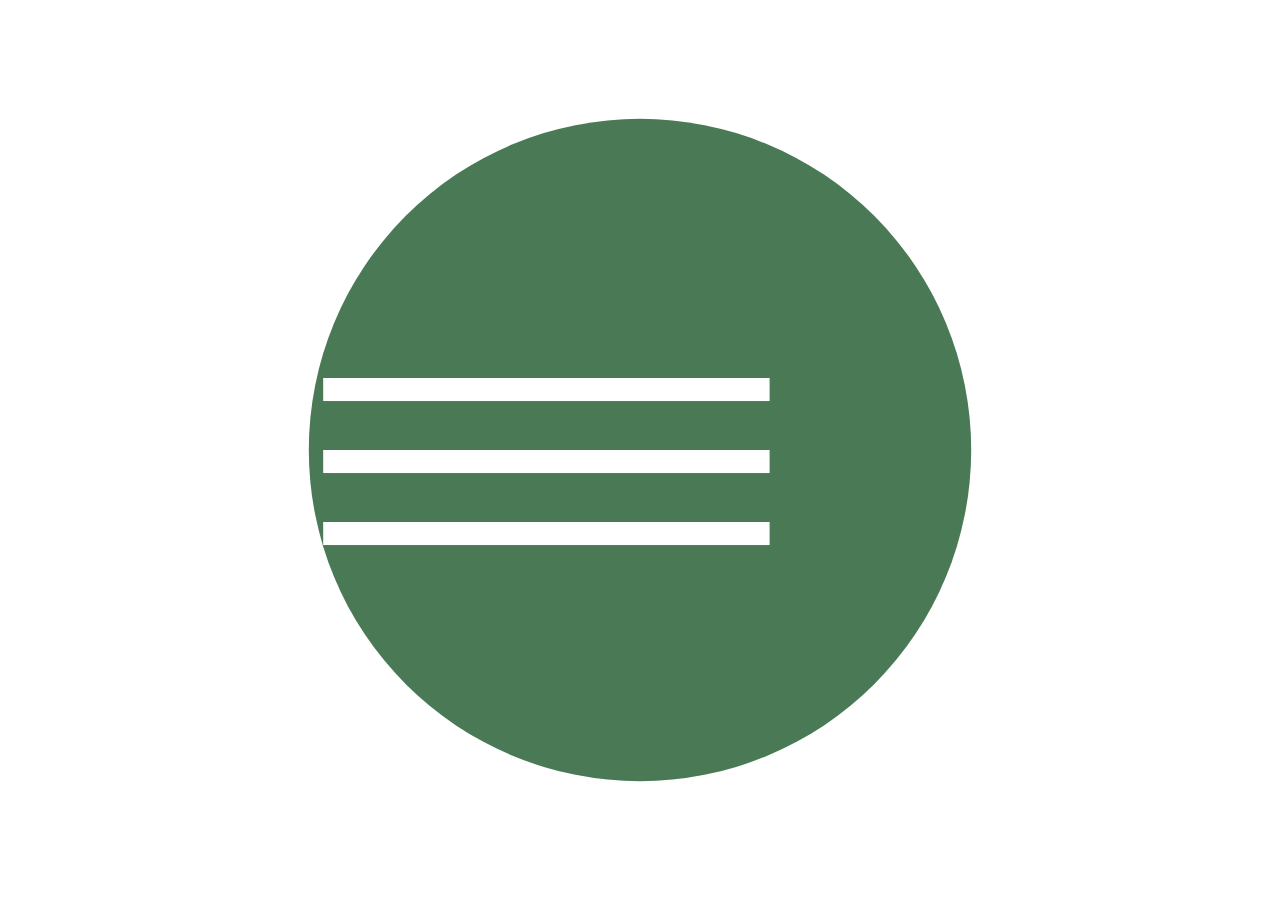
<file: assets/favicon-template.html>
<!DOCTYPE html>
<!-- Render-Template für Bitmap-Favicons. Rendern via build-favicons.ps1. -->
<html>
<head>
<style>
* { margin:0; padding:0; box-sizing:border-box; }
html, body { width:100vw; height:100vh; }
body {
  background: #ffffff;
  display: grid;
  place-items: center;
}
svg { width: 80%; height: 80%; display: block; }
</style>
</head>
<body>
<svg viewBox="0 0 100 100" xmlns="http://www.w3.org/2000/svg">
  <circle cx="50" cy="50" r="46" fill="#4a7a55"/>
  <rect x="6" y="40" width="62" height="3.2" fill="#fff"/>
  <rect x="6" y="50" width="62" height="3.2" fill="#fff"/>
  <rect x="6" y="60" width="62" height="3.2" fill="#fff"/>
</svg>
</body>
</html>
</file>
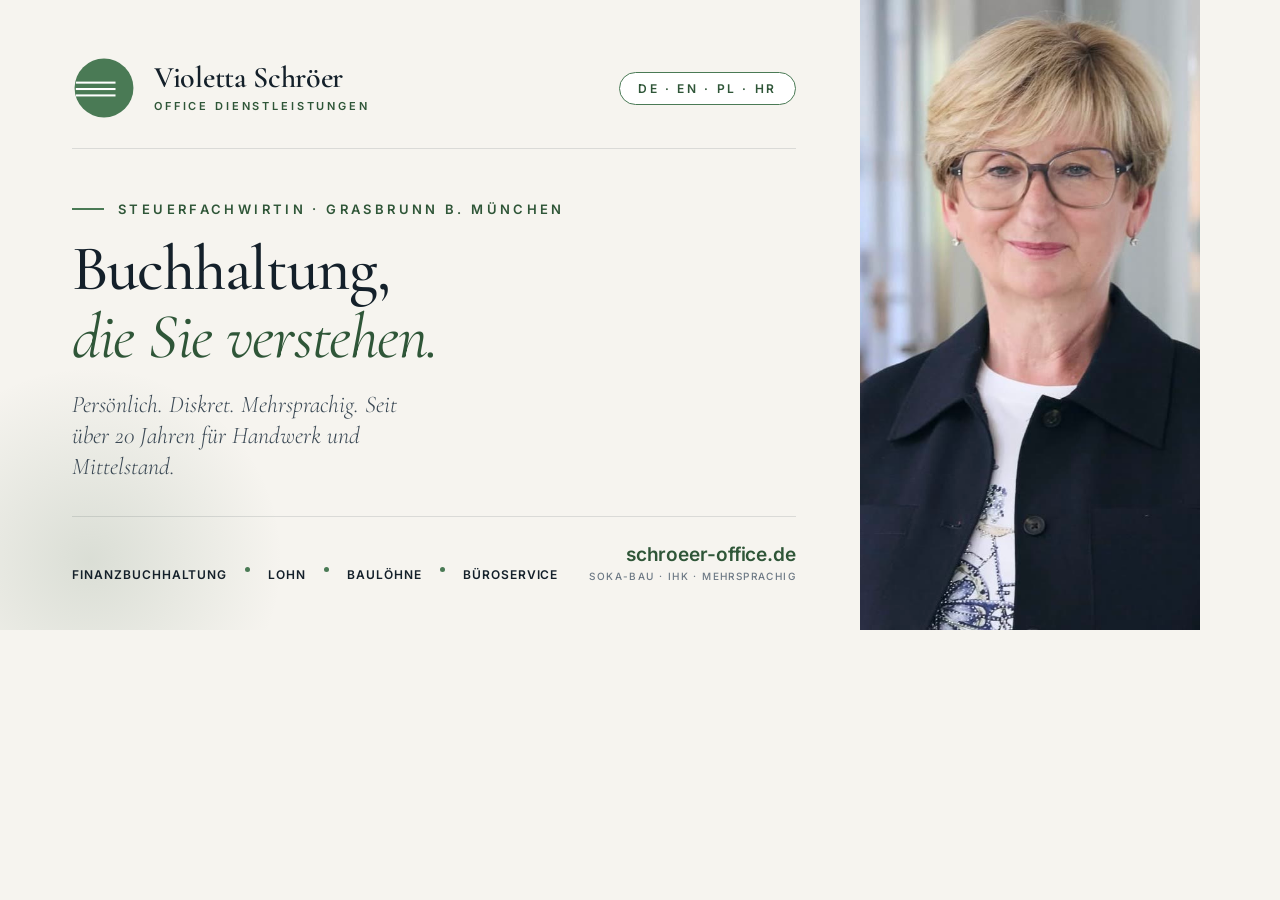
<file: assets/og-image-template.html>
<!DOCTYPE html>
<!--
  og-image-Template v3 (1200×630 px) – brand-first, Portrait rechts
  v3 (2026-09-22): Porträt aus dem Shooting 10.09.2026 ergänzt
  Generieren via build-og-image.ps1 (Headless Chrome)
-->
<html lang="de">
<head>
<meta charset="UTF-8"/>
<title>OG Image Template v2</title>
<style>
@page { size: 1200px 630px; margin: 0; }
* { margin: 0; padding: 0; box-sizing: border-box; }
html, body { width: 1200px; height: 630px; overflow: hidden; }
body {
  font-family: 'Cormorant Garamond', 'Times New Roman', Georgia, serif;
  background: #f6f4ef;
  position: relative;
  color: #14202a;
  display: flex; flex-direction: column;
  padding: 56px 404px 48px 72px;   /* rechts Platz fuer das Portrait */
}

/* ===== Portrait rechts ===== */
.portrait {
  position: absolute; top: 0; right: 0;
  width: 340px; height: 630px;
  object-fit: cover; object-position: 56% 6%;
  z-index: 1;
}
.portrait::after { content: ""; }

/* dezente Texturen aus dem Grün */
body::before {
  content: ""; position: absolute;
  top: -160px; right: -160px;
  width: 520px; height: 520px;
  background: radial-gradient(circle, #4a7a55 0%, transparent 65%);
  opacity: .12; pointer-events: none;
}
body::after {
  content: ""; position: absolute;
  bottom: -140px; left: -120px;
  width: 420px; height: 420px;
  background: radial-gradient(circle, #2f5638 0%, transparent 65%);
  opacity: .14; pointer-events: none;
}

/* ===== Top: Logo + URL ===== */
.top {
  display: flex; align-items: center; justify-content: space-between;
  position: relative; z-index: 2;
  padding-bottom: 28px; border-bottom: 1px solid rgba(20,32,42,.12);
}
.brand-row {
  display: flex; align-items: center; gap: 18px;
}
.brand-row svg { width: 64px; height: 64px; }
.brand-row .name {
  font-family: 'Cormorant Garamond', serif;
  font-size: 30px; font-weight: 600;
  color: #14202a; line-height: 1; letter-spacing: -.01em;
}
.brand-row .sub {
  font-family: 'Inter', sans-serif;
  font-size: 11px; font-weight: 600;
  letter-spacing: .26em; text-transform: uppercase;
  color: #2f5638; margin-top: 6px;
}
.tag-pill {
  font-family: 'Inter', sans-serif;
  font-size: 12px; font-weight: 600;
  letter-spacing: .22em; text-transform: uppercase;
  color: #2f5638;
  padding: 8px 18px;
  background: #fff;
  border: 1px solid #4a7a55;
  border-radius: 999px;
}

/* ===== Center: Headline ===== */
.center {
  flex: 1;
  display: flex; flex-direction: column; justify-content: center;
  position: relative; z-index: 2;
  padding-top: 18px;
}

.eyebrow {
  font-family: 'Inter', sans-serif;
  font-size: 13px; font-weight: 600; letter-spacing: .26em;
  text-transform: uppercase; color: #2f5638;
  display: inline-flex; align-items: center; gap: 14px;
  margin-bottom: 18px;
}
.eyebrow::before {
  content: ""; width: 32px; height: 2px; background: #4a7a55;
}

h1 {
  font-family: 'Cormorant Garamond', serif;
  font-size: 64px; font-weight: 500;
  line-height: 1.06; letter-spacing: -.02em;
  margin: 0 0 14px;
  color: #14202a;
  max-width: 13ch;
}
h1 .accent {
  color: #2f5638;
  font-style: italic;
  font-weight: 400;
}

.tagline {
  font-family: 'Cormorant Garamond', serif;
  font-style: italic; font-weight: 300;
  font-size: 24px; line-height: 1.3;
  color: #3a4854;
  max-width: 34ch;
  margin-top: 4px;
}

/* ===== Bottom: Services + URL ===== */
.bottom {
  display: flex; align-items: flex-end; justify-content: space-between;
  position: relative; z-index: 2;
  padding-top: 26px; border-top: 1px solid rgba(20,32,42,.12);
  gap: 30px;
}
.services {
  display: flex; gap: 14px; flex-wrap: nowrap;
  font-family: 'Inter', sans-serif;
  font-size: 12px; font-weight: 600;
  letter-spacing: .08em; text-transform: uppercase;
  color: #14202a;
}
.services .dot {
  display: inline-block; width: 5px; height: 5px;
  background: #4a7a55; border-radius: 50%;
  vertical-align: middle; margin: 0 4px;
}
.url-block {
  text-align: right;
}
.url-block .url {
  font-family: 'Inter', sans-serif;
  font-size: 19px; font-weight: 700;
  color: #2f5638; white-space: nowrap;
  letter-spacing: -.005em;
}
.url-block .meta {
  font-family: 'Inter', sans-serif;
  font-size: 10px; font-weight: 500;
  letter-spacing: .14em; text-transform: uppercase;
  color: #6c7884; white-space: nowrap;
  margin-top: 4px;
}
</style>
<link rel="stylesheet" href="fonts/fonts.css"/>
</head>
<body>

<!-- Portrait rechts (Shooting 10.09.2026) -->
<img class="portrait" src="img/violetta-schroeer.jpg" alt=""/>

<!-- TOP: Logo + Sprachen-Pill -->
<div class="top">
  <div class="brand-row">
    <svg viewBox="0 0 100 100" aria-hidden="true">
      <circle cx="50" cy="50" r="46" fill="#4a7a55"/>
      <rect x="6" y="40" width="62" height="3.2" fill="#fff"/>
      <rect x="6" y="50" width="62" height="3.2" fill="#fff"/>
      <rect x="6" y="60" width="62" height="3.2" fill="#fff"/>
    </svg>
    <div>
      <div class="name">Violetta Schröer</div>
      <div class="sub">Office Dienstleistungen</div>
    </div>
  </div>
  <div class="tag-pill">DE · EN · PL · HR</div>
</div>

<!-- CENTER: Headline -->
<div class="center">
  <span class="eyebrow">Steuerfachwirtin · Grasbrunn b. München</span>
  <h1>
    Buchhaltung,<br/>
    <span class="accent">die Sie verstehen.</span>
  </h1>
  <p class="tagline">Persönlich. Diskret. Mehrsprachig. Seit über 20 Jahren für Handwerk und Mittelstand.</p>
</div>

<!-- BOTTOM: Services + URL -->
<div class="bottom">
  <div class="services">
    Finanzbuchhaltung<span class="dot"></span>Lohn<span class="dot"></span>Baulöhne<span class="dot"></span>Büroservice
  </div>
  <div class="url-block">
    <div class="url">schroeer-office.de</div>
    <div class="meta">SOKA-BAU · IHK · Mehrsprachig</div>
  </div>
</div>

</body>
</html>
</file>
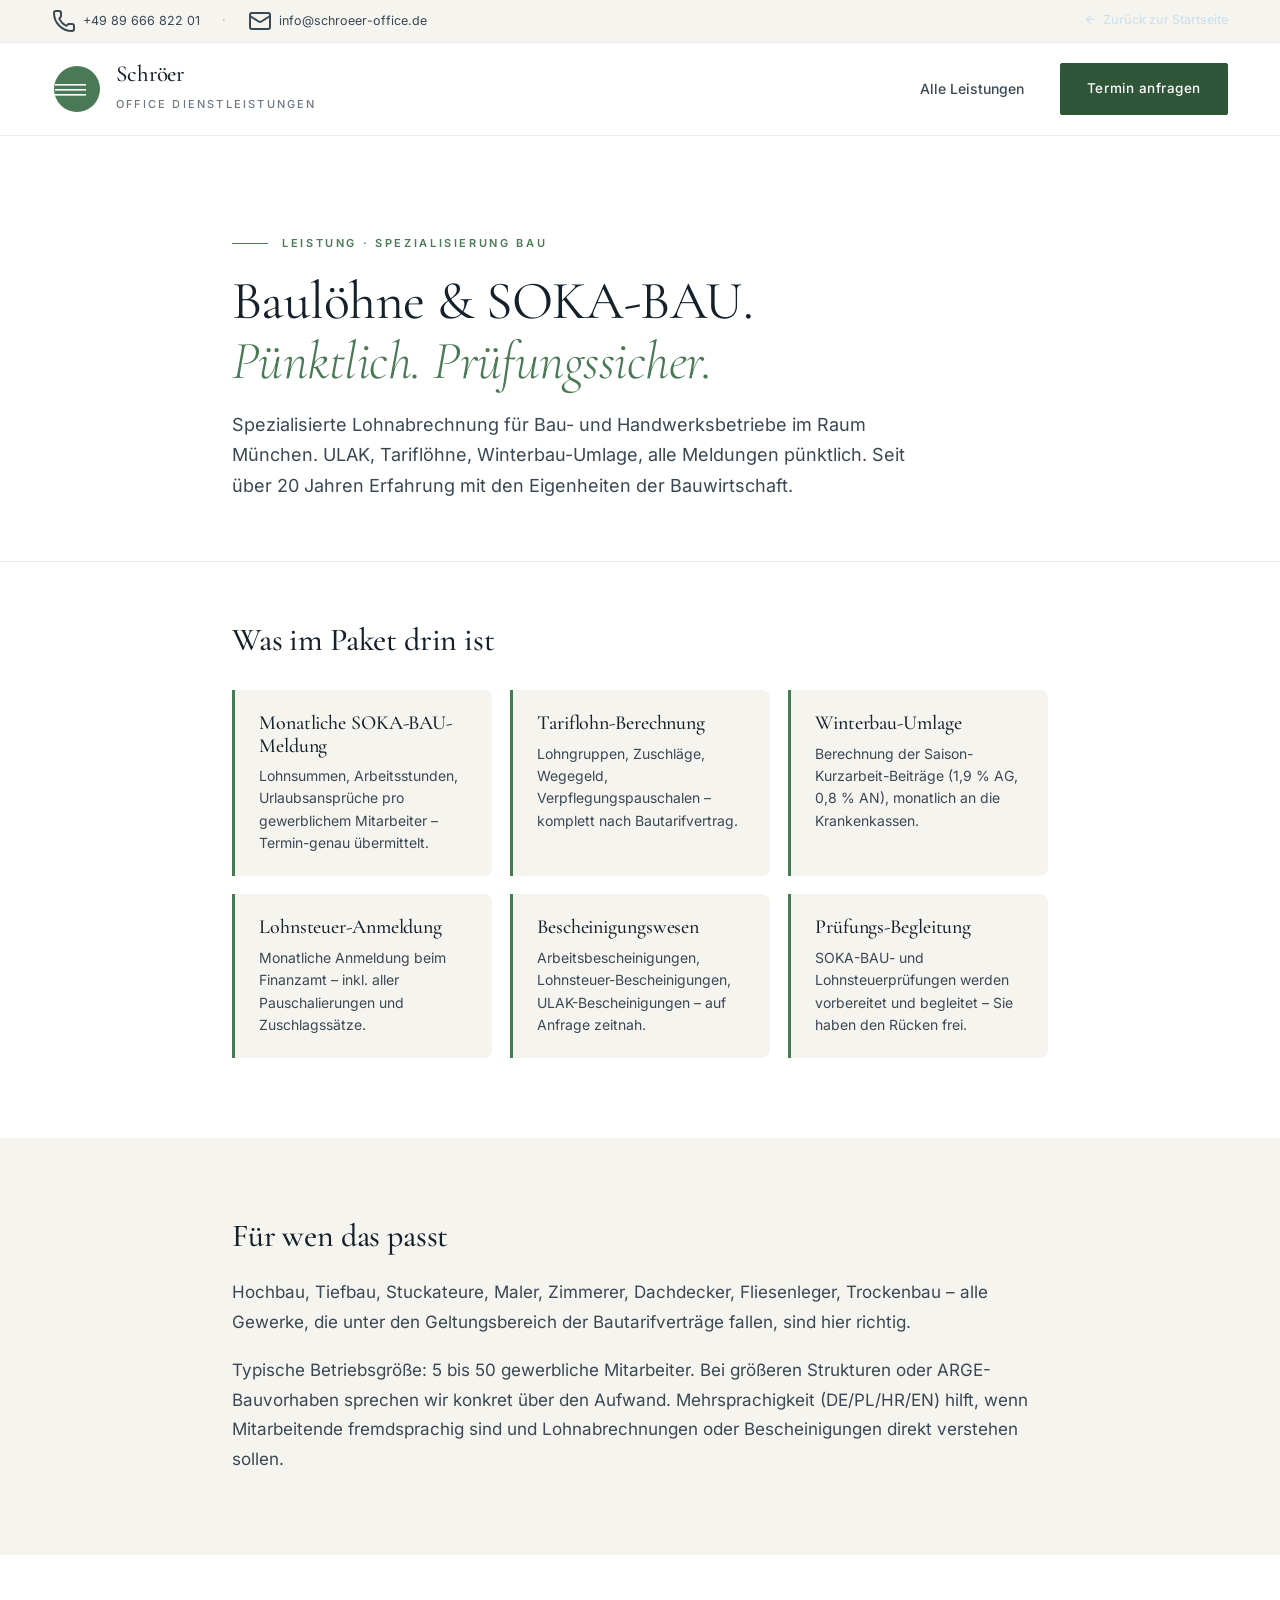
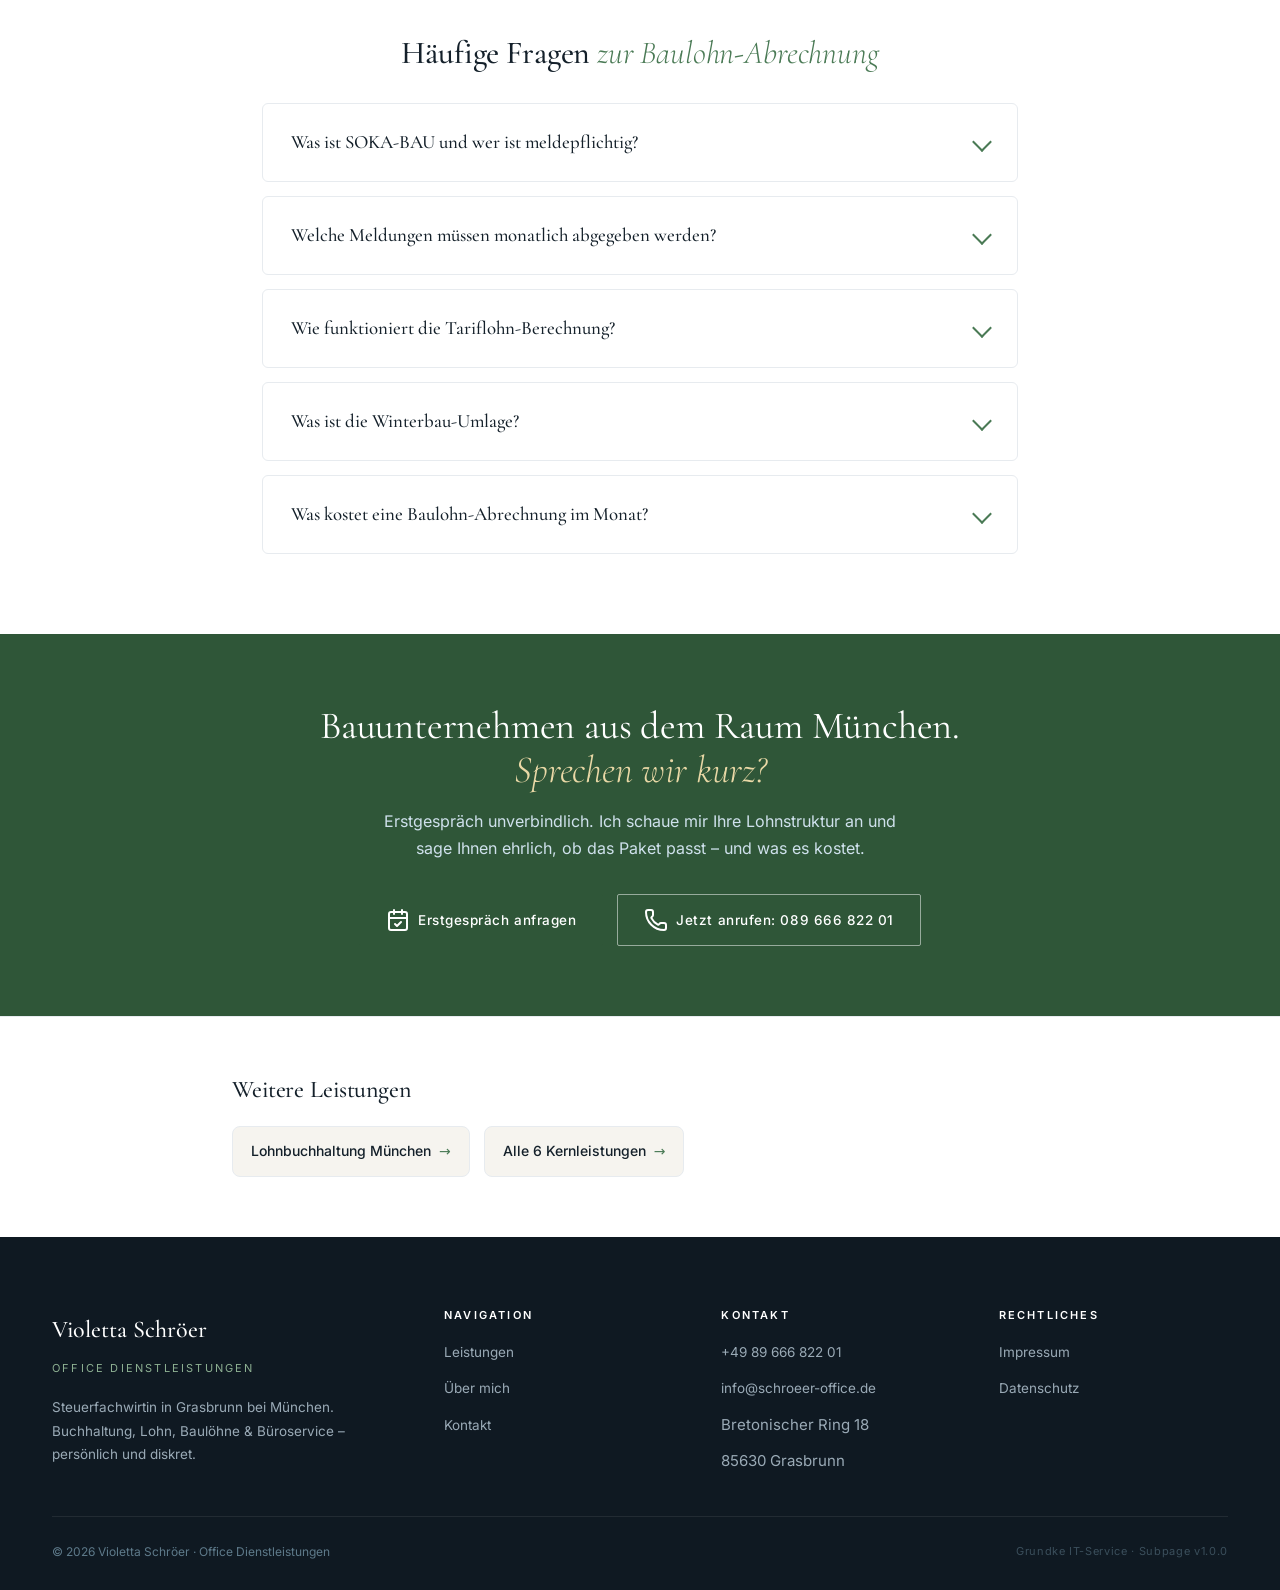
<file: leistungen/baulohn-soka-bau.html>
<!DOCTYPE html>
<!--
  Subpage: Baulöhne mit SOKA-BAU – Lohnabrechnung für Bauunternehmen München
  Version: 1.0.0  (2026-05-02)
  Long-Tail-SEO für „Baulohn", „SOKA-BAU München", „Tariflohn Bau"
-->
<html lang="de">
<head>
<meta charset="UTF-8"/>
<meta name="viewport" content="width=device-width,initial-scale=1.0"/>
<meta name="theme-color" content="#2f5638"/>

<title>Baulöhne &amp; SOKA-BAU – Lohnabrechnung für Bauunternehmen München | Schröer</title>
<meta name="description" content="Spezialisierte Lohnabrechnung für Bau- und Handwerksbetriebe im Raum München: SOKA-BAU, ULAK, Winterbau-Umlage, Tariflöhne. Über 20 Jahre Erfahrung. Persönlich, pünktlich."/>
<meta name="robots" content="index, follow, max-image-preview:large"/>
<link rel="canonical" href="https://schroeer-office.de/leistungen/baulohn-soka-bau.html"/>

<meta property="og:type" content="article"/>
<meta property="og:title" content="Baulöhne &amp; SOKA-BAU – Lohnabrechnung Bauunternehmen München"/>
<meta property="og:description" content="Spezialisierte Lohnabrechnung für Bau- und Handwerksbetriebe: SOKA-BAU, ULAK, Tariflöhne. Über 20 Jahre Erfahrung."/>
<meta property="og:url" content="https://schroeer-office.de/leistungen/baulohn-soka-bau.html"/>
<meta property="og:image" content="https://schroeer-office.de/assets/img/og-image.png"/>
<meta property="og:locale" content="de_DE"/>

<link rel="icon" type="image/svg+xml" href="/assets/img/favicon.svg"/>
<link rel="apple-touch-icon" href="/assets/img/apple-touch-icon.png"/>

<link rel="stylesheet" href="/assets/fonts/fonts.css"/>
<link rel="stylesheet" href="/assets/js/lenis.css"/>
<link rel="stylesheet" href="/assets/css/main.css"/>

<script type="application/ld+json">
{
  "@context": "https://schema.org",
  "@type": "Service",
  "@id": "https://schroeer-office.de/leistungen/baulohn-soka-bau.html#service",
  "name": "Baulöhne mit SOKA-BAU – Lohnabrechnung für Bauunternehmen",
  "description": "Spezialisierte Lohnabrechnung für Bau- und Handwerksbetriebe im Raum München: SOKA-BAU-Meldungen, ULAK, Winterbau-Umlage, Tariflöhne. Pünktlich, vollständig, prüfungssicher.",
  "url": "https://schroeer-office.de/leistungen/baulohn-soka-bau.html",
  "provider": { "@id": "https://schroeer-office.de/#business" },
  "serviceType": "Lohnbuchhaltung",
  "category": "Steuerberatung",
  "areaServed": [
    { "@type": "City", "name": "München" },
    { "@type": "City", "name": "Grasbrunn" },
    { "@type": "AdministrativeArea", "name": "Landkreis München" }
  ],
  "audience": {
    "@type": "BusinessAudience",
    "audienceType": "Bauunternehmen, Handwerksbetriebe, Bauträger"
  }
}
</script>

<script type="application/ld+json">
{
  "@context": "https://schema.org",
  "@type": "FAQPage",
  "mainEntity": [
    { "@type": "Question", "name": "Was ist SOKA-BAU und wer ist meldepflichtig?",
      "acceptedAnswer": { "@type": "Answer", "text": "SOKA-BAU (Sozialkasse des Baugewerbes) verwaltet Urlaubs-, Lohnausgleichs- und Berufsbildungsverfahren der Bauwirtschaft. Meldepflichtig sind grundsätzlich alle Betriebe, die unter den Geltungsbereich der baugewerblichen Tarifverträge fallen – darunter Hochbau, Tiefbau, Stuckateure, Maler, Zimmerer, Dachdecker u.v.m. Anmeldung erfolgt über das ULAK-Verfahren bei der SOKA-BAU. Bei Unsicherheit prüfe ich gerne, ob Ihr Betrieb meldepflichtig ist." }
    },
    { "@type": "Question", "name": "Welche Meldungen müssen monatlich abgegeben werden?",
      "acceptedAnswer": { "@type": "Answer", "text": "Monatlich gegenüber SOKA-BAU: Lohnsumme pro gewerblichem Arbeitnehmer, Arbeitsstunden, Urlaubsansprüche. Plus die regulären SV-Meldungen an Krankenkassen, Lohnsteuer-Anmeldung beim Finanzamt, ggf. Winterbau-Umlage. Termine sind eng – ich halte sie jeden Monat verlässlich ein." }
    },
    { "@type": "Question", "name": "Wie funktioniert die Tariflohn-Berechnung?",
      "acceptedAnswer": { "@type": "Answer", "text": "Bauwirtschaft hat eigene Tariflohngruppen je nach Qualifikation, Region und Tätigkeit (gewerblich/Polier). Dazu Zuschläge für Überstunden, Sonn-/Feiertagsarbeit, erschwerte Bedingungen, Wegegeld, Verpflegungspauschalen. Die Lohnabrechnung muss alle Komponenten korrekt erfassen – sonst gibt es Rückforderungen bei Lohnsteuerprüfung oder SOKA-BAU-Prüfung." }
    },
    { "@type": "Question", "name": "Was ist die Winterbau-Umlage?",
      "acceptedAnswer": { "@type": "Answer", "text": "Die Winterbau-Umlage finanziert das Saison-Kurzarbeitergeld für Bauarbeiter in der Schlechtwetterzeit (1.12.–31.3.). Arbeitgeber zahlen 1,9% der Bruttolohnsumme, Arbeitnehmer 0,8%. Die Berechnung läuft monatlich und wird über die Krankenkassen abgewickelt." }
    },
    { "@type": "Question", "name": "Was kostet eine Baulohn-Abrechnung im Monat?",
      "acceptedAnswer": { "@type": "Answer", "text": "Pauschal pro Mitarbeiter, abhängig von Komplexität (Anzahl Tariflohngruppen, ULAK-Anteil, Reisekostenanteil). Typisches Spektrum: 18–35 € pro Arbeitnehmer und Monat. Beim Erstgespräch erstelle ich Ihnen ein Festpreis-Angebot ohne versteckte Aufschläge." }
    }
  ]
}
</script>
</head>
<body>

<a href="#main" class="skip-link">Zum Hauptinhalt springen</a>

<!-- ============ TOPBAR + HEADER (vereinfacht für Subpage) ============ -->
<div class="topbar">
  <div class="wrap">
    <div class="meta">
      <a href="tel:+498966682201"><i data-lucide="phone" aria-hidden="true"></i><span>+49 89 666 822 01</span></a>
      <span class="sep hide-sm">·</span>
      <a href="mailto:info@schroeer-office.de" class="hide-sm"><i data-lucide="mail" aria-hidden="true"></i><span>info@schroeer-office.de</span></a>
    </div>
    <div>
      <a href="/" style="color:#cfe1ec;font-size:12.5px;font-weight:500;display:inline-flex;align-items:center;gap:6px;text-decoration:none;">
        <i data-lucide="arrow-left" aria-hidden="true" style="width:13px;height:13px;"></i>
        <span>Zurück zur Startseite</span>
      </a>
    </div>
  </div>
</div>

<header class="site" role="banner">
  <div class="wrap">
    <a href="/" class="logo" aria-label="Schröer – Office Dienstleistungen">
      <svg viewBox="0 0 100 100" width="50" height="50" aria-hidden="true">
        <circle cx="50" cy="50" r="46" fill="#4a7a55"/>
        <rect x="6" y="40" width="62" height="3.2" fill="#fff"/>
        <rect x="6" y="50" width="62" height="3.2" fill="#fff"/>
        <rect x="6" y="60" width="62" height="3.2" fill="#fff"/>
      </svg>
      <span>
        <span class="name">Schröer</span><br/>
        <span class="tagline">Office Dienstleistungen</span>
      </span>
    </a>
    <nav class="main">
      <a href="/#leistungen">Alle Leistungen</a>
      <a href="/#kontakt" class="btn btn-primary">Termin anfragen</a>
    </nav>
  </div>
</header>

<main id="main" style="background:var(--bg-soft);">

<!-- Hero (kompakter als Hauptseite) -->
<section style="padding:90px 0 60px;background:var(--bg);">
  <div class="wrap" style="max-width:880px;">
    <span class="eyebrow-c">Leistung · Spezialisierung Bau</span>
    <h1 style="font-size:clamp(2.2rem, 4.2vw, 3.4rem);font-weight:400;line-height:1.12;letter-spacing:-.01em;color:var(--ink);margin:0 0 18px;">
      Baulöhne &amp; SOKA-BAU.<br/>
      <span style="font-style:italic;font-weight:300;color:var(--accent);">Pünktlich. Prüfungssicher.</span>
    </h1>
    <p style="font-size:18px;color:var(--ink-md);line-height:1.7;max-width:62ch;margin:0;">
      Spezialisierte Lohnabrechnung für Bau- und Handwerksbetriebe im Raum München. ULAK, Tariflöhne, Winterbau-Umlage, alle Meldungen pünktlich. Seit über 20 Jahren Erfahrung mit den Eigenheiten der Bauwirtschaft.
    </p>
  </div>
</section>

<!-- Was wir bieten -->
<section style="padding:60px 0 80px;background:var(--bg);border-top:1px solid var(--line);">
  <div class="wrap" style="max-width:880px;">
    <h2 style="font-family:var(--serif);font-size:2rem;font-weight:500;color:var(--ink);margin:0 0 32px;">Was im Paket drin ist</h2>
    <div style="display:grid;grid-template-columns:repeat(auto-fit,minmax(240px,1fr));gap:18px;">
      <div style="background:var(--bg-soft);padding:22px 24px;border-left:3px solid var(--accent);border-radius:0 8px 8px 0;">
        <h3 style="font-family:var(--serif);font-size:1.25rem;font-weight:500;color:var(--ink);margin:0 0 8px;">Monatliche SOKA-BAU-Meldung</h3>
        <p style="font-size:14px;color:var(--ink-md);margin:0;line-height:1.6;">Lohnsummen, Arbeitsstunden, Urlaubsansprüche pro gewerblichem Mitarbeiter – Termin-genau übermittelt.</p>
      </div>
      <div style="background:var(--bg-soft);padding:22px 24px;border-left:3px solid var(--accent);border-radius:0 8px 8px 0;">
        <h3 style="font-family:var(--serif);font-size:1.25rem;font-weight:500;color:var(--ink);margin:0 0 8px;">Tariflohn-Berechnung</h3>
        <p style="font-size:14px;color:var(--ink-md);margin:0;line-height:1.6;">Lohngruppen, Zuschläge, Wegegeld, Verpflegungspauschalen – komplett nach Bautarifvertrag.</p>
      </div>
      <div style="background:var(--bg-soft);padding:22px 24px;border-left:3px solid var(--accent);border-radius:0 8px 8px 0;">
        <h3 style="font-family:var(--serif);font-size:1.25rem;font-weight:500;color:var(--ink);margin:0 0 8px;">Winterbau-Umlage</h3>
        <p style="font-size:14px;color:var(--ink-md);margin:0;line-height:1.6;">Berechnung der Saison-Kurzarbeit-Beiträge (1,9 % AG, 0,8 % AN), monatlich an die Krankenkassen.</p>
      </div>
      <div style="background:var(--bg-soft);padding:22px 24px;border-left:3px solid var(--accent);border-radius:0 8px 8px 0;">
        <h3 style="font-family:var(--serif);font-size:1.25rem;font-weight:500;color:var(--ink);margin:0 0 8px;">Lohnsteuer-Anmeldung</h3>
        <p style="font-size:14px;color:var(--ink-md);margin:0;line-height:1.6;">Monatliche Anmeldung beim Finanzamt – inkl. aller Pauschalierungen und Zuschlagssätze.</p>
      </div>
      <div style="background:var(--bg-soft);padding:22px 24px;border-left:3px solid var(--accent);border-radius:0 8px 8px 0;">
        <h3 style="font-family:var(--serif);font-size:1.25rem;font-weight:500;color:var(--ink);margin:0 0 8px;">Bescheinigungswesen</h3>
        <p style="font-size:14px;color:var(--ink-md);margin:0;line-height:1.6;">Arbeitsbescheinigungen, Lohnsteuer-Bescheinigungen, ULAK-Bescheinigungen – auf Anfrage zeitnah.</p>
      </div>
      <div style="background:var(--bg-soft);padding:22px 24px;border-left:3px solid var(--accent);border-radius:0 8px 8px 0;">
        <h3 style="font-family:var(--serif);font-size:1.25rem;font-weight:500;color:var(--ink);margin:0 0 8px;">Prüfungs-Begleitung</h3>
        <p style="font-size:14px;color:var(--ink-md);margin:0;line-height:1.6;">SOKA-BAU- und Lohnsteuerprüfungen werden vorbereitet und begleitet – Sie haben den Rücken frei.</p>
      </div>
    </div>
  </div>
</section>

<!-- Für wen -->
<section style="padding:80px 0;background:var(--bg-soft);">
  <div class="wrap" style="max-width:880px;">
    <h2 style="font-family:var(--serif);font-size:2rem;font-weight:500;color:var(--ink);margin:0 0 24px;">Für wen das passt</h2>
    <p style="font-size:17px;color:var(--ink-md);line-height:1.75;margin:0 0 18px;">
      Hochbau, Tiefbau, Stuckateure, Maler, Zimmerer, Dachdecker, Fliesenleger, Trockenbau – alle Gewerke, die unter den Geltungsbereich der Bautarifverträge fallen, sind hier richtig.
    </p>
    <p style="font-size:17px;color:var(--ink-md);line-height:1.75;margin:0;">
      Typische Betriebsgröße: 5 bis 50 gewerbliche Mitarbeiter. Bei größeren Strukturen oder ARGE-Bauvorhaben sprechen wir konkret über den Aufwand. Mehrsprachigkeit (DE/PL/HR/EN) hilft, wenn Mitarbeitende fremdsprachig sind und Lohnabrechnungen oder Bescheinigungen direkt verstehen sollen.
    </p>
  </div>
</section>

<!-- FAQ -->
<section class="faq" style="padding:80px 0;">
  <div class="wrap" style="max-width:820px;">
    <h2 style="font-family:var(--serif);font-size:2rem;font-weight:500;color:var(--ink);margin:0 0 32px;text-align:center;">
      Häufige Fragen <span style="color:var(--accent);font-style:italic;font-weight:300;">zur Baulohn-Abrechnung</span>
    </h2>
    <div class="faq-list">
      <details>
        <summary>Was ist SOKA-BAU und wer ist meldepflichtig?</summary>
        <div class="answer">SOKA-BAU (Sozialkasse des Baugewerbes) verwaltet Urlaubs-, Lohnausgleichs- und Berufsbildungsverfahren der Bauwirtschaft. Meldepflichtig sind grundsätzlich alle Betriebe, die unter den Geltungsbereich der baugewerblichen Tarifverträge fallen – darunter Hochbau, Tiefbau, Stuckateure, Maler, Zimmerer, Dachdecker u. v. m. Anmeldung erfolgt über das ULAK-Verfahren bei der SOKA-BAU. Bei Unsicherheit prüfe ich gerne, ob Ihr Betrieb meldepflichtig ist.</div>
      </details>
      <details>
        <summary>Welche Meldungen müssen monatlich abgegeben werden?</summary>
        <div class="answer">Monatlich gegenüber SOKA-BAU: Lohnsumme pro gewerblichem Arbeitnehmer, Arbeitsstunden, Urlaubsansprüche. Plus die regulären SV-Meldungen an Krankenkassen, Lohnsteuer-Anmeldung beim Finanzamt, ggf. Winterbau-Umlage. Termine sind eng – ich halte sie jeden Monat verlässlich ein.</div>
      </details>
      <details>
        <summary>Wie funktioniert die Tariflohn-Berechnung?</summary>
        <div class="answer">Bauwirtschaft hat eigene Tariflohngruppen je nach Qualifikation, Region und Tätigkeit (gewerblich/Polier). Dazu Zuschläge für Überstunden, Sonn-/Feiertagsarbeit, erschwerte Bedingungen, Wegegeld, Verpflegungspauschalen. Die Lohnabrechnung muss alle Komponenten korrekt erfassen – sonst gibt es Rückforderungen bei Lohnsteuerprüfung oder SOKA-BAU-Prüfung.</div>
      </details>
      <details>
        <summary>Was ist die Winterbau-Umlage?</summary>
        <div class="answer">Die Winterbau-Umlage finanziert das Saison-Kurzarbeitergeld für Bauarbeiter in der Schlechtwetterzeit (1.12.–31.3.). Arbeitgeber zahlen 1,9 % der Bruttolohnsumme, Arbeitnehmer 0,8 %. Die Berechnung läuft monatlich und wird über die Krankenkassen abgewickelt.</div>
      </details>
      <details>
        <summary>Was kostet eine Baulohn-Abrechnung im Monat?</summary>
        <div class="answer">Pauschal pro Mitarbeiter, abhängig von Komplexität (Anzahl Tariflohngruppen, ULAK-Anteil, Reisekostenanteil). Typisches Spektrum: 18–35 € pro Arbeitnehmer und Monat. Beim Erstgespräch erstelle ich Ihnen ein Festpreis-Angebot ohne versteckte Aufschläge.</div>
      </details>
    </div>
  </div>
</section>

<!-- CTA -->
<section style="background:var(--accent-dk);color:#fff;padding:70px 0;">
  <div class="wrap" style="max-width:780px;text-align:center;">
    <h2 style="font-family:var(--serif);font-size:clamp(1.7rem,3.5vw,2.4rem);font-weight:400;color:#fff;margin:0 0 16px;line-height:1.15;">
      Bauunternehmen aus dem Raum München.<br/>
      <span style="font-style:italic;font-weight:300;color:#e9d8a6;">Sprechen wir kurz?</span>
    </h2>
    <p style="font-size:16px;color:#cfe1ec;line-height:1.7;margin:0 0 32px;max-width:54ch;margin-left:auto;margin-right:auto;">
      Erstgespräch unverbindlich. Ich schaue mir Ihre Lohnstruktur an und sage Ihnen ehrlich, ob das Paket passt – und was es kostet.
    </p>
    <div style="display:flex;gap:14px;justify-content:center;flex-wrap:wrap;">
      <a href="/#kontakt" class="btn btn-gold">
        <i data-lucide="calendar-check" aria-hidden="true"></i>
        <span>Erstgespräch anfragen</span>
      </a>
      <a href="tel:+498966682201" class="btn btn-outline-light">
        <i data-lucide="phone" aria-hidden="true"></i>
        <span>Jetzt anrufen: 089 666 822 01</span>
      </a>
    </div>
  </div>
</section>

<!-- Mehr Leistungen -->
<section style="padding:60px 0;background:var(--bg);border-top:1px solid var(--line);">
  <div class="wrap" style="max-width:880px;">
    <h2 style="font-family:var(--serif);font-size:1.5rem;font-weight:500;color:var(--ink);margin:0 0 22px;">Weitere Leistungen</h2>
    <div style="display:flex;flex-wrap:wrap;gap:14px;">
      <a href="/leistungen/lohnbuchhaltung-muenchen.html" style="display:inline-flex;align-items:center;gap:8px;padding:12px 18px;background:var(--bg-soft);color:var(--ink);text-decoration:none;border:1px solid var(--line);border-radius:8px;font-size:14px;font-weight:500;transition:all .2s;">
        Lohnbuchhaltung München <span style="color:var(--accent);">→</span>
      </a>
      <a href="/#leistungen" style="display:inline-flex;align-items:center;gap:8px;padding:12px 18px;background:var(--bg-soft);color:var(--ink);text-decoration:none;border:1px solid var(--line);border-radius:8px;font-size:14px;font-weight:500;transition:all .2s;">
        Alle 6 Kernleistungen <span style="color:var(--accent);">→</span>
      </a>
    </div>
  </div>
</section>

</main>

<!-- Footer (kompakt) -->
<footer class="site" role="contentinfo">
  <div class="wrap">
    <div class="foot-grid">
      <div class="foot-brand">
        <div class="name">Violetta Schröer</div>
        <div class="tag">Office Dienstleistungen</div>
        <p>Steuerfachwirtin in Grasbrunn bei München. Buchhaltung, Lohn, Baulöhne &amp; Büroservice – persönlich und diskret.</p>
      </div>
      <div class="foot-col">
        <h4>Navigation</h4>
        <ul>
          <li><a href="/#leistungen">Leistungen</a></li>
          <li><a href="/#ueber">Über mich</a></li>
          <li><a href="/#kontakt">Kontakt</a></li>
        </ul>
      </div>
      <div class="foot-col">
        <h4>Kontakt</h4>
        <ul>
          <li><a href="tel:+498966682201">+49 89 666 822 01</a></li>
          <li><a href="mailto:info@schroeer-office.de">info@schroeer-office.de</a></li>
          <li>Bretonischer Ring 18</li>
          <li>85630 Grasbrunn</li>
        </ul>
      </div>
      <div class="foot-col">
        <h4>Rechtliches</h4>
        <ul>
          <li><a href="/impressum.html">Impressum</a></li>
          <li><a href="/datenschutz.html">Datenschutz</a></li>
        </ul>
      </div>
    </div>
    <div class="foot-bottom">
      <div>© <span id="yr">2026</span> Violetta Schröer · Office Dienstleistungen</div>
      <div class="ci-note">Grundke IT-Service · Subpage v1.0.0</div>
    </div>
  </div>
</footer>

<script src="/assets/js/lucide.min.js" defer></script>
<script>
window.addEventListener('load', () => {
  if (window.lucide) lucide.createIcons();
  document.getElementById('yr').textContent = new Date().getFullYear();
});
</script>

</body>
</html>
</file>
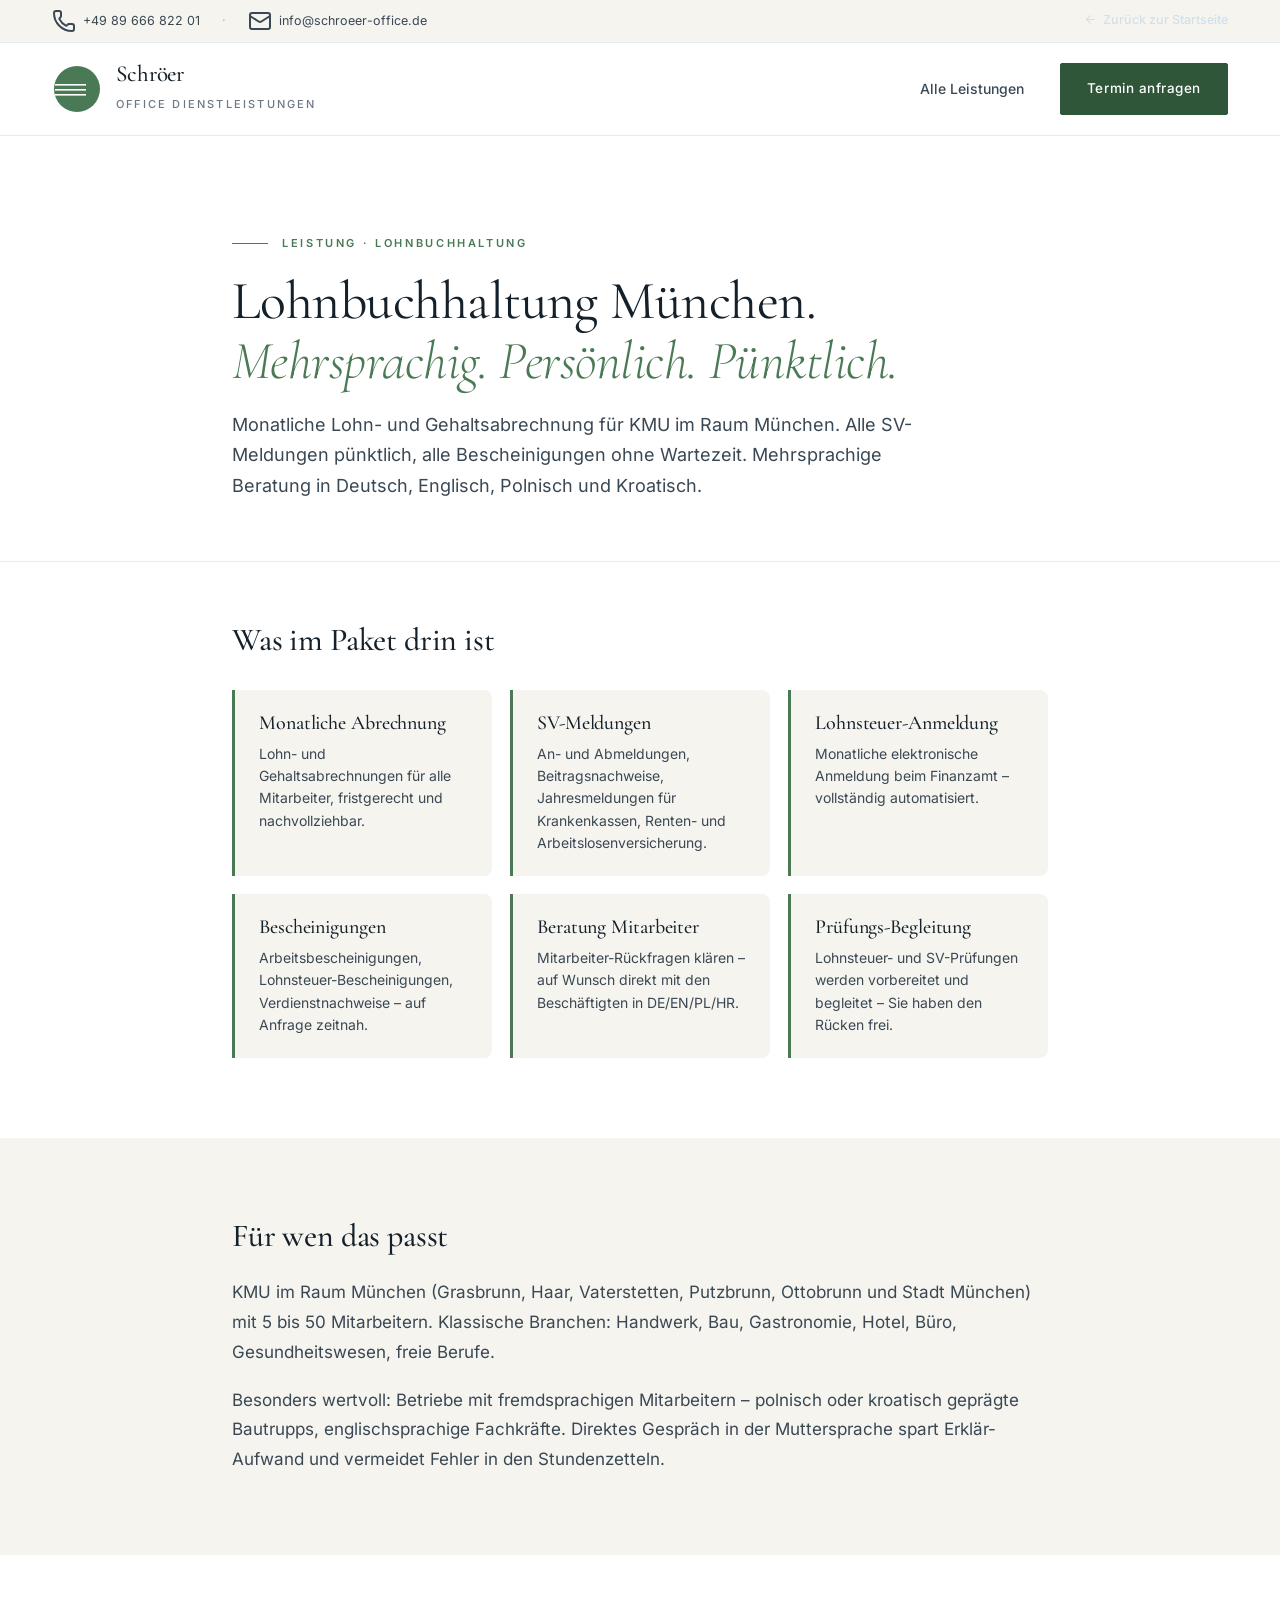
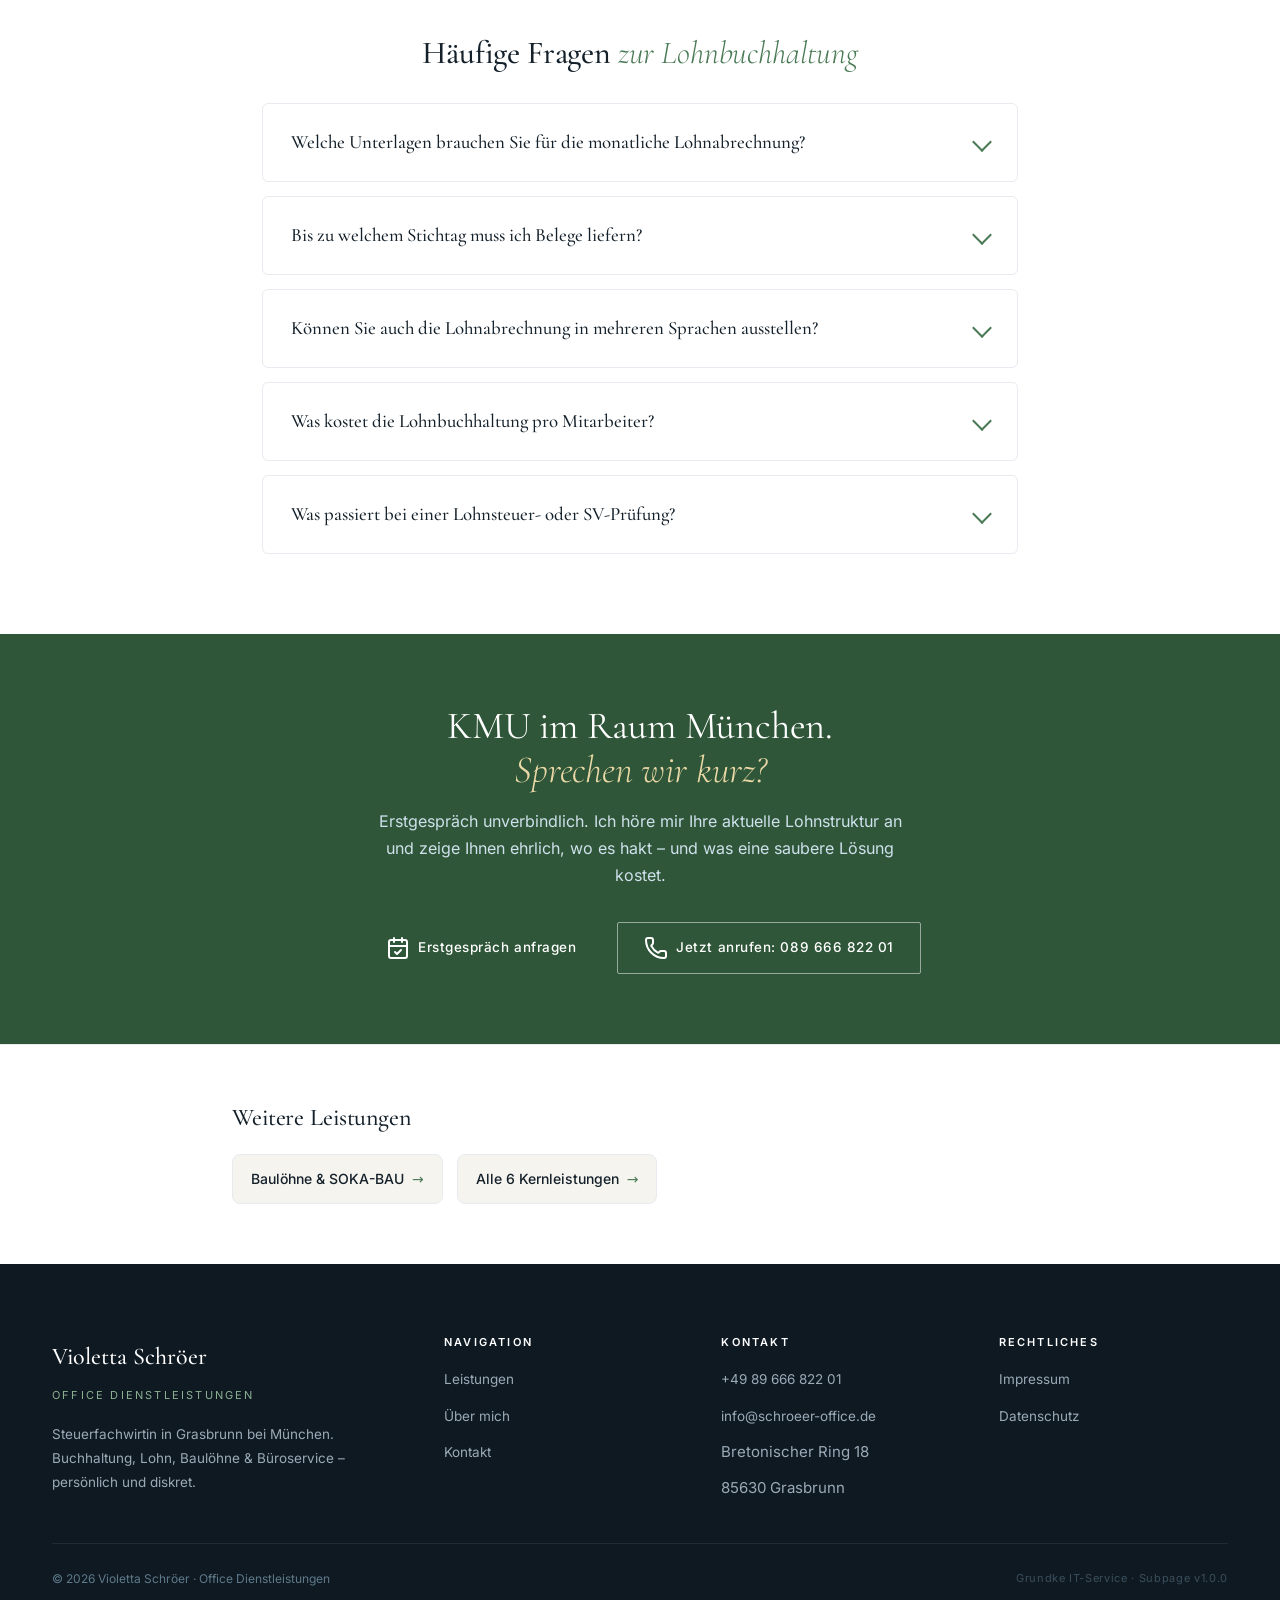
<file: leistungen/lohnbuchhaltung-muenchen.html>
<!DOCTYPE html>
<!--
  Subpage: Lohnbuchhaltung München – Mehrsprachig & persönlich
  Version: 1.0.0  (2026-05-02)
  Long-Tail-SEO für „Lohnbuchhaltung München", „mehrsprachige Lohnbuchhaltung"
-->
<html lang="de">
<head>
<meta charset="UTF-8"/>
<meta name="viewport" content="width=device-width,initial-scale=1.0"/>
<meta name="theme-color" content="#2f5638"/>

<title>Lohnbuchhaltung München – mehrsprachig & persönlich | Schröer</title>
<meta name="description" content="Lohnbuchhaltung für KMU im Raum München: monatliche Abrechnung, alle SV-Meldungen, mehrsprachig DE/EN/PL/HR. Über 20 Jahre Erfahrung."/>
<meta name="robots" content="index, follow, max-image-preview:large"/>
<link rel="canonical" href="https://schroeer-office.de/leistungen/lohnbuchhaltung-muenchen.html"/>

<meta property="og:type" content="article"/>
<meta property="og:title" content="Lohnbuchhaltung München – mehrsprachig & persönlich"/>
<meta property="og:description" content="Lohnbuchhaltung für KMU im Raum München: monatliche Abrechnung, alle SV-Meldungen, mehrsprachig DE/EN/PL/HR."/>
<meta property="og:url" content="https://schroeer-office.de/leistungen/lohnbuchhaltung-muenchen.html"/>
<meta property="og:image" content="https://schroeer-office.de/assets/img/og-image.png"/>
<meta property="og:locale" content="de_DE"/>

<link rel="icon" type="image/svg+xml" href="/assets/img/favicon.svg"/>
<link rel="apple-touch-icon" href="/assets/img/apple-touch-icon.png"/>

<link rel="stylesheet" href="/assets/fonts/fonts.css"/>
<link rel="stylesheet" href="/assets/js/lenis.css"/>
<link rel="stylesheet" href="/assets/css/main.css"/>

<script type="application/ld+json">
{
  "@context": "https://schema.org",
  "@type": "Service",
  "@id": "https://schroeer-office.de/leistungen/lohnbuchhaltung-muenchen.html#service",
  "name": "Lohnbuchhaltung München – mehrsprachig & persönlich",
  "description": "Monatliche Lohn- und Gehaltsabrechnungen für KMU im Raum München. Alle Meldungen an Krankenkassen, Finanzamt und ggf. SOKA-BAU. Mehrsprachig DE/EN/PL/HR.",
  "url": "https://schroeer-office.de/leistungen/lohnbuchhaltung-muenchen.html",
  "provider": { "@id": "https://schroeer-office.de/#business" },
  "serviceType": "Lohnbuchhaltung",
  "category": "Steuerberatung",
  "areaServed": [
    { "@type": "City", "name": "München" },
    { "@type": "City", "name": "Grasbrunn" },
    { "@type": "City", "name": "Haar" },
    { "@type": "City", "name": "Vaterstetten" },
    { "@type": "AdministrativeArea", "name": "Landkreis München" }
  ],
  "audience": {
    "@type": "BusinessAudience",
    "audienceType": "Kleine und mittlere Unternehmen, Handwerksbetriebe, Selbstständige"
  }
}
</script>

<script type="application/ld+json">
{
  "@context": "https://schema.org",
  "@type": "FAQPage",
  "mainEntity": [
    { "@type": "Question", "name": "Welche Unterlagen brauchen Sie für die monatliche Lohnabrechnung?",
      "acceptedAnswer": { "@type": "Answer", "text": "Pro Mitarbeiter beim Eintritt einmalig: Personalfragebogen, SV-Ausweis, Lohnsteuermerkmale, ggf. Mitgliedsbescheinigung der Krankenkasse, Bankverbindung. Monatlich: Stundennachweise oder Anwesenheitslisten, Krankmeldungen, Urlaubsanträge, ggf. Reisekostenabrechnungen. Alles digital oder klassisch im Ordner – wie es Ihnen passt." }
    },
    { "@type": "Question", "name": "Bis zu welchem Stichtag muss ich Belege liefern?",
      "acceptedAnswer": { "@type": "Answer", "text": "Für die Abrechnung des Vormonats brauche ich die Unterlagen bis zum 5. Werktag. Lohnsteuer-Anmeldung muss bis zum 10. des Folgemonats beim Finanzamt sein, SV-Beiträge bis zum drittletzten Bankarbeitstag. Wir machen einen festen Übergabe-Rhythmus aus, damit Sie nicht hinterherlaufen müssen." }
    },
    { "@type": "Question", "name": "Können Sie auch die Lohnabrechnung in mehreren Sprachen ausstellen?",
      "acceptedAnswer": { "@type": "Answer", "text": "Die offiziellen Lohnabrechnungen sind auf Deutsch (gesetzliche Vorgabe). Erläuterungen, Bescheinigungen und persönliche Gespräche kann ich aber in Englisch, Polnisch oder Kroatisch führen. Das ist gerade für Bauunternehmen mit polnischen oder kroatischen Mitarbeitern wertvoll, weil Rückfragen direkt geklärt werden können." }
    },
    { "@type": "Question", "name": "Was kostet die Lohnbuchhaltung pro Mitarbeiter?",
      "acceptedAnswer": { "@type": "Answer", "text": "Standard-Pauschale für Angestellte: ca. 12–18 € pro Mitarbeiter und Monat. Komplexere Fälle (Bauarbeiter mit SOKA-BAU, kompliziertes Bescheinigungswesen, Direktversicherungen): 18–35 €. Im Erstgespräch sehen wir uns Ihre konkrete Struktur an und Sie bekommen ein Festpreis-Angebot." }
    },
    { "@type": "Question", "name": "Was passiert bei einer Lohnsteuer- oder SV-Prüfung?",
      "acceptedAnswer": { "@type": "Answer", "text": "Ich bereite die Prüfung mit Ihnen vor: Unterlagen sortieren, Stichproben prüfen, kritische Themen vor dem Prüfer offen ansprechen. Während der Prüfung bin ich Ansprechpartnerin für den Prüfer und beantworte fachliche Rückfragen. Das nimmt Druck von Ihnen und führt zu kürzeren, weniger streitigen Prüfungen." }
    }
  ]
}
</script>
</head>
<body>

<a href="#main" class="skip-link">Zum Hauptinhalt springen</a>

<div class="topbar">
  <div class="wrap">
    <div class="meta">
      <a href="tel:+498966682201"><i data-lucide="phone" aria-hidden="true"></i><span>+49 89 666 822 01</span></a>
      <span class="sep hide-sm">·</span>
      <a href="mailto:info@schroeer-office.de" class="hide-sm"><i data-lucide="mail" aria-hidden="true"></i><span>info@schroeer-office.de</span></a>
    </div>
    <div>
      <a href="/" style="color:#cfe1ec;font-size:12.5px;font-weight:500;display:inline-flex;align-items:center;gap:6px;text-decoration:none;">
        <i data-lucide="arrow-left" aria-hidden="true" style="width:13px;height:13px;"></i>
        <span>Zurück zur Startseite</span>
      </a>
    </div>
  </div>
</div>

<header class="site" role="banner">
  <div class="wrap">
    <a href="/" class="logo" aria-label="Schröer – Office Dienstleistungen">
      <svg viewBox="0 0 100 100" width="50" height="50" aria-hidden="true">
        <circle cx="50" cy="50" r="46" fill="#4a7a55"/>
        <rect x="6" y="40" width="62" height="3.2" fill="#fff"/>
        <rect x="6" y="50" width="62" height="3.2" fill="#fff"/>
        <rect x="6" y="60" width="62" height="3.2" fill="#fff"/>
      </svg>
      <span>
        <span class="name">Schröer</span><br/>
        <span class="tagline">Office Dienstleistungen</span>
      </span>
    </a>
    <nav class="main">
      <a href="/#leistungen">Alle Leistungen</a>
      <a href="/#kontakt" class="btn btn-primary">Termin anfragen</a>
    </nav>
  </div>
</header>

<main id="main" style="background:var(--bg-soft);">

<section style="padding:90px 0 60px;background:var(--bg);">
  <div class="wrap" style="max-width:880px;">
    <span class="eyebrow-c">Leistung · Lohnbuchhaltung</span>
    <h1 style="font-size:clamp(2.2rem, 4.2vw, 3.4rem);font-weight:400;line-height:1.12;letter-spacing:-.01em;color:var(--ink);margin:0 0 18px;">
      Lohnbuchhaltung München.<br/>
      <span style="font-style:italic;font-weight:300;color:var(--accent);">Mehrsprachig. Persönlich. Pünktlich.</span>
    </h1>
    <p style="font-size:18px;color:var(--ink-md);line-height:1.7;max-width:62ch;margin:0;">
      Monatliche Lohn- und Gehaltsabrechnung für KMU im Raum München. Alle SV-Meldungen pünktlich, alle Bescheinigungen ohne Wartezeit. Mehrsprachige Beratung in Deutsch, Englisch, Polnisch und Kroatisch.
    </p>
  </div>
</section>

<section style="padding:60px 0 80px;background:var(--bg);border-top:1px solid var(--line);">
  <div class="wrap" style="max-width:880px;">
    <h2 style="font-family:var(--serif);font-size:2rem;font-weight:500;color:var(--ink);margin:0 0 32px;">Was im Paket drin ist</h2>
    <div style="display:grid;grid-template-columns:repeat(auto-fit,minmax(240px,1fr));gap:18px;">
      <div style="background:var(--bg-soft);padding:22px 24px;border-left:3px solid var(--accent);border-radius:0 8px 8px 0;">
        <h3 style="font-family:var(--serif);font-size:1.25rem;font-weight:500;color:var(--ink);margin:0 0 8px;">Monatliche Abrechnung</h3>
        <p style="font-size:14px;color:var(--ink-md);margin:0;line-height:1.6;">Lohn- und Gehaltsabrechnungen für alle Mitarbeiter, fristgerecht und nachvollziehbar.</p>
      </div>
      <div style="background:var(--bg-soft);padding:22px 24px;border-left:3px solid var(--accent);border-radius:0 8px 8px 0;">
        <h3 style="font-family:var(--serif);font-size:1.25rem;font-weight:500;color:var(--ink);margin:0 0 8px;">SV-Meldungen</h3>
        <p style="font-size:14px;color:var(--ink-md);margin:0;line-height:1.6;">An- und Abmeldungen, Beitragsnachweise, Jahresmeldungen für Krankenkassen, Renten- und Arbeitslosenversicherung.</p>
      </div>
      <div style="background:var(--bg-soft);padding:22px 24px;border-left:3px solid var(--accent);border-radius:0 8px 8px 0;">
        <h3 style="font-family:var(--serif);font-size:1.25rem;font-weight:500;color:var(--ink);margin:0 0 8px;">Lohnsteuer-Anmeldung</h3>
        <p style="font-size:14px;color:var(--ink-md);margin:0;line-height:1.6;">Monatliche elektronische Anmeldung beim Finanzamt – vollständig automatisiert.</p>
      </div>
      <div style="background:var(--bg-soft);padding:22px 24px;border-left:3px solid var(--accent);border-radius:0 8px 8px 0;">
        <h3 style="font-family:var(--serif);font-size:1.25rem;font-weight:500;color:var(--ink);margin:0 0 8px;">Bescheinigungen</h3>
        <p style="font-size:14px;color:var(--ink-md);margin:0;line-height:1.6;">Arbeitsbescheinigungen, Lohnsteuer-Bescheinigungen, Verdienstnachweise – auf Anfrage zeitnah.</p>
      </div>
      <div style="background:var(--bg-soft);padding:22px 24px;border-left:3px solid var(--accent);border-radius:0 8px 8px 0;">
        <h3 style="font-family:var(--serif);font-size:1.25rem;font-weight:500;color:var(--ink);margin:0 0 8px;">Beratung Mitarbeiter</h3>
        <p style="font-size:14px;color:var(--ink-md);margin:0;line-height:1.6;">Mitarbeiter-Rückfragen klären – auf Wunsch direkt mit den Beschäftigten in DE/EN/PL/HR.</p>
      </div>
      <div style="background:var(--bg-soft);padding:22px 24px;border-left:3px solid var(--accent);border-radius:0 8px 8px 0;">
        <h3 style="font-family:var(--serif);font-size:1.25rem;font-weight:500;color:var(--ink);margin:0 0 8px;">Prüfungs-Begleitung</h3>
        <p style="font-size:14px;color:var(--ink-md);margin:0;line-height:1.6;">Lohnsteuer- und SV-Prüfungen werden vorbereitet und begleitet – Sie haben den Rücken frei.</p>
      </div>
    </div>
  </div>
</section>

<section style="padding:80px 0;background:var(--bg-soft);">
  <div class="wrap" style="max-width:880px;">
    <h2 style="font-family:var(--serif);font-size:2rem;font-weight:500;color:var(--ink);margin:0 0 24px;">Für wen das passt</h2>
    <p style="font-size:17px;color:var(--ink-md);line-height:1.75;margin:0 0 18px;">
      KMU im Raum München (Grasbrunn, Haar, Vaterstetten, Putzbrunn, Ottobrunn und Stadt München) mit 5 bis 50 Mitarbeitern. Klassische Branchen: Handwerk, Bau, Gastronomie, Hotel, Büro, Gesundheitswesen, freie Berufe.
    </p>
    <p style="font-size:17px;color:var(--ink-md);line-height:1.75;margin:0;">
      Besonders wertvoll: Betriebe mit fremdsprachigen Mitarbeitern – polnisch oder kroatisch geprägte Bautrupps, englischsprachige Fachkräfte. Direktes Gespräch in der Muttersprache spart Erklär-Aufwand und vermeidet Fehler in den Stundenzetteln.
    </p>
  </div>
</section>

<section class="faq" style="padding:80px 0;">
  <div class="wrap" style="max-width:820px;">
    <h2 style="font-family:var(--serif);font-size:2rem;font-weight:500;color:var(--ink);margin:0 0 32px;text-align:center;">
      Häufige Fragen <span style="color:var(--accent);font-style:italic;font-weight:300;">zur Lohnbuchhaltung</span>
    </h2>
    <div class="faq-list">
      <details>
        <summary>Welche Unterlagen brauchen Sie für die monatliche Lohnabrechnung?</summary>
        <div class="answer">Pro Mitarbeiter beim Eintritt einmalig: Personalfragebogen, SV-Ausweis, Lohnsteuermerkmale, ggf. Mitgliedsbescheinigung der Krankenkasse, Bankverbindung. Monatlich: Stundennachweise oder Anwesenheitslisten, Krankmeldungen, Urlaubsanträge, ggf. Reisekostenabrechnungen. Alles digital oder klassisch im Ordner – wie es Ihnen passt.</div>
      </details>
      <details>
        <summary>Bis zu welchem Stichtag muss ich Belege liefern?</summary>
        <div class="answer">Für die Abrechnung des Vormonats brauche ich die Unterlagen bis zum 5. Werktag. Lohnsteuer-Anmeldung muss bis zum 10. des Folgemonats beim Finanzamt sein, SV-Beiträge bis zum drittletzten Bankarbeitstag. Wir machen einen festen Übergabe-Rhythmus aus, damit Sie nicht hinterherlaufen müssen.</div>
      </details>
      <details>
        <summary>Können Sie auch die Lohnabrechnung in mehreren Sprachen ausstellen?</summary>
        <div class="answer">Die offiziellen Lohnabrechnungen sind auf Deutsch (gesetzliche Vorgabe). Erläuterungen, Bescheinigungen und persönliche Gespräche kann ich aber in Englisch, Polnisch oder Kroatisch führen. Das ist gerade für Bauunternehmen mit polnischen oder kroatischen Mitarbeitern wertvoll, weil Rückfragen direkt geklärt werden können.</div>
      </details>
      <details>
        <summary>Was kostet die Lohnbuchhaltung pro Mitarbeiter?</summary>
        <div class="answer">Standard-Pauschale für Angestellte: ca. 12–18 € pro Mitarbeiter und Monat. Komplexere Fälle (Bauarbeiter mit SOKA-BAU, kompliziertes Bescheinigungswesen, Direktversicherungen): 18–35 €. Im Erstgespräch sehen wir uns Ihre konkrete Struktur an und Sie bekommen ein Festpreis-Angebot.</div>
      </details>
      <details>
        <summary>Was passiert bei einer Lohnsteuer- oder SV-Prüfung?</summary>
        <div class="answer">Ich bereite die Prüfung mit Ihnen vor: Unterlagen sortieren, Stichproben prüfen, kritische Themen vor dem Prüfer offen ansprechen. Während der Prüfung bin ich Ansprechpartnerin für den Prüfer und beantworte fachliche Rückfragen. Das nimmt Druck von Ihnen und führt zu kürzeren, weniger streitigen Prüfungen.</div>
      </details>
    </div>
  </div>
</section>

<section style="background:var(--accent-dk);color:#fff;padding:70px 0;">
  <div class="wrap" style="max-width:780px;text-align:center;">
    <h2 style="font-family:var(--serif);font-size:clamp(1.7rem,3.5vw,2.4rem);font-weight:400;color:#fff;margin:0 0 16px;line-height:1.15;">
      KMU im Raum München.<br/>
      <span style="font-style:italic;font-weight:300;color:#e9d8a6;">Sprechen wir kurz?</span>
    </h2>
    <p style="font-size:16px;color:#cfe1ec;line-height:1.7;margin:0 0 32px;max-width:54ch;margin-left:auto;margin-right:auto;">
      Erstgespräch unverbindlich. Ich höre mir Ihre aktuelle Lohnstruktur an und zeige Ihnen ehrlich, wo es hakt – und was eine saubere Lösung kostet.
    </p>
    <div style="display:flex;gap:14px;justify-content:center;flex-wrap:wrap;">
      <a href="/#kontakt" class="btn btn-gold">
        <i data-lucide="calendar-check" aria-hidden="true"></i>
        <span>Erstgespräch anfragen</span>
      </a>
      <a href="tel:+498966682201" class="btn btn-outline-light">
        <i data-lucide="phone" aria-hidden="true"></i>
        <span>Jetzt anrufen: 089 666 822 01</span>
      </a>
    </div>
  </div>
</section>

<section style="padding:60px 0;background:var(--bg);border-top:1px solid var(--line);">
  <div class="wrap" style="max-width:880px;">
    <h2 style="font-family:var(--serif);font-size:1.5rem;font-weight:500;color:var(--ink);margin:0 0 22px;">Weitere Leistungen</h2>
    <div style="display:flex;flex-wrap:wrap;gap:14px;">
      <a href="/leistungen/baulohn-soka-bau.html" style="display:inline-flex;align-items:center;gap:8px;padding:12px 18px;background:var(--bg-soft);color:var(--ink);text-decoration:none;border:1px solid var(--line);border-radius:8px;font-size:14px;font-weight:500;transition:all .2s;">
        Baulöhne &amp; SOKA-BAU <span style="color:var(--accent);">→</span>
      </a>
      <a href="/#leistungen" style="display:inline-flex;align-items:center;gap:8px;padding:12px 18px;background:var(--bg-soft);color:var(--ink);text-decoration:none;border:1px solid var(--line);border-radius:8px;font-size:14px;font-weight:500;transition:all .2s;">
        Alle 6 Kernleistungen <span style="color:var(--accent);">→</span>
      </a>
    </div>
  </div>
</section>

</main>

<footer class="site" role="contentinfo">
  <div class="wrap">
    <div class="foot-grid">
      <div class="foot-brand">
        <div class="name">Violetta Schröer</div>
        <div class="tag">Office Dienstleistungen</div>
        <p>Steuerfachwirtin in Grasbrunn bei München. Buchhaltung, Lohn, Baulöhne &amp; Büroservice – persönlich und diskret.</p>
      </div>
      <div class="foot-col">
        <h4>Navigation</h4>
        <ul>
          <li><a href="/#leistungen">Leistungen</a></li>
          <li><a href="/#ueber">Über mich</a></li>
          <li><a href="/#kontakt">Kontakt</a></li>
        </ul>
      </div>
      <div class="foot-col">
        <h4>Kontakt</h4>
        <ul>
          <li><a href="tel:+498966682201">+49 89 666 822 01</a></li>
          <li><a href="mailto:info@schroeer-office.de">info@schroeer-office.de</a></li>
          <li>Bretonischer Ring 18</li>
          <li>85630 Grasbrunn</li>
        </ul>
      </div>
      <div class="foot-col">
        <h4>Rechtliches</h4>
        <ul>
          <li><a href="/impressum.html">Impressum</a></li>
          <li><a href="/datenschutz.html">Datenschutz</a></li>
        </ul>
      </div>
    </div>
    <div class="foot-bottom">
      <div>© <span id="yr">2026</span> Violetta Schröer · Office Dienstleistungen</div>
      <div class="ci-note">Grundke IT-Service · Subpage v1.0.0</div>
    </div>
  </div>
</footer>

<script src="/assets/js/lucide.min.js" defer></script>
<script>
window.addEventListener('load', () => {
  if (window.lucide) lucide.createIcons();
  document.getElementById('yr').textContent = new Date().getFullYear();
});
</script>

</body>
</html>
</file>
<file: assets/fonts/fonts.css>
/* ============================================================================
   VSO 2026 – Lokale Schriftarten (DSGVO-konform, kein Google CDN)
   Cormorant Garamond + Inter, Subsets latin + latin-ext
   Heruntergeladen von Google Fonts: 2026-05-02
   Lizenz: SIL Open Font License 1.1 (Cormorant) + OFL 1.1 (Inter)
   ============================================================================ */
/* latin-ext */
@font-face {
  font-family: 'Cormorant Garamond';
  font-style: italic;
  font-weight: 300;
  font-display: swap;
  src: url(cormorant-garamond-co3ZmX5slCNuHLi8bLeY9MK7whWMhyjYrEtGmSq17w.woff2) format('woff2');
  unicode-range: U+0100-02BA, U+02BD-02C5, U+02C7-02CC, U+02CE-02D7, U+02DD-02FF, U+0304, U+0308, U+0329, U+1D00-1DBF, U+1E00-1E9F, U+1EF2-1EFF, U+2020, U+20A0-20AB, U+20AD-20C0, U+2113, U+2C60-2C7F, U+A720-A7FF;
}
/* latin */
@font-face {
  font-family: 'Cormorant Garamond';
  font-style: italic;
  font-weight: 300;
  font-display: swap;
  src: url(cormorant-garamond-co3ZmX5slCNuHLi8bLeY9MK7whWMhyjYrEtImSo.woff2) format('woff2');
  unicode-range: U+0000-00FF, U+0131, U+0152-0153, U+02BB-02BC, U+02C6, U+02DA, U+02DC, U+0304, U+0308, U+0329, U+2000-206F, U+20AC, U+2122, U+2191, U+2193, U+2212, U+2215, U+FEFF, U+FFFD;
}
/* latin-ext */
@font-face {
  font-family: 'Cormorant Garamond';
  font-style: italic;
  font-weight: 400;
  font-display: swap;
  src: url(cormorant-garamond-co3ZmX5slCNuHLi8bLeY9MK7whWMhyjYrEtGmSq17w.woff2) format('woff2');
  unicode-range: U+0100-02BA, U+02BD-02C5, U+02C7-02CC, U+02CE-02D7, U+02DD-02FF, U+0304, U+0308, U+0329, U+1D00-1DBF, U+1E00-1E9F, U+1EF2-1EFF, U+2020, U+20A0-20AB, U+20AD-20C0, U+2113, U+2C60-2C7F, U+A720-A7FF;
}
/* latin */
@font-face {
  font-family: 'Cormorant Garamond';
  font-style: italic;
  font-weight: 400;
  font-display: swap;
  src: url(cormorant-garamond-co3ZmX5slCNuHLi8bLeY9MK7whWMhyjYrEtImSo.woff2) format('woff2');
  unicode-range: U+0000-00FF, U+0131, U+0152-0153, U+02BB-02BC, U+02C6, U+02DA, U+02DC, U+0304, U+0308, U+0329, U+2000-206F, U+20AC, U+2122, U+2191, U+2193, U+2212, U+2215, U+FEFF, U+FFFD;
}
/* latin-ext */
@font-face {
  font-family: 'Cormorant Garamond';
  font-style: italic;
  font-weight: 500;
  font-display: swap;
  src: url(cormorant-garamond-co3ZmX5slCNuHLi8bLeY9MK7whWMhyjYrEtGmSq17w.woff2) format('woff2');
  unicode-range: U+0100-02BA, U+02BD-02C5, U+02C7-02CC, U+02CE-02D7, U+02DD-02FF, U+0304, U+0308, U+0329, U+1D00-1DBF, U+1E00-1E9F, U+1EF2-1EFF, U+2020, U+20A0-20AB, U+20AD-20C0, U+2113, U+2C60-2C7F, U+A720-A7FF;
}
/* latin */
@font-face {
  font-family: 'Cormorant Garamond';
  font-style: italic;
  font-weight: 500;
  font-display: swap;
  src: url(cormorant-garamond-co3ZmX5slCNuHLi8bLeY9MK7whWMhyjYrEtImSo.woff2) format('woff2');
  unicode-range: U+0000-00FF, U+0131, U+0152-0153, U+02BB-02BC, U+02C6, U+02DA, U+02DC, U+0304, U+0308, U+0329, U+2000-206F, U+20AC, U+2122, U+2191, U+2193, U+2212, U+2215, U+FEFF, U+FFFD;
}
/* latin-ext */
@font-face {
  font-family: 'Cormorant Garamond';
  font-style: italic;
  font-weight: 600;
  font-display: swap;
  src: url(cormorant-garamond-co3ZmX5slCNuHLi8bLeY9MK7whWMhyjYrEtGmSq17w.woff2) format('woff2');
  unicode-range: U+0100-02BA, U+02BD-02C5, U+02C7-02CC, U+02CE-02D7, U+02DD-02FF, U+0304, U+0308, U+0329, U+1D00-1DBF, U+1E00-1E9F, U+1EF2-1EFF, U+2020, U+20A0-20AB, U+20AD-20C0, U+2113, U+2C60-2C7F, U+A720-A7FF;
}
/* latin */
@font-face {
  font-family: 'Cormorant Garamond';
  font-style: italic;
  font-weight: 600;
  font-display: swap;
  src: url(cormorant-garamond-co3ZmX5slCNuHLi8bLeY9MK7whWMhyjYrEtImSo.woff2) format('woff2');
  unicode-range: U+0000-00FF, U+0131, U+0152-0153, U+02BB-02BC, U+02C6, U+02DA, U+02DC, U+0304, U+0308, U+0329, U+2000-206F, U+20AC, U+2122, U+2191, U+2193, U+2212, U+2215, U+FEFF, U+FFFD;
}
/* latin-ext */
@font-face {
  font-family: 'Cormorant Garamond';
  font-style: normal;
  font-weight: 300;
  font-display: swap;
  src: url(cormorant-garamond-co3bmX5slCNuHLi8bLeY9MK7whWMhyjYp3tKgS4.woff2) format('woff2');
  unicode-range: U+0100-02BA, U+02BD-02C5, U+02C7-02CC, U+02CE-02D7, U+02DD-02FF, U+0304, U+0308, U+0329, U+1D00-1DBF, U+1E00-1E9F, U+1EF2-1EFF, U+2020, U+20A0-20AB, U+20AD-20C0, U+2113, U+2C60-2C7F, U+A720-A7FF;
}
/* latin */
@font-face {
  font-family: 'Cormorant Garamond';
  font-style: normal;
  font-weight: 300;
  font-display: swap;
  src: url(cormorant-garamond-co3bmX5slCNuHLi8bLeY9MK7whWMhyjYqXtK.woff2) format('woff2');
  unicode-range: U+0000-00FF, U+0131, U+0152-0153, U+02BB-02BC, U+02C6, U+02DA, U+02DC, U+0304, U+0308, U+0329, U+2000-206F, U+20AC, U+2122, U+2191, U+2193, U+2212, U+2215, U+FEFF, U+FFFD;
}
/* latin-ext */
@font-face {
  font-family: 'Cormorant Garamond';
  font-style: normal;
  font-weight: 400;
  font-display: swap;
  src: url(cormorant-garamond-co3bmX5slCNuHLi8bLeY9MK7whWMhyjYp3tKgS4.woff2) format('woff2');
  unicode-range: U+0100-02BA, U+02BD-02C5, U+02C7-02CC, U+02CE-02D7, U+02DD-02FF, U+0304, U+0308, U+0329, U+1D00-1DBF, U+1E00-1E9F, U+1EF2-1EFF, U+2020, U+20A0-20AB, U+20AD-20C0, U+2113, U+2C60-2C7F, U+A720-A7FF;
}
/* latin */
@font-face {
  font-family: 'Cormorant Garamond';
  font-style: normal;
  font-weight: 400;
  font-display: swap;
  src: url(cormorant-garamond-co3bmX5slCNuHLi8bLeY9MK7whWMhyjYqXtK.woff2) format('woff2');
  unicode-range: U+0000-00FF, U+0131, U+0152-0153, U+02BB-02BC, U+02C6, U+02DA, U+02DC, U+0304, U+0308, U+0329, U+2000-206F, U+20AC, U+2122, U+2191, U+2193, U+2212, U+2215, U+FEFF, U+FFFD;
}
/* latin-ext */
@font-face {
  font-family: 'Cormorant Garamond';
  font-style: normal;
  font-weight: 500;
  font-display: swap;
  src: url(cormorant-garamond-co3bmX5slCNuHLi8bLeY9MK7whWMhyjYp3tKgS4.woff2) format('woff2');
  unicode-range: U+0100-02BA, U+02BD-02C5, U+02C7-02CC, U+02CE-02D7, U+02DD-02FF, U+0304, U+0308, U+0329, U+1D00-1DBF, U+1E00-1E9F, U+1EF2-1EFF, U+2020, U+20A0-20AB, U+20AD-20C0, U+2113, U+2C60-2C7F, U+A720-A7FF;
}
/* latin */
@font-face {
  font-family: 'Cormorant Garamond';
  font-style: normal;
  font-weight: 500;
  font-display: swap;
  src: url(cormorant-garamond-co3bmX5slCNuHLi8bLeY9MK7whWMhyjYqXtK.woff2) format('woff2');
  unicode-range: U+0000-00FF, U+0131, U+0152-0153, U+02BB-02BC, U+02C6, U+02DA, U+02DC, U+0304, U+0308, U+0329, U+2000-206F, U+20AC, U+2122, U+2191, U+2193, U+2212, U+2215, U+FEFF, U+FFFD;
}
/* latin-ext */
@font-face {
  font-family: 'Cormorant Garamond';
  font-style: normal;
  font-weight: 600;
  font-display: swap;
  src: url(cormorant-garamond-co3bmX5slCNuHLi8bLeY9MK7whWMhyjYp3tKgS4.woff2) format('woff2');
  unicode-range: U+0100-02BA, U+02BD-02C5, U+02C7-02CC, U+02CE-02D7, U+02DD-02FF, U+0304, U+0308, U+0329, U+1D00-1DBF, U+1E00-1E9F, U+1EF2-1EFF, U+2020, U+20A0-20AB, U+20AD-20C0, U+2113, U+2C60-2C7F, U+A720-A7FF;
}
/* latin */
@font-face {
  font-family: 'Cormorant Garamond';
  font-style: normal;
  font-weight: 600;
  font-display: swap;
  src: url(cormorant-garamond-co3bmX5slCNuHLi8bLeY9MK7whWMhyjYqXtK.woff2) format('woff2');
  unicode-range: U+0000-00FF, U+0131, U+0152-0153, U+02BB-02BC, U+02C6, U+02DA, U+02DC, U+0304, U+0308, U+0329, U+2000-206F, U+20AC, U+2122, U+2191, U+2193, U+2212, U+2215, U+FEFF, U+FFFD;
}
/* latin-ext */
@font-face {
  font-family: 'Cormorant Garamond';
  font-style: normal;
  font-weight: 700;
  font-display: swap;
  src: url(cormorant-garamond-co3bmX5slCNuHLi8bLeY9MK7whWMhyjYp3tKgS4.woff2) format('woff2');
  unicode-range: U+0100-02BA, U+02BD-02C5, U+02C7-02CC, U+02CE-02D7, U+02DD-02FF, U+0304, U+0308, U+0329, U+1D00-1DBF, U+1E00-1E9F, U+1EF2-1EFF, U+2020, U+20A0-20AB, U+20AD-20C0, U+2113, U+2C60-2C7F, U+A720-A7FF;
}
/* latin */
@font-face {
  font-family: 'Cormorant Garamond';
  font-style: normal;
  font-weight: 700;
  font-display: swap;
  src: url(cormorant-garamond-co3bmX5slCNuHLi8bLeY9MK7whWMhyjYqXtK.woff2) format('woff2');
  unicode-range: U+0000-00FF, U+0131, U+0152-0153, U+02BB-02BC, U+02C6, U+02DA, U+02DC, U+0304, U+0308, U+0329, U+2000-206F, U+20AC, U+2122, U+2191, U+2193, U+2212, U+2215, U+FEFF, U+FFFD;
}
/* latin-ext */
@font-face {
  font-family: 'Inter';
  font-style: normal;
  font-weight: 300;
  font-display: swap;
  src: url(inter-UcC73FwrK3iLTeHuS_nVMrMxCp50SjIa25L7SUc.woff2) format('woff2');
  unicode-range: U+0100-02BA, U+02BD-02C5, U+02C7-02CC, U+02CE-02D7, U+02DD-02FF, U+0304, U+0308, U+0329, U+1D00-1DBF, U+1E00-1E9F, U+1EF2-1EFF, U+2020, U+20A0-20AB, U+20AD-20C0, U+2113, U+2C60-2C7F, U+A720-A7FF;
}
/* latin */
@font-face {
  font-family: 'Inter';
  font-style: normal;
  font-weight: 300;
  font-display: swap;
  src: url(inter-UcC73FwrK3iLTeHuS_nVMrMxCp50SjIa1ZL7.woff2) format('woff2');
  unicode-range: U+0000-00FF, U+0131, U+0152-0153, U+02BB-02BC, U+02C6, U+02DA, U+02DC, U+0304, U+0308, U+0329, U+2000-206F, U+20AC, U+2122, U+2191, U+2193, U+2212, U+2215, U+FEFF, U+FFFD;
}
/* latin-ext */
@font-face {
  font-family: 'Inter';
  font-style: normal;
  font-weight: 400;
  font-display: swap;
  src: url(inter-UcC73FwrK3iLTeHuS_nVMrMxCp50SjIa25L7SUc.woff2) format('woff2');
  unicode-range: U+0100-02BA, U+02BD-02C5, U+02C7-02CC, U+02CE-02D7, U+02DD-02FF, U+0304, U+0308, U+0329, U+1D00-1DBF, U+1E00-1E9F, U+1EF2-1EFF, U+2020, U+20A0-20AB, U+20AD-20C0, U+2113, U+2C60-2C7F, U+A720-A7FF;
}
/* latin */
@font-face {
  font-family: 'Inter';
  font-style: normal;
  font-weight: 400;
  font-display: swap;
  src: url(inter-UcC73FwrK3iLTeHuS_nVMrMxCp50SjIa1ZL7.woff2) format('woff2');
  unicode-range: U+0000-00FF, U+0131, U+0152-0153, U+02BB-02BC, U+02C6, U+02DA, U+02DC, U+0304, U+0308, U+0329, U+2000-206F, U+20AC, U+2122, U+2191, U+2193, U+2212, U+2215, U+FEFF, U+FFFD;
}
/* latin-ext */
@font-face {
  font-family: 'Inter';
  font-style: normal;
  font-weight: 500;
  font-display: swap;
  src: url(inter-UcC73FwrK3iLTeHuS_nVMrMxCp50SjIa25L7SUc.woff2) format('woff2');
  unicode-range: U+0100-02BA, U+02BD-02C5, U+02C7-02CC, U+02CE-02D7, U+02DD-02FF, U+0304, U+0308, U+0329, U+1D00-1DBF, U+1E00-1E9F, U+1EF2-1EFF, U+2020, U+20A0-20AB, U+20AD-20C0, U+2113, U+2C60-2C7F, U+A720-A7FF;
}
/* latin */
@font-face {
  font-family: 'Inter';
  font-style: normal;
  font-weight: 500;
  font-display: swap;
  src: url(inter-UcC73FwrK3iLTeHuS_nVMrMxCp50SjIa1ZL7.woff2) format('woff2');
  unicode-range: U+0000-00FF, U+0131, U+0152-0153, U+02BB-02BC, U+02C6, U+02DA, U+02DC, U+0304, U+0308, U+0329, U+2000-206F, U+20AC, U+2122, U+2191, U+2193, U+2212, U+2215, U+FEFF, U+FFFD;
}
/* latin-ext */
@font-face {
  font-family: 'Inter';
  font-style: normal;
  font-weight: 600;
  font-display: swap;
  src: url(inter-UcC73FwrK3iLTeHuS_nVMrMxCp50SjIa25L7SUc.woff2) format('woff2');
  unicode-range: U+0100-02BA, U+02BD-02C5, U+02C7-02CC, U+02CE-02D7, U+02DD-02FF, U+0304, U+0308, U+0329, U+1D00-1DBF, U+1E00-1E9F, U+1EF2-1EFF, U+2020, U+20A0-20AB, U+20AD-20C0, U+2113, U+2C60-2C7F, U+A720-A7FF;
}
/* latin */
@font-face {
  font-family: 'Inter';
  font-style: normal;
  font-weight: 600;
  font-display: swap;
  src: url(inter-UcC73FwrK3iLTeHuS_nVMrMxCp50SjIa1ZL7.woff2) format('woff2');
  unicode-range: U+0000-00FF, U+0131, U+0152-0153, U+02BB-02BC, U+02C6, U+02DA, U+02DC, U+0304, U+0308, U+0329, U+2000-206F, U+20AC, U+2122, U+2191, U+2193, U+2212, U+2215, U+FEFF, U+FFFD;
}
</file>
<file: assets/js/lenis.css>
html.lenis,html.lenis body{height:auto}.lenis.lenis-smooth [data-lenis-prevent]{overscroll-behavior:contain}.lenis.lenis-stopped{overflow:clip}.lenis.lenis-smooth iframe{pointer-events:none}
</file>
<file: assets/css/main.css>
/* ============================================================================
   VSO 2026 – main.css (extrahiert aus index.html)
   Version: 2.3.0  (2026-05-02)
   Autor:   Andreas Grundke – Grundke IT-Service
   CI:      CI 2026.01 · Grün (Cloud-Design v3) · Cormorant Garamond + Inter
   Hinweis: Variable --gold/--gold-lt umbenannt zu --accent/--accent-mid
            (semantisch korrekt, war nur historisch "gold" benannt)
   ============================================================================ */
/* ============================================================================
   VSO 2026 v2.0 – Anlehnung an Kanzlei Gmeinwieser
   Hell · ruhig · klassisch · viel Weißraum · große Serif-Headlines · Grün
   ============================================================================ */
:root{
  --ink:        #14202a;
  --ink-md:     #3a4854;
  --ink-lt:     #6c7884;
  --line:       #e7ebef;
  --line-md:    #d3dae0;
  --bg:         #ffffff;
  --bg-soft:    #f6f4ef;
  --bg-cool:    #f1f4f7;
  --accent:     #4a7a55;
  --accent-dk:  #2f5638;
  --accent-lt:  #b6cdb8;
    --accent-mid:#8db092;

  --serif: "Cormorant Garamond", "Times New Roman", Georgia, serif;
  --sans:  "Inter", system-ui, -apple-system, "Segoe UI", Roboto, sans-serif;

  --container: 1240px;

  --shadow-sm: 0 2px 12px rgba(20,32,42,.05);
  --shadow-md: 0 14px 40px rgba(20,32,42,.10);
  --shadow-lg: 0 22px 60px rgba(20,32,42,.16);
}

*,*::before,*::after{ box-sizing:border-box; }
html{ scroll-behavior:smooth; }
/* Lenis übernimmt Mausrad-Scrolling. Wenn Lenis aktiv ist, hat <html> die
   Klasse "lenis lenis-smooth" – CSS scroll-behavior wird dann ignoriert. */
html.lenis-smooth{ scroll-behavior:auto !important; }

@media (prefers-reduced-motion: reduce){
  html{ scroll-behavior:auto; }
  *,*::before,*::after{
    animation-duration:.001ms !important;
    animation-iteration-count:1 !important;
    transition-duration:.001ms !important;
  }
}

body{
  margin:0;
  font-family:var(--sans);
  font-size:15px;
  line-height:1.75;
  color:var(--ink);
  background:var(--bg);
  -webkit-font-smoothing:antialiased;
  text-rendering:optimizeLegibility;
}
img{ max-width:100%; display:block; height:auto; }
a{ color:inherit; text-decoration:none; }
a:focus-visible, button:focus-visible{
  outline:3px solid var(--accent);
  outline-offset:3px;
  border-radius:3px;
}

h1,h2,h3,h4{
  font-family:var(--serif);
  font-weight:400;
  line-height:1.12;
  letter-spacing:-.005em;
  margin:0 0 .5em;
  color:var(--ink);
}
h1{ font-size:clamp(2.8rem, 6vw, 5rem); font-weight:400; }
h2{ font-size:clamp(2.1rem, 3.8vw, 3rem); font-weight:400; }
h3{ font-size:1.35rem; font-weight:500; }

.italic{ font-style:italic; font-weight:300; }

/* ---------- Skip-Link (a11y) ---------- */
.skip-link{
  position:absolute;
  left:-9999px; top:0;
  background:var(--accent-dk);
  color:#fff;
  padding:12px 22px;
  font-weight:600;
  z-index:9999;
  border-radius:0 0 6px 0;
}
.skip-link:focus{ left:0; }

.wrap{
  width:100%;
  max-width:var(--container);
  margin:0 auto;
  padding:0 32px;
}

section{ padding:120px 0; position:relative; }
section[id]{ scroll-margin-top:100px; } /* sticky-Header (~92px) + bisschen Luft */

.eyebrow-c{
  font-size:11px;
  font-weight:600;
  letter-spacing:.24em;
  text-transform:uppercase;
  color:var(--accent);
  margin-bottom:18px;
  display:inline-flex;
  align-items:center;
  gap:14px;
}
.eyebrow-c::before{
  content:"";
  width:36px; height:1px;
  background:var(--accent);
}

/* ---------- Topbar ---------- */
.topbar{
  background:var(--bg-soft);
  color:var(--ink-md);
  font-size:12.5px;
  border-bottom:1px solid var(--line);
}
.topbar .wrap{
  display:flex; align-items:center; justify-content:space-between;
  min-height:42px; gap:24px;
}
.topbar .meta{ display:flex; align-items:center; gap:22px; flex-wrap:wrap; }
.topbar .meta a{ display:inline-flex; align-items:center; gap:7px; transition:color .2s; }
.topbar .meta a:hover{ color:var(--accent); }
.topbar .meta i{ width:13px; height:13px; }
.topbar .meta .sep{ opacity:.4; }

.lang-wrap{ display:flex; align-items:center; gap:10px; }
.lang-wrap .lang-label{
  display:inline-flex; align-items:center; gap:6px;
  font-size:11px; font-weight:600; letter-spacing:.16em;
  text-transform:uppercase; color:var(--accent);
}
.lang-wrap .lang-label i{ width:14px; height:14px; }
.lang-sw{
  display:flex; gap:4px; align-items:center;
  background:#fff; padding:4px;
  border:1px solid var(--line-md);
  border-radius:3px; box-shadow:var(--shadow-sm);
}
.lang-sw a{
  padding:6px 12px; font-weight:600;
  font-size:12px; letter-spacing:.1em;
  border-radius:2px; color:var(--ink-md);
  transition:all .2s; position:relative;
}
.lang-sw a:hover{ color:var(--accent-dk); background:var(--bg-soft); }
.lang-sw a.act{ color:#fff; background:var(--accent-dk); }
@keyframes lang-pulse {
  0%, 100% { box-shadow:0 0 0 0 rgba(74,122,85,.45); }
  50%      { box-shadow:0 0 0 8px rgba(74,122,85,0); }
}
.lang-sw.pulse{ animation:lang-pulse 2s ease-out 3; }

/* ---------- Header ---------- */
header.site{
  position:sticky; top:0;
  background:rgba(255,255,255,.97);
  backdrop-filter:saturate(140%) blur(10px);
  -webkit-backdrop-filter:saturate(140%) blur(10px);
  border-bottom:1px solid var(--line);
  z-index:80;
}
header.site .wrap{
  display:flex; align-items:center; justify-content:space-between;
  min-height:92px; gap:24px;
}
.logo{ display:flex; align-items:center; gap:14px; }
.logo .name{
  font-family:var(--serif);
  font-size:23px; font-weight:500;
  color:var(--ink);
  letter-spacing:-.005em; line-height:1.1;
}
.logo .tagline{
  font-size:11px; font-weight:500;
  text-transform:uppercase; letter-spacing:.2em;
  color:var(--ink-lt); margin-top:3px;
}

nav.main{ display:flex; align-items:center; gap:36px; }
nav.main a:not(.btn){
  font-size:14px; font-weight:500;
  color:var(--ink-md);
  position:relative; transition:color .2s;
}
nav.main a:not(.btn):hover{ color:var(--accent); }
nav.main a:not(.btn)::after{
  content:""; position:absolute;
  left:0; right:0; bottom:-6px;
  height:1px; background:var(--accent);
  transform:scaleX(0); transform-origin:left;
  transition:transform .25s;
}
nav.main a:not(.btn):hover::after{ transform:scaleX(1); }

.btn{
  display:inline-flex; align-items:center; gap:8px;
  padding:13px 26px;
  font-family:var(--sans);
  font-size:13.5px; font-weight:500;
  letter-spacing:.04em;
  border-radius:2px;
  border:1px solid transparent;
  cursor:pointer;
  transition:background-color .25s, color .25s, border-color .25s, transform .25s, box-shadow .25s;
  white-space:nowrap;
  text-decoration:none;
}
.btn i{ width:15px; height:15px; }
.btn-primary{ background:var(--accent-dk); color:#fff !important; border-color:var(--accent-dk); }
.btn-primary:hover{ background:var(--accent); color:#fff !important; border-color:var(--accent); transform:translateY(-1px); box-shadow:0 8px 20px rgba(74,122,85,.32); }
.btn-outline{ background:transparent; color:var(--ink); border-color:var(--line-md); }
.btn-outline:hover{ border-color:var(--accent); color:var(--accent); }
.btn-outline-light{ background:transparent; color:#fff; border-color:rgba(255,255,255,.5); }
.btn-outline-light:hover{ background:rgba(255,255,255,.12); border-color:#fff; }
.btn-gold{ background:var(--accent-dk); color:#fff; border-color:var(--accent-dk); }
.btn-gold:hover{ background:#fff; color:var(--accent-dk); border-color:#fff; transform:translateY(-1px); }

.menu-toggle{ display:none; background:none; border:0; padding:8px; cursor:pointer; color:var(--ink); }
.menu-toggle i{ width:24px; height:24px; }

/* ============ HERO – Slider + Sticky CTA ============ */
.hero{ position:relative; background:#0f1922; overflow:hidden; padding:0 !important; }
.hero-grid{ display:grid; grid-template-columns:1fr 360px; min-height:clamp(560px, calc(100vh - 134px), 720px); }
.hero-slider{ position:relative; overflow:hidden; background:#0f1922; }
.hero-slide{
  position:absolute; inset:0; opacity:0;
  transition:opacity 1.2s ease; pointer-events:none;
}
.hero-slide.act{ opacity:1; pointer-events:auto; }
.hero-slide .bg-img{
  position:absolute; inset:0;
  width:100%; height:100%;
  object-fit:cover; object-position:center;
  transform:scale(1.05);
  transition:transform 7s ease;
  z-index:0;
}
.hero-slide.act .bg-img{ transform:scale(1.12); }
.hero-slide::after{
  content:""; position:absolute; inset:0;
  background:linear-gradient(180deg, rgba(15,25,34,.30) 0%, rgba(15,25,34,.45) 60%, rgba(15,25,34,.78) 100%);
  z-index:1;
}
.hero-slide .copy{
  position:absolute;
  left:0; right:0; bottom:0;
  padding:0 64px 88px;
  z-index:2; max-width:780px;
}
.hero-slide .eyebrow-c{ color:var(--accent-mid); margin-bottom:22px; }
.hero-slide .eyebrow-c::before{ background:var(--accent-mid); }
.hero-slide h1, .hero-slide h2.hero-h{
  color:#fff;
  font-family:var(--serif);
  font-size:clamp(2.6rem, 5vw, 4.4rem);
  font-weight:400; line-height:1.12; margin:0 0 24px;
  letter-spacing:-.01em;
  text-shadow:0 2px 30px rgba(0,0,0,.45);
}
.hero-slide h1 .italic, .hero-slide h2.hero-h .italic{
  display:block; font-style:italic; font-weight:300; color:#e9d8a6;
}
.hero-slide p.sub{
  font-size:17px; line-height:1.7;
  color:#dde6ec; max-width:54ch;
  margin:0 0 32px;
  text-shadow:0 1px 20px rgba(0,0,0,.3);
}
.hero-slide .cta-row{ display:flex; flex-wrap:wrap; gap:12px; }

.hello-row{ display:flex; flex-wrap:wrap; gap:8px; margin-bottom:26px; }
.hello-chip{
  font-family:var(--serif); font-style:italic; font-weight:400;
  font-size:18px; letter-spacing:.005em;
  color:#fff;
  background:rgba(255,255,255,.10);
  border:1px solid rgba(255,255,255,.22);
  border-radius:999px;
  padding:6px 16px;
  backdrop-filter:blur(6px);
  -webkit-backdrop-filter:blur(6px);
}
.hello-chip:nth-child(2){ color:#f4e8cd; }
.hello-chip:nth-child(3){ color:#e6d4a3; }
.hello-chip:nth-child(4){ color:#d8b975; }

.lang-hint{
  display:inline-flex; align-items:center; gap:8px;
  margin:0 0 26px;
  padding:8px 14px;
  background:rgba(216,185,117,.16);
  border:1px dashed rgba(216,185,117,.55);
  border-radius:999px;
  font-size:13px; font-weight:500;
  letter-spacing:.04em; color:#f4e8cd;
}
.lang-hint i{ width:15px; height:15px; color:var(--accent-mid); }

.hero-dots{ position:absolute; left:64px; bottom:38px; display:flex; gap:10px; z-index:5; }
.hero-dots button{
  width:36px; height:3px; border:0; padding:0;
  background:rgba(255,255,255,.28);
  cursor:pointer; transition:background .25s;
}
.hero-dots button.act{ background:var(--accent-mid); }

.hero-arrows{ position:absolute; right:32px; bottom:36px; display:flex; gap:8px; z-index:5; }
.hero-arrows button{
  width:44px; height:44px;
  background:rgba(255,255,255,.08);
  border:1px solid rgba(255,255,255,.25);
  color:#fff;
  display:grid; place-items:center;
  cursor:pointer; transition:all .25s;
}
.hero-arrows button:hover{ background:rgba(255,255,255,.18); border-color:rgba(255,255,255,.5); }
.hero-arrows i{ width:18px; height:18px; }

.hero-cta{
  background:var(--bg-soft);
  padding:56px 40px;
  display:flex; flex-direction:column;
  border-left:1px solid var(--line);
}
.hero-cta .cta-eyebrow{
  font-size:11px; font-weight:600;
  letter-spacing:.22em; text-transform:uppercase;
  color:var(--accent); margin-bottom:14px;
}
.hero-cta .cta-h{
  font-family:var(--serif);
  font-size:2rem; font-weight:400;
  line-height:1.15; color:var(--ink);
  margin:0 0 14px; letter-spacing:-.005em;
}
.hero-cta .cta-h .italic{ display:block; font-style:italic; font-weight:300; color:var(--accent); }
.hero-cta .cta-sub{ font-size:14px; color:var(--ink-md); line-height:1.65; margin:0 0 32px; }

.cta-block{
  display:block;
  padding:22px 0;
  border-top:1px solid var(--line);
  transition:padding-left .25s;
  text-decoration:none;
}
.cta-block:last-of-type{ border-bottom:1px solid var(--line); }
.cta-block:hover{ padding-left:6px; }
.cta-block .cta-row-i{ display:flex; align-items:center; gap:14px; margin-bottom:6px; }
.cta-block .cta-ico{
  width:34px; height:34px; border-radius:50%;
  background:#fff; color:var(--accent-dk);
  display:grid; place-items:center; flex-shrink:0;
  border:1px solid var(--line);
}
.cta-block .cta-ico i{ width:16px; height:16px; }
.cta-block .lbl{
  font-size:11px; letter-spacing:.18em;
  text-transform:uppercase;
  color:var(--ink-lt); font-weight:600;
}
.cta-block .val{
  font-family:var(--serif); font-size:24px;
  font-weight:500; color:var(--ink);
  line-height:1.1; letter-spacing:-.005em;
  font-variant-numeric:tabular-nums;
}
.cta-block .hint{ font-size:12px; color:var(--ink-lt); margin-top:4px; margin-left:48px; }

.hero-cta .hours{
  margin-top:28px;
  display:flex; align-items:flex-start; gap:12px;
  font-size:13px; color:var(--ink-md);
  text-decoration:none; transition:color .2s;
}
.hero-cta a.hours:hover{ color:var(--accent-dk); }
.hero-cta .hours i{
  width:16px; height:16px; color:var(--accent);
  flex-shrink:0; margin-top:3px;
}
.map-link-hint{
  display:inline-block; margin-top:6px;
  font-size:12px; font-weight:600;
  letter-spacing:.04em; color:var(--accent);
  text-transform:none;
}

/* ============ Trust Bar ============ */
.trust{ background:#fff; padding:34px 0; border-bottom:1px solid var(--line); }
.trust .wrap{
  display:flex; flex-wrap:wrap;
  gap:18px 48px; align-items:center; justify-content:center;
}
.trust-item{
  display:flex; align-items:center; gap:10px;
  font-size:13px; color:var(--ink-md); font-weight:500;
}
.trust-item i{ width:16px; height:16px; color:var(--accent); }
.trust-item .sep{ color:var(--line-md); font-size:18px; }

/* ============ USP ============ */
.usp-row{ background:#fff; padding:120px 0; }
.usp-row .head{ text-align:center; max-width:680px; margin:0 auto 80px; }
.usp-row .head h2{ margin:0; }
.usp-row .head h2 .italic{ display:block; color:var(--accent); }
.usp-grid{
  display:grid; grid-template-columns:repeat(4, 1fr);
  gap:48px; text-align:center;
}
.usp-cell .ico-circle{
  width:96px; height:96px; margin:0 auto 24px;
  border-radius:50%;
  background:var(--bg-soft); color:var(--accent-dk);
  display:grid; place-items:center;
  border:1px solid var(--line);
  transition:all .35s;
}
.usp-cell .ico-circle i{ width:36px; height:36px; stroke-width:1.4; }
.usp-cell:hover .ico-circle{
  background:var(--accent-dk); color:var(--bg-soft);
  border-color:var(--accent-dk); transform:translateY(-4px);
}
.usp-cell h3{
  font-family:var(--serif); font-size:1.45rem;
  font-weight:500; margin-bottom:10px; color:var(--ink);
}
.usp-cell p{ font-size:14px; color:var(--ink-md); line-height:1.65; margin:0 auto; max-width:26ch; }

/* ============ ABOUT ============ */
.about{ background:var(--bg-soft); }
.about-grid{
  display:grid; grid-template-columns:.95fr 1.05fr;
  gap:96px; align-items:center;
}
.about-photos{ position:relative; aspect-ratio:5/6; }
.about-photos .main-photo{
  position:absolute; inset:0 30% 18% 0;
  background-size:cover; background-position:center 30%;
  background-color:#dde6ec;
  box-shadow:var(--shadow-md);
}
.about-photos .small-photo{
  position:absolute; width:55%; aspect-ratio:1/1;
  right:0; bottom:0;
  background-size:cover; background-position:center;
  background-color:#cbd6dd;
  border:8px solid var(--bg-soft);
  box-shadow:var(--shadow-md);
}
.about-photos .frame{
  position:absolute; top:24px; left:-24px;
  width:80%; height:80%;
  border:1px solid var(--accent);
  z-index:-1;
}

.about-text h2{ margin-bottom:32px; }
.about-text h2 .italic{ display:block; color:var(--accent); }
.about-text p{ font-size:15.5px; color:var(--ink-md); line-height:1.85; margin:0 0 20px; }
.about-text p:first-of-type::first-letter{
  font-family:var(--serif);
  font-size:3em; font-weight:400;
  float:left; line-height:.9;
  margin:.05em .12em 0 0;
  color:var(--accent-dk);
}
@media (max-width:600px){
  /* Drop-Cap auf Mobile deaktivieren – frisst zu viel Platz, bricht oft */
  .about-text p:first-of-type::first-letter{
    font-size:inherit; float:none; margin:0; line-height:inherit;
  }
}
.about-features{
  display:grid; grid-template-columns:repeat(2,1fr);
  gap:14px 28px; margin-top:36px;
  padding-top:32px; border-top:1px solid var(--line);
}
.about-features .f{ display:flex; align-items:center; gap:10px; font-size:14px; color:var(--ink-md); }
.about-features .f i{ width:16px; height:16px; color:var(--accent); flex-shrink:0; }

/* Mitgliedschaft (BNI) – dezenter Vertrauensanker unter den Merkmalen */
.about-text .about-network{ margin:32px 0 0; font-size:13px; line-height:1.5; letter-spacing:.01em; }
.about-network a{
  display:inline-flex; align-items:center; gap:9px;
  color:var(--ink-lt, #6c7884); text-decoration:none;
  border-bottom:1px solid transparent;
  transition:color .18s ease, border-color .18s ease;
}
.about-network a i{ width:15px; height:15px; color:var(--accent); flex-shrink:0; }
.about-network a:hover,
.about-network a:focus-visible{ color:var(--accent-dk); border-bottom-color:var(--accent-lt); }

/* ============ SERVICES ============ */
.services{ background:#fff; }
.sec-head{ text-align:center; max-width:760px; margin:0 auto 80px; }
.sec-head h2{ margin-bottom:22px; }
.sec-head h2 .italic{ display:block; color:var(--accent); }
.sec-head p{ font-size:16px; color:var(--ink-md); line-height:1.7; margin:0; }

.svc-grid{
  display:grid; grid-template-columns:repeat(3, 1fr);
  gap:1px; background:var(--line);
  border:1px solid var(--line);
}
.svc{ background:#fff; padding:48px 38px; display:flex; flex-direction:column; transition:background .25s; }
.svc:hover{ background:#fcfaf6; }
.svc .ico-line{ color:var(--accent-dk); margin-bottom:26px; }
.svc .ico-line i{ width:36px; height:36px; stroke-width:1.4; }
.svc h3{ font-family:var(--serif); font-size:1.55rem; font-weight:500; color:var(--ink); margin-bottom:14px; }
.svc p{ font-size:14.5px; color:var(--ink-md); line-height:1.7; margin:0 0 18px; flex-grow:1; }
.svc ul{ list-style:none; padding:18px 0 0; margin:0; border-top:1px solid var(--line); }
.svc ul li{ font-size:13.5px; color:var(--ink-md); padding:5px 0 5px 18px; position:relative; }
.svc ul li::before{
  content:""; position:absolute;
  left:0; top:14px; width:8px; height:1px; background:var(--accent);
}

/* ============ Quote Band ============ */
.quote-band{
  position:relative; padding:0;
  min-height:560px;
  display:flex; align-items:center; justify-content:center;
  text-align:center; overflow:hidden;
}
.quote-band .bg{
  position:absolute; inset:0;
  background-size:cover; background-position:center;
  background-color:#2a3540;
}
.quote-band::after{
  content:""; position:absolute; inset:0;
  background:linear-gradient(180deg, rgba(15,25,34,.55) 0%, rgba(15,25,34,.7) 100%);
}
.quote-inner{ position:relative; z-index:1; max-width:780px; padding:120px 32px; color:#fff; }
.quote-inner .mark{
  font-family:var(--serif); font-size:120px; line-height:1;
  font-style:italic; color:var(--accent-mid); opacity:.6;
  margin-bottom:-30px;
}
.quote-inner blockquote{
  font-family:var(--serif);
  font-size:clamp(1.7rem, 3vw, 2.3rem);
  font-weight:300; font-style:italic;
  line-height:1.35; color:#fff;
  margin:0 0 28px; letter-spacing:-.005em;
}
.quote-inner cite{
  font-family:var(--sans); font-style:normal;
  font-size:13px; letter-spacing:.18em;
  text-transform:uppercase; color:var(--accent-mid); font-weight:600;
}

/* ============ Process ============ */
.process{ background:var(--bg-soft); }
.process-grid{
  display:grid; grid-template-columns:repeat(4, 1fr);
  gap:0; margin-top:60px;
}
.step{
  position:relative; padding:0 28px;
  border-left:1px solid var(--line-md);
}
.step:first-child{ border-left:0; padding-left:0; }
.step .num{
  font-family:var(--serif);
  font-size:48px; font-weight:400; font-style:italic;
  color:var(--accent); line-height:1; margin-bottom:18px;
}
.step h3{ font-family:var(--serif); font-size:1.35rem; font-weight:500; color:var(--ink); margin-bottom:10px; }
.step p{ font-size:13.5px; color:var(--ink-md); line-height:1.65; margin:0; }

/* ============ FAQ (für GEO/AI-Suche) ============ */
.faq{ background:#fff; }
.faq-list{
  max-width:820px; margin:0 auto;
  display:flex; flex-direction:column; gap:14px;
}
.faq details{
  background:#fff;
  border:1px solid var(--line);
  border-radius:6px;
  overflow:hidden;
  transition:box-shadow .25s, border-color .25s;
}
.faq details[open]{
  box-shadow:var(--shadow-md);
  border-color:var(--accent);
}
.faq summary{
  list-style:none; cursor:pointer;
  padding:22px 28px;
  font-family:var(--serif);
  font-size:1.18rem; font-weight:500;
  color:var(--ink);
  display:flex; align-items:center; justify-content:space-between;
  gap:18px; position:relative;
}
.faq summary::-webkit-details-marker{ display:none; }
.faq summary::after{
  content:""; width:14px; height:14px;
  border-right:2px solid var(--accent);
  border-bottom:2px solid var(--accent);
  transform:rotate(45deg);
  transition:transform .25s;
  flex-shrink:0;
}
.faq details[open] summary::after{ transform:rotate(-135deg); }
.faq .answer{
  padding:0 28px 24px;
  font-size:15px; color:var(--ink-md); line-height:1.75;
}

/* ============ Contact ============ */
.contact{ background:#fff; }
.contact-grid{
  display:grid; grid-template-columns:1fr 1fr;
  gap:80px; align-items:start;
}
.contact h2{ margin-bottom:24px; }
.contact h2 .italic{ display:block; color:var(--accent); }
.contact .lead{ font-size:16px; color:var(--ink-md); line-height:1.7; margin:0 0 36px; max-width:46ch; }

.contact-info{ display:flex; flex-direction:column; }
.contact-row{
  display:flex; align-items:flex-start; gap:18px;
  padding:22px 0;
  border-bottom:1px solid var(--line);
  transition:padding-left .2s, background-color .2s;
}
a.contact-row:hover{ padding-left:6px; }
.contact-row .ico{
  width:40px; height:40px;
  color:var(--accent-dk);
  display:grid; place-items:center;
  flex-shrink:0;
  background:var(--bg-soft);
  border-radius:50%;
}
.contact-row .ico i{ width:18px; height:18px; }
.contact-row .lbl{
  font-size:11px; letter-spacing:.18em;
  text-transform:uppercase; color:var(--ink-lt);
  font-weight:600; margin-bottom:3px;
}
.contact-row .val{ font-size:16px; color:var(--ink); font-weight:500; font-variant-numeric:tabular-nums; }
.contact-cta{ margin-top:32px; display:flex; flex-wrap:wrap; gap:12px; }

.map-wrap{
  border:1px solid var(--line);
  height:100%; min-height:480px;
  position:relative; overflow:hidden;
}
.map-wrap iframe{ display:block; width:100%; height:100%; min-height:480px; border:0; }
.map-overlay-cta{
  position:absolute; right:16px; bottom:16px;
  display:inline-flex; align-items:center; gap:8px;
  padding:11px 18px;
  background:var(--accent-dk); color:#fff;
  font-size:13px; font-weight:500; letter-spacing:.04em;
  border-radius:2px;
  box-shadow:var(--shadow-md);
  transition:all .25s;
  z-index:2; text-decoration:none;
}
.map-overlay-cta:hover{ background:var(--accent); transform:translateY(-1px); }
.map-overlay-cta i{ width:15px; height:15px; }

/* ============ Footer ============ */
footer.site{
  background:#0f1922;
  color:#9aaab6;
  padding:72px 0 28px;
}
.foot-grid{
  display:grid; grid-template-columns:1.5fr 1fr 1fr 1fr;
  gap:48px; padding-bottom:42px;
  border-bottom:1px solid rgba(255,255,255,.08);
}
.foot-brand .name{ font-family:var(--serif); font-size:24px; font-weight:500; color:#fff; margin-bottom:8px; }
.foot-brand .tag{ font-size:11px; text-transform:uppercase; letter-spacing:.2em; color:var(--accent-mid); margin-bottom:18px; }
.foot-brand p{ font-size:13.5px; line-height:1.75; margin:0; max-width:34ch; }
.foot-col h4{
  font-family:var(--sans); font-size:11px;
  text-transform:uppercase; letter-spacing:.2em;
  color:#fff; font-weight:600; margin:0 0 18px;
}
.foot-col ul{ list-style:none; padding:0; margin:0; display:flex; flex-direction:column; gap:10px; }
.foot-col a{ font-size:13.5px; color:#9aaab6; transition:color .2s; }
.foot-col a:hover{ color:var(--accent-mid); }
.foot-bottom{
  display:flex; justify-content:space-between; align-items:center;
  flex-wrap:wrap; gap:14px; padding-top:24px;
  font-size:12px; color:#5e7a8a;
}
.foot-bottom .legal{ display:flex; gap:22px; flex-wrap:wrap; }
.foot-bottom a:hover{ color:var(--accent-mid); }
.foot-bottom .ci-note{ font-size:11px; letter-spacing:.06em; opacity:.55; }

/* ============ Floating CTA – Sticky Tel + Mail rechts unten ============ */
.floating-cta{
  position:fixed;
  right:20px; bottom:20px;
  display:flex; flex-direction:column; gap:12px;
  z-index:90;
  opacity:0; pointer-events:none;
  transform:translateY(10px);
  transition:opacity .35s ease, transform .35s ease;
}
.floating-cta.show{ opacity:1; pointer-events:auto; transform:none; }
.float-btn{
  width:54px; height:54px;
  border-radius:50%;
  background:var(--accent-dk); color:#fff;
  display:grid; place-items:center;
  text-decoration:none;
  box-shadow:0 8px 24px rgba(20,32,42,.25), 0 2px 6px rgba(20,32,42,.15);
  transition:all .25s;
  position:relative;
}
.float-btn:hover, .float-btn:focus-visible{
  background:var(--accent); transform:translateY(-2px);
  box-shadow:0 12px 28px rgba(74,122,85,.42);
  color:#fff;
}
/* Scroll-to-Top: optisch leicht anders (heller, kein primary-Action) */
.float-top{
  background:#fff; color:var(--accent-dk);
  border:1px solid var(--accent);
  cursor:pointer;
  font:inherit;
  padding:0;
}
.float-top:hover, .float-top:focus-visible{
  background:var(--accent-dk); color:#fff;
  border-color:var(--accent-dk);
}
.float-btn i{ width:22px; height:22px; }
.float-btn .tooltip{
  position:absolute; right:calc(100% + 12px); top:50%; transform:translateY(-50%);
  background:var(--ink); color:#fff;
  padding:7px 12px; border-radius:6px;
  font-size:12px; white-space:nowrap;
  opacity:0; pointer-events:none;
  transition:opacity .2s;
  box-shadow:0 4px 14px rgba(0,0,0,.18);
}
.float-btn .tooltip::after{
  content:""; position:absolute;
  left:100%; top:50%; transform:translateY(-50%);
  border:5px solid transparent;
  border-left-color:var(--ink);
}
.float-btn:hover .tooltip,
.float-btn:focus-visible .tooltip{ opacity:1; }

/* ============ Map-Consent (DSGVO Zwei-Klick) ============ */
.map-consent{
  position:absolute; inset:0;
  display:flex; flex-direction:column;
  align-items:center; justify-content:center;
  gap:12px;
  background:var(--bg-soft);
  text-align:center;
  padding:40px 28px;
}
.map-consent .map-icon{
  width:48px; height:48px;
  color:var(--accent-dk);
  margin-bottom:6px;
}
.map-consent h3{
  font-family:var(--serif);
  font-size:1.4rem; font-weight:500;
  color:var(--ink);
  margin:0 0 6px;
}
.map-consent p{
  font-size:13.5px; color:var(--ink-md);
  line-height:1.65; max-width:48ch;
  margin:0;
}
.map-consent p a{ color:var(--accent-dk); text-decoration:underline; }
.map-consent .btn{ margin-top:8px; }
.map-consent-hint{ font-size:12px !important; margin-top:14px !important; }
.map-consent-hint a{ color:var(--accent-dk); }
.map-wrap iframe{ display:block; width:100%; height:100%; min-height:480px; border:0; }

/* ---------- Responsive ---------- */
@media (max-width: 1100px){
  .hero-grid{ grid-template-columns:1fr 320px; }
}
@media (max-width: 980px){
  section{ padding:80px 0; }
  .hero-grid{ grid-template-columns:1fr; min-height:0; }
  .hero-slider{ min-height:520px; }
  .hero-slide .copy{ padding:0 32px 100px; }
  .hero-cta{ border-left:0; border-top:1px solid var(--line); padding:48px 32px; }
  .hero-dots{ left:32px; }
  .hero-arrows{ right:16px; }
  .usp-grid{ grid-template-columns:repeat(2,1fr); gap:40px 24px; }
  .svc-grid{ grid-template-columns:repeat(2,1fr); }
  .about-grid{ grid-template-columns:1fr; gap:60px; }
  .about-photos{ width:100%; max-width:460px; margin:0 auto; }
  .process-grid{ grid-template-columns:repeat(2,1fr); gap:48px 24px; }
  .step{ border-left:0; padding-left:0; }
  .contact-grid{ grid-template-columns:1fr; gap:48px; }
  .foot-grid{ grid-template-columns:repeat(2,1fr); gap:36px; }
  nav.main{
    position:absolute; top:100%; left:0; right:0;
    background:#fff; border-bottom:1px solid var(--line);
    flex-direction:column; align-items:stretch;
    padding:14px 28px 22px; gap:6px;
    box-shadow:var(--shadow-md);
    display:none;
  }
  nav.main.open{ display:flex; }
  nav.main a{ padding:12px 4px; border-bottom:1px solid var(--line); }
  nav.main a.btn{ margin-top:10px; border-bottom:0; justify-content:center; }
  .menu-toggle{ display:inline-flex; }
}
@media (max-width:600px){
  /* Handy: Telefon + Oeffnungszeiten ausblenden, nur Sprachwahl zeigen (Platz fuer Sprachen) */
  .topbar .meta{ display:none; }
  .svc-grid{ grid-template-columns:1fr; }
  .usp-grid{ grid-template-columns:1fr; gap:36px; }
  .foot-grid{ grid-template-columns:1fr; }
  .about-features{ grid-template-columns:1fr; }
  .hero-slide .copy{ padding:0 22px 100px; }
  .hero-slide h1{ font-size:clamp(1.9rem, 6.5vw, 2.4rem); }
  .hero-slide p.sub{ font-size:14.5px; line-height:1.6; }
  .hero-slide .cta-row{ gap:10px; }
  .hello-chip{ font-size:13.5px; padding:5px 12px; }
  .lang-hint{ font-size:12px; padding:7px 12px; }
  .hero-dots{ left:22px; bottom:30px; }
  .hero-arrows{ right:14px; bottom:28px; }
  .hero-arrows button{ width:40px; height:40px; }
  .hero-cta{ padding:36px 22px; }
  .cta-block .val{ font-size:20px; }
  .map-consent{ padding:32px 20px; }
  .map-consent h3{ font-size:1.2rem; }
  .map-consent p{ font-size:13px; }
  .quote-inner blockquote{ font-size:1.4rem; }
  .faq summary{ font-size:1.05rem; padding:18px 22px; }
  .faq .answer{ padding:0 22px 20px; font-size:14.5px; }
  .topbar .wrap{ flex-wrap:wrap; min-height:0; padding:8px 16px; }
  .lang-wrap{ width:100%; justify-content:center; padding-top:0; }
  header.site .wrap{ padding:0 18px; min-height:72px; }
  .logo .name{ font-size:20px; }
}

/* ============ Touch + Smooth Scroll Optimierungen (Mobile-First) ============ */
html, body{ -webkit-overflow-scrolling: touch; }
@supports (overscroll-behavior:contain){
  html{ overscroll-behavior-y: contain; }
}
/* Touch-Targets min 44 px (WCAG 2.5.5 / Apple HIG) */
.btn{ min-height:44px; }
.lang-sw a{ min-height:32px; display:inline-flex; align-items:center; }
@media (max-width:980px){
  .floating-cta{ right:14px; bottom:14px; gap:10px; }
  .float-btn{ width:50px; height:50px; }
  .float-btn i{ width:20px; height:20px; }
  .float-btn .tooltip{ display:none; }
  .topbar .meta a{ min-height:34px; padding:4px 0; }
  .menu-toggle{ width:44px; height:44px; display:inline-flex; align-items:center; justify-content:center; }
}
/* ============ Service-Card "Mehr erfahren" Link (verlinkt auf /leistungen/*) ============ */
.svc-more{
  display:inline-flex; align-items:center; gap:6px;
  margin-top:14px; padding-top:14px;
  border-top:1px dashed var(--line);
  font-size:13px; font-weight:600; letter-spacing:.04em;
  color:var(--accent-dk); text-decoration:none;
  transition:color .2s, transform .2s;
}
.svc-more:hover{ color:var(--accent); transform:translateX(2px); text-decoration:none; }


/* ============================================================
   Mobile Sticky Kontakt-Leiste (Restaurant-Stil) – nur <=640px
   Ziel: QR-Scanner/Handy-Besucher koennen sofort Kontakt aufnehmen.
   v2.5.0 (2026-06-14) – Grundke IT-Service
   ============================================================ */
.mobile-bar{ display:none; }
@media (max-width:640px){
  .mobile-bar{
    display:flex;
    position:fixed; left:0; right:0; bottom:0; z-index:1200;
    background:rgba(255,255,255,.96);
    -webkit-backdrop-filter:blur(10px); backdrop-filter:blur(10px);
    border-top:1px solid var(--border, #d0daea);
    box-shadow:0 -6px 22px rgba(20,32,42,.12);
    padding:6px 6px calc(6px + env(safe-area-inset-bottom));
    gap:5px;
  }
  .mbar-btn{
    flex:1; display:flex; flex-direction:column;
    align-items:center; justify-content:center; gap:3px;
    min-height:54px; padding:7px 4px; border-radius:12px;
    text-decoration:none; color:var(--ink, #14202a);
    font-size:11.5px; font-weight:600; letter-spacing:.02em; line-height:1;
    transition:background .15s ease;
  }
  .mbar-btn i{ width:22px; height:22px; }
  .mbar-btn:active{ background:rgba(74,122,85,.10); }
  .mbar-call{ color:#fff; background:var(--accent-dk, #2f5638); }
  .mbar-call i{ color:#fff; }
  .mbar-call:active{ background:var(--accent, #4a7a55); }

  /* Eck-FABs auf Mobil ausblenden – die Leiste ersetzt sie */
  .floating-cta{ display:none !important; }
  /* Platz schaffen, damit die Leiste den Footer nicht verdeckt */
  body{ padding-bottom:calc(66px + env(safe-area-inset-bottom)); }
}
</file>
